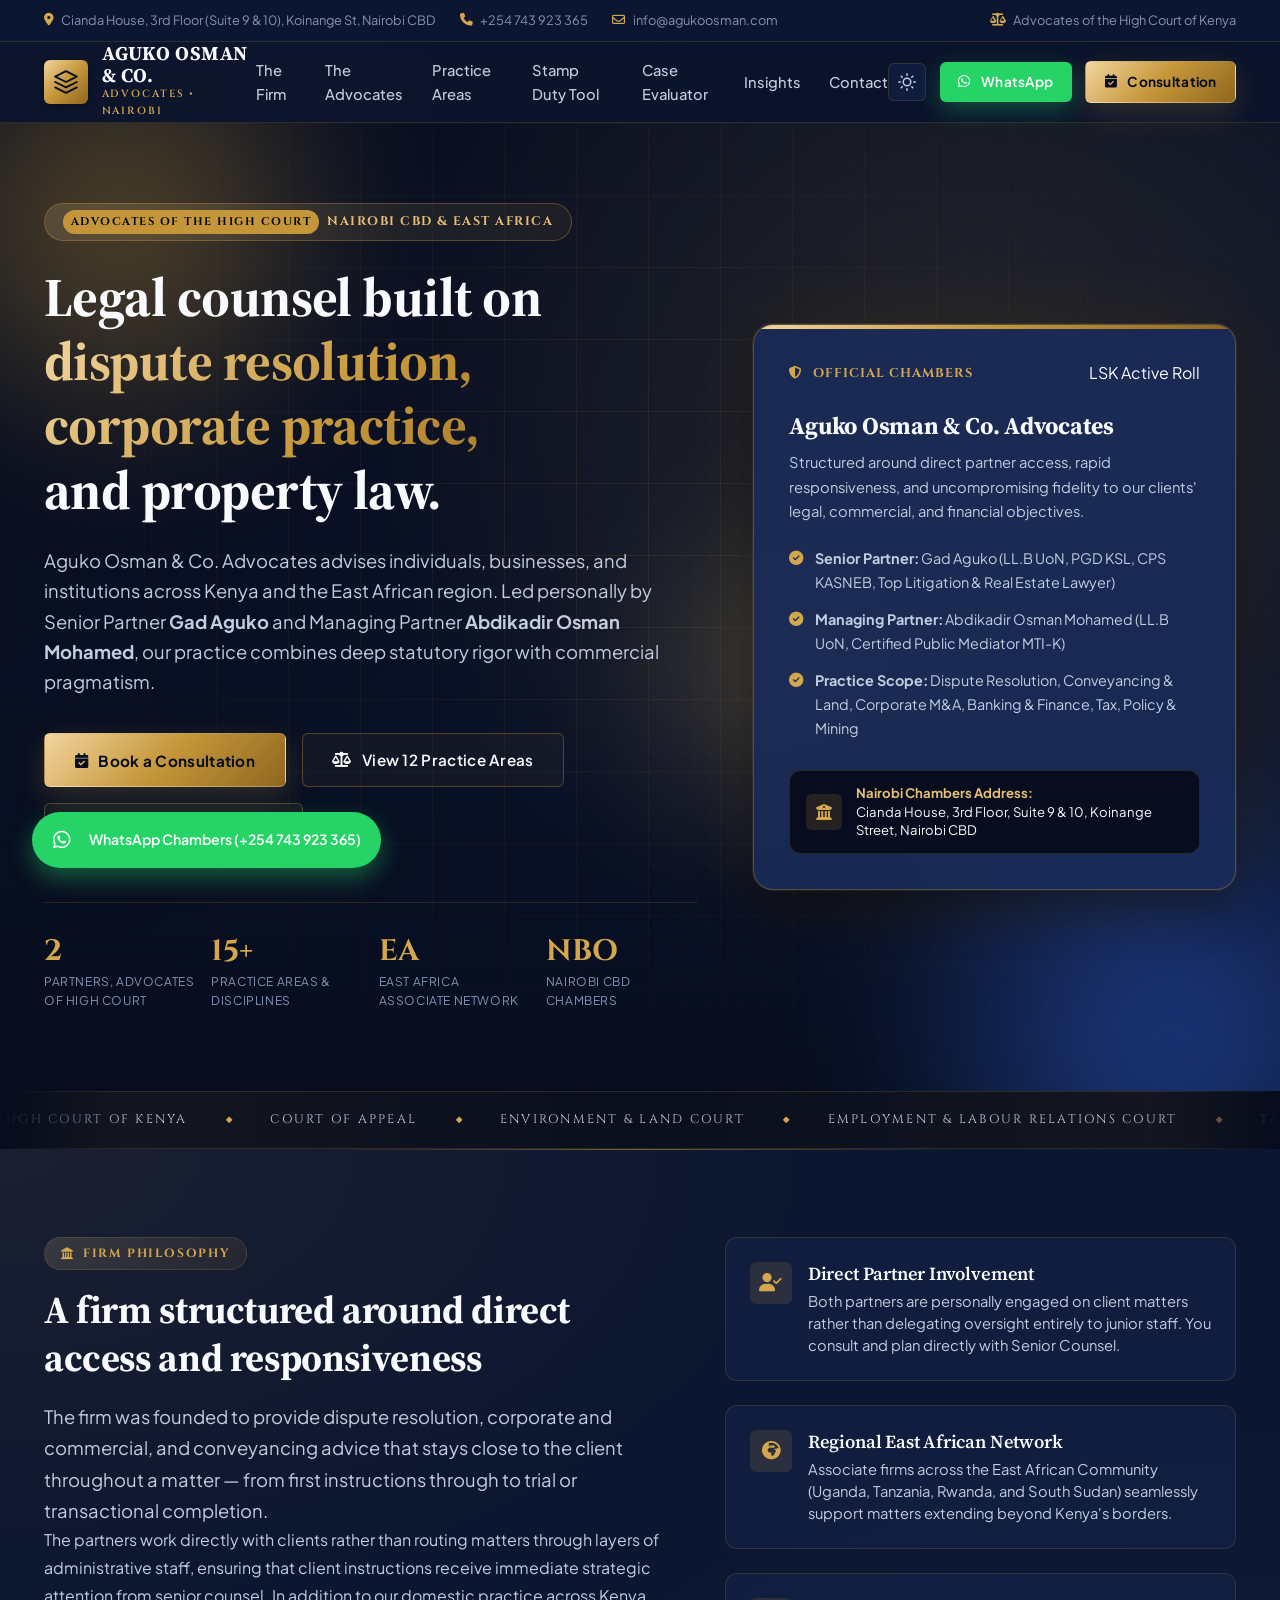
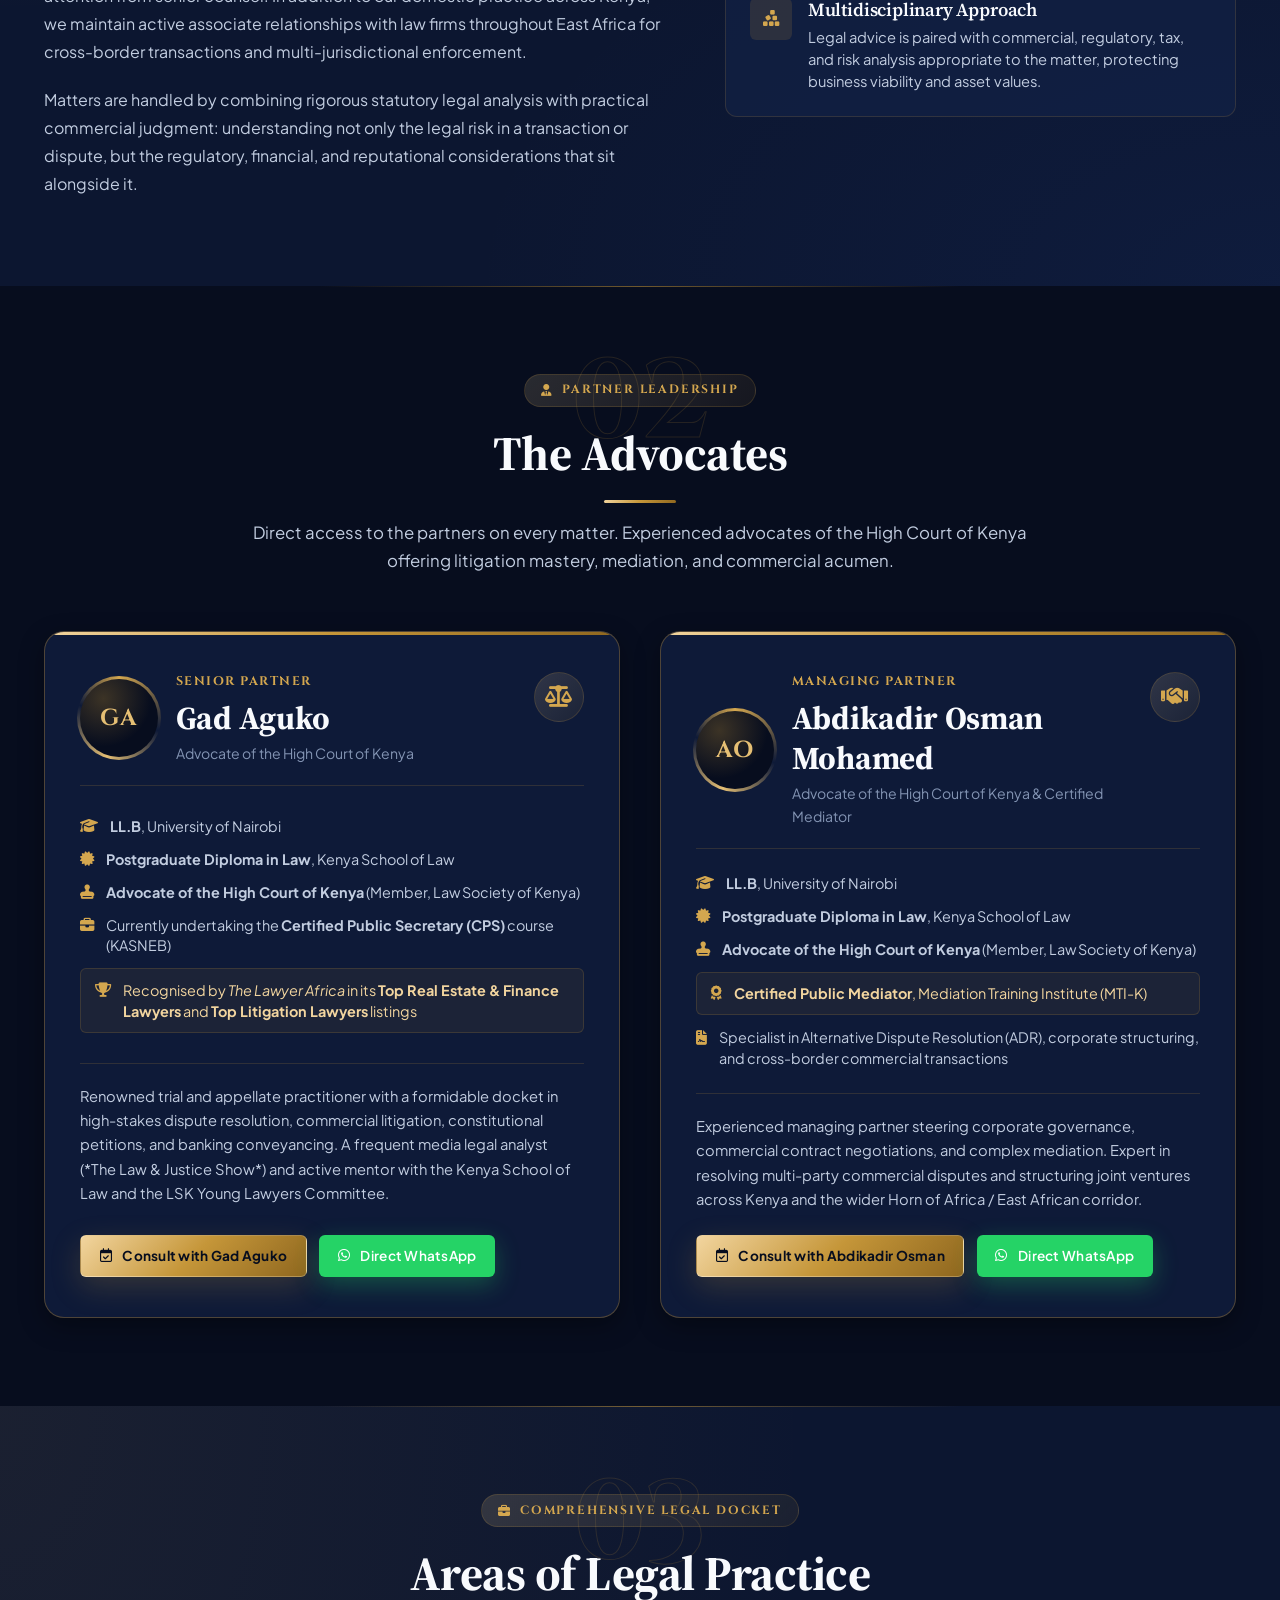
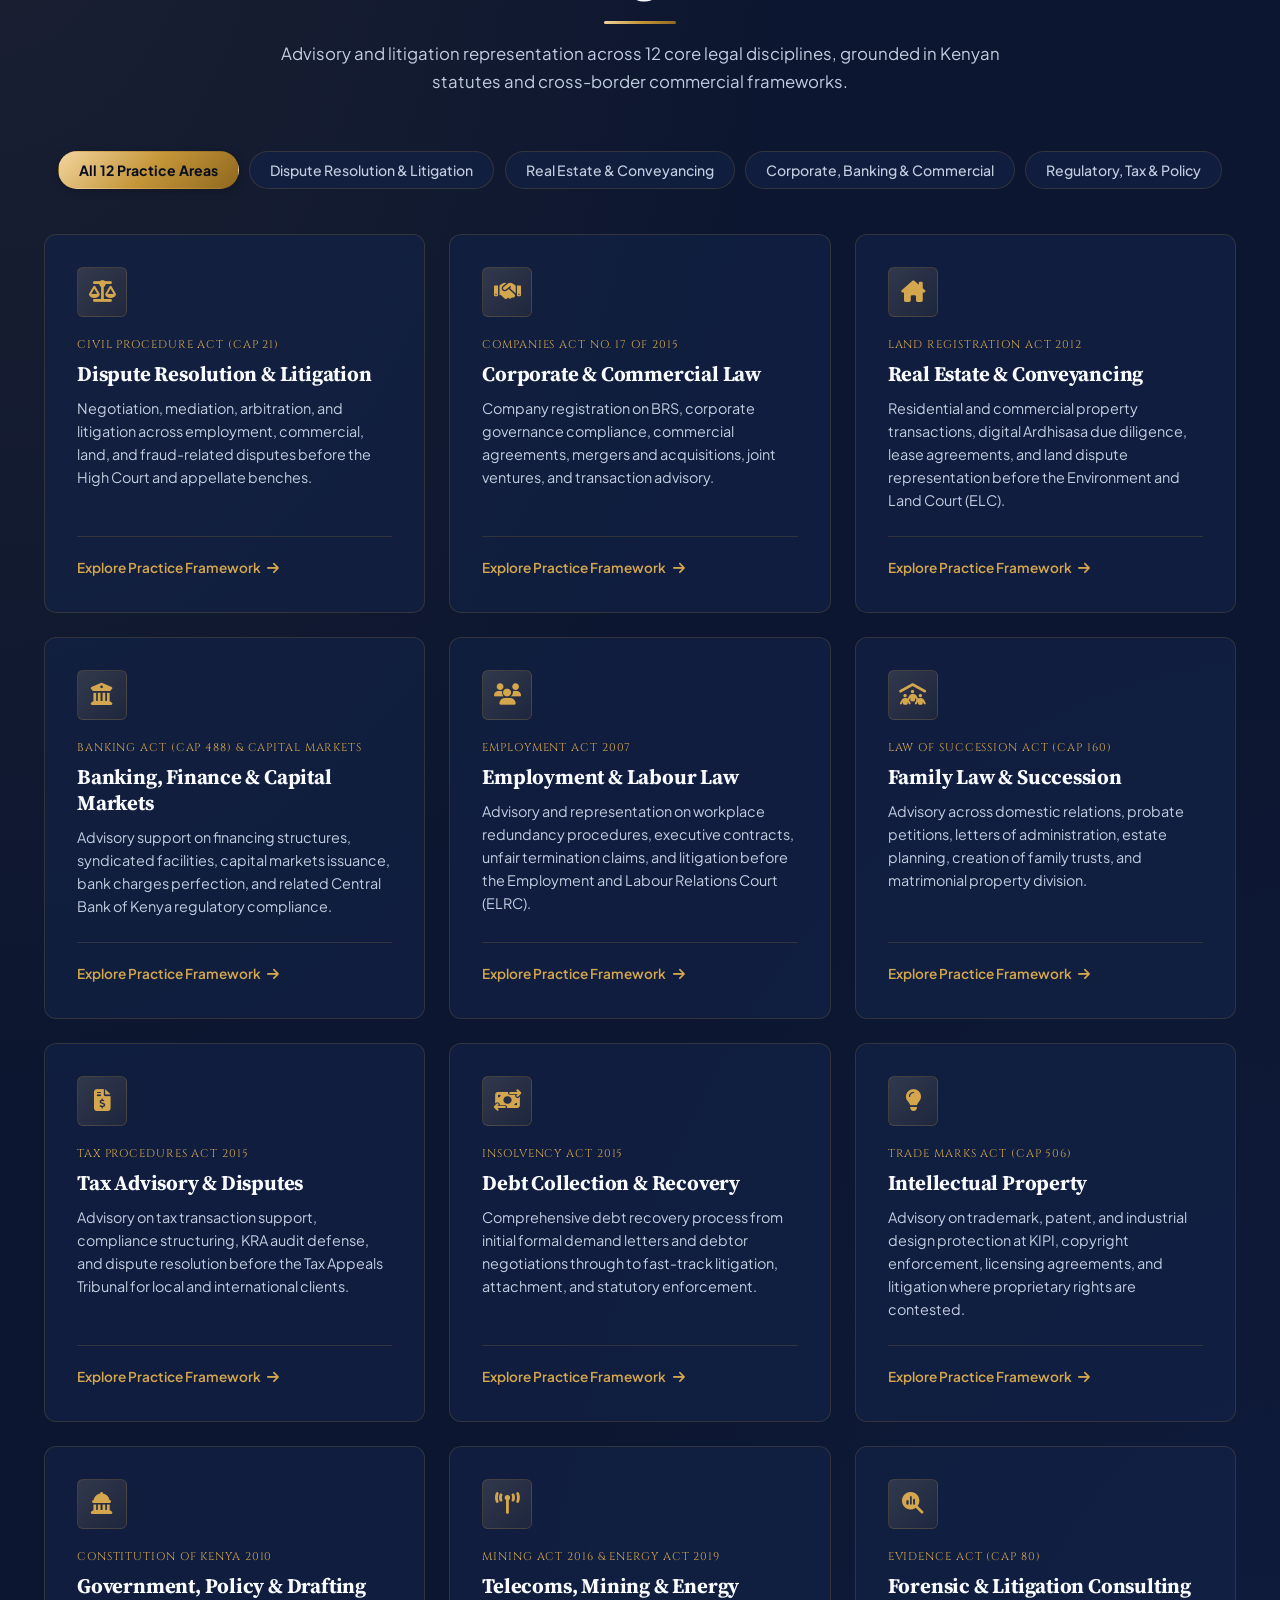
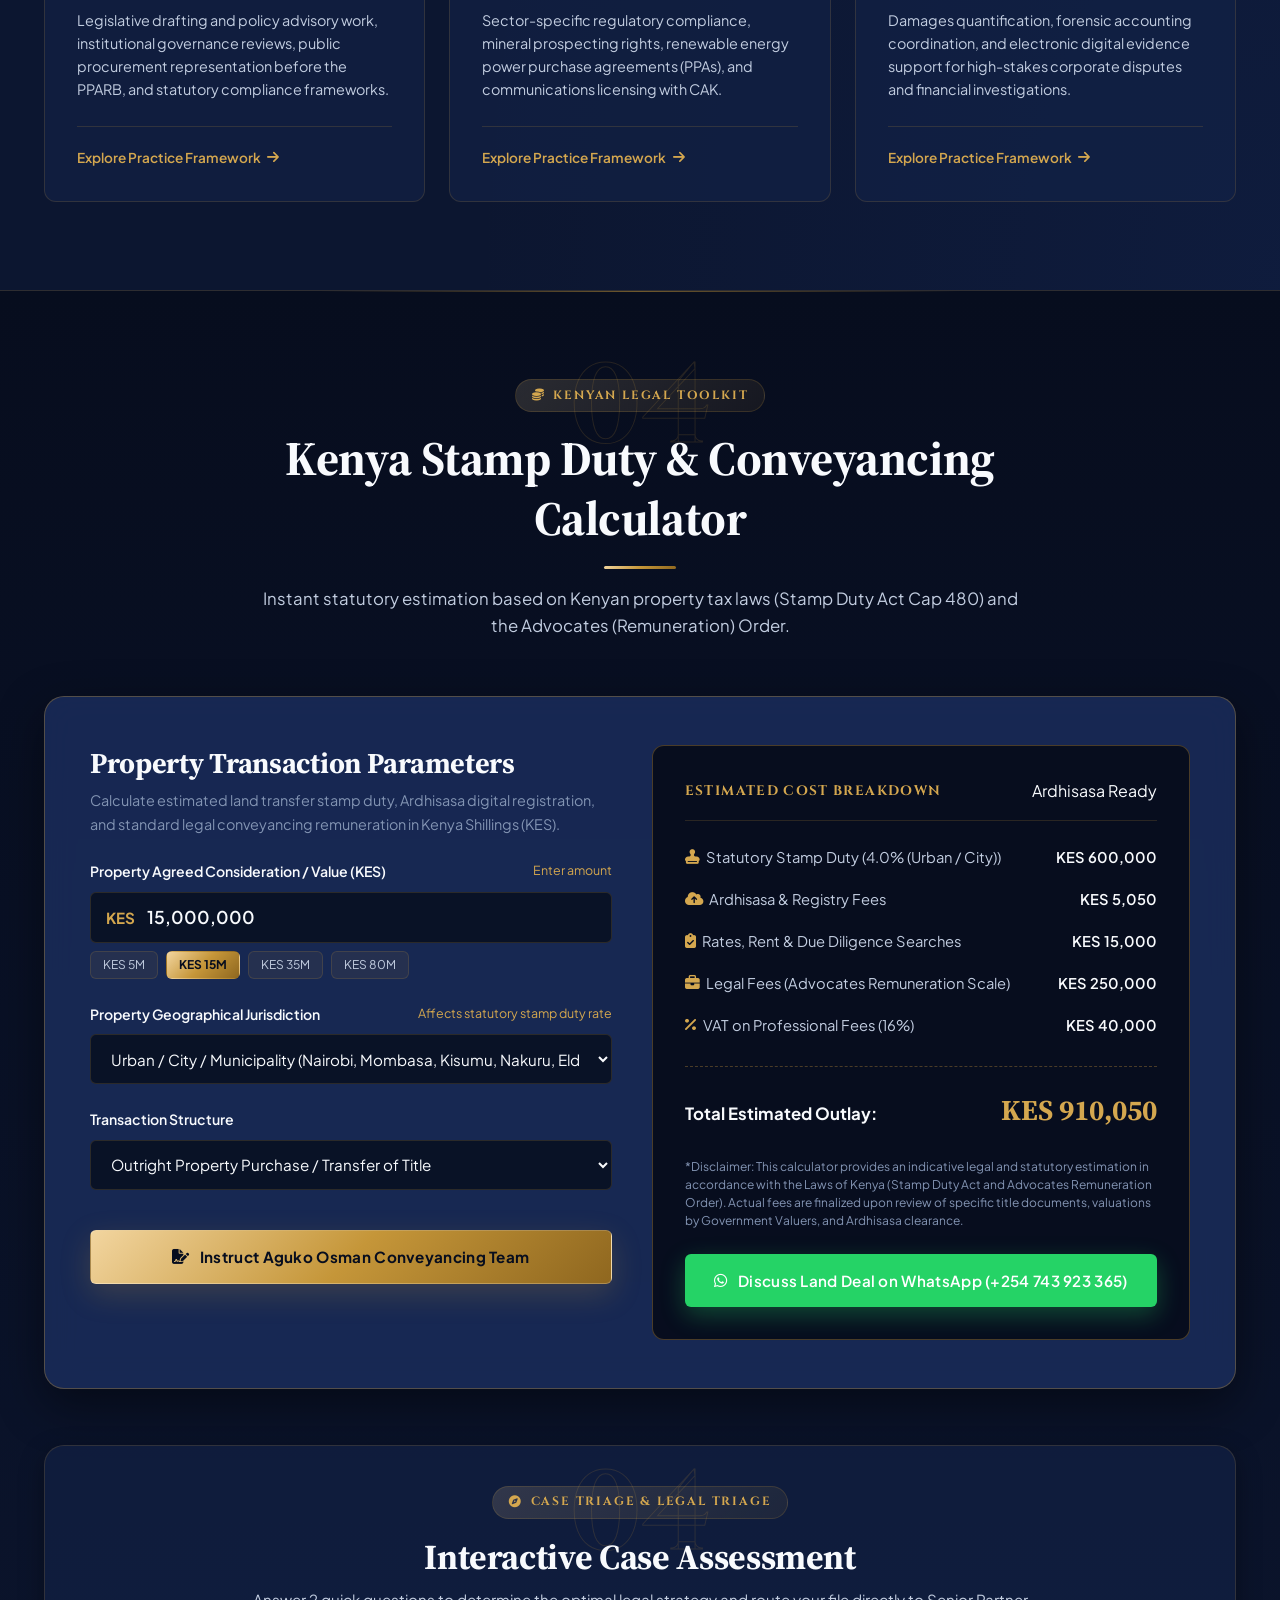
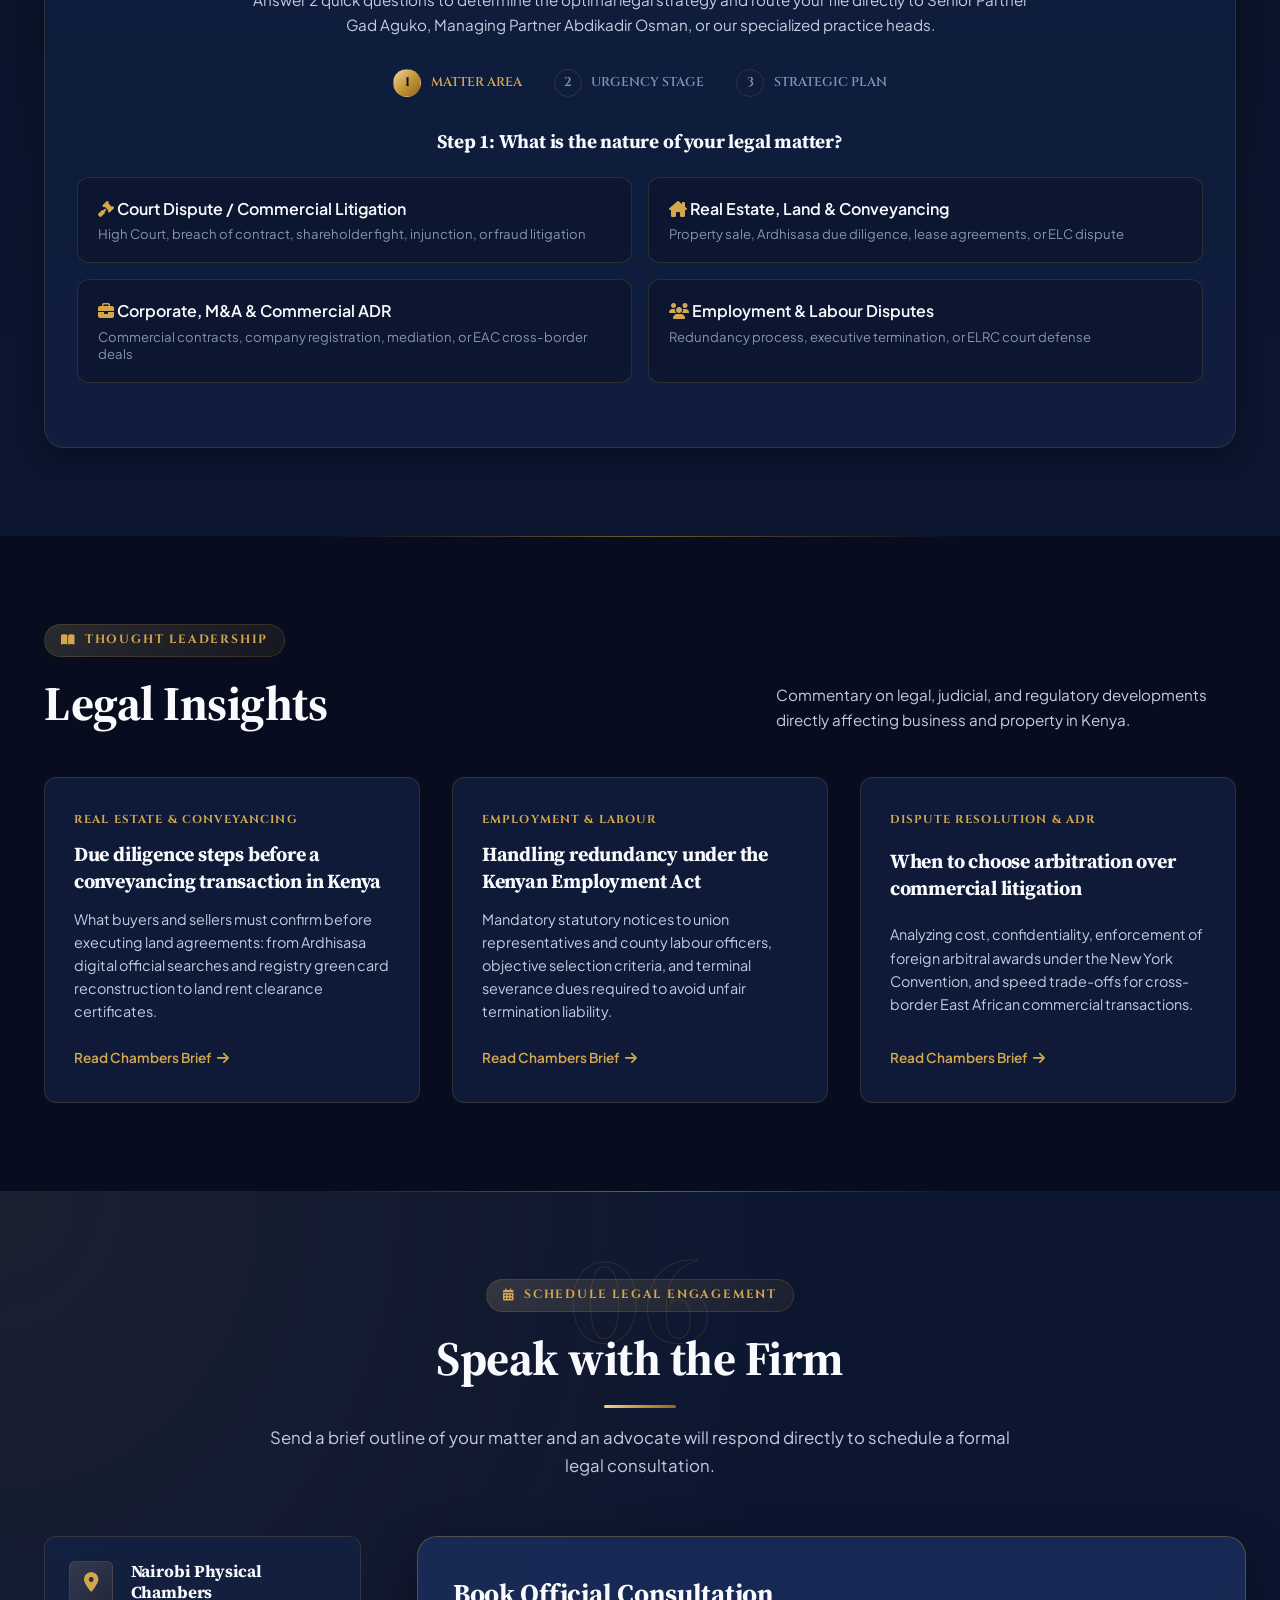
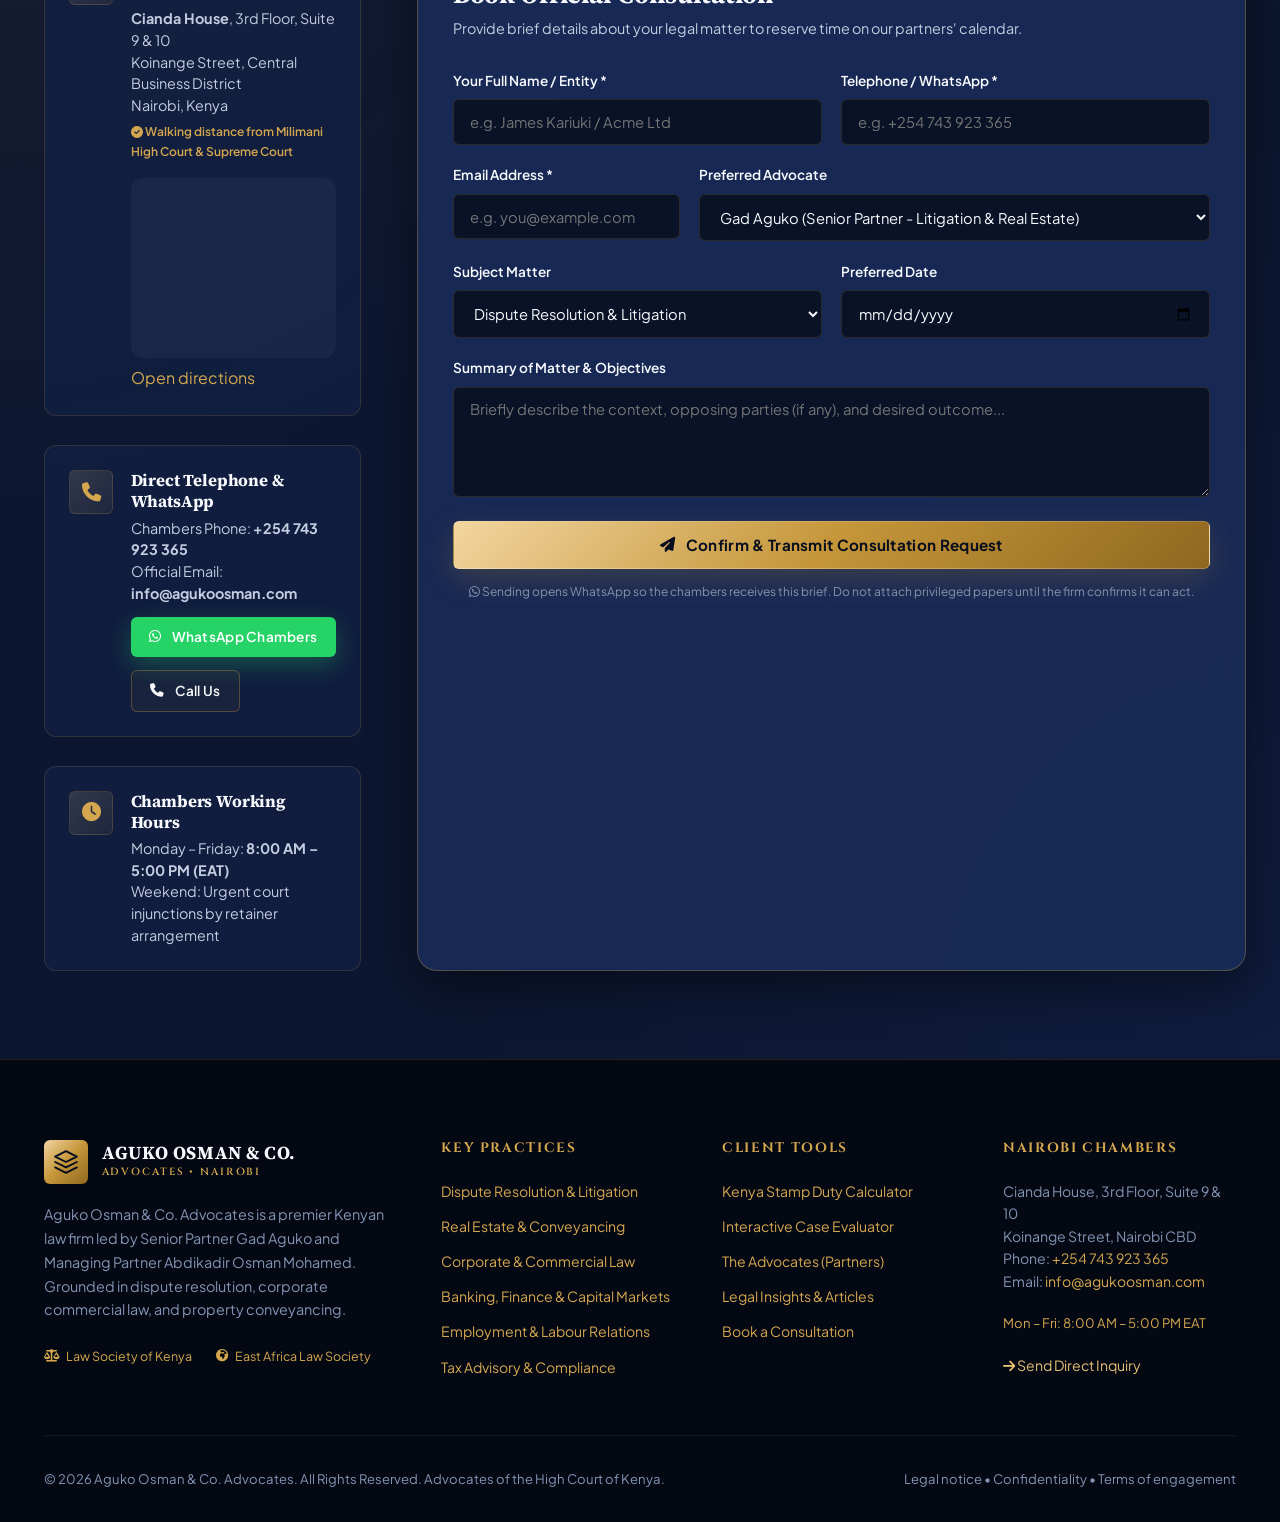
<file: index.html>
<!DOCTYPE html>
<html lang="en" data-theme="dark">
<head>
  <meta charset="UTF-8">
  <meta name="viewport" content="width=device-width, initial-scale=1.0">
  <meta name="description" content="Aguko Osman & Co. Advocates - Premier Nairobi law firm led by Senior Partner Gad Aguko and Managing Partner Abdikadir Osman Mohamed. Specializing in dispute resolution, corporate law, real estate & conveyancing, banking, and public interest litigation across Kenya and East Africa.">
  <meta name="keywords" content="Aguko Osman & Co Advocates, Gad Aguko, Abdikadir Osman Mohamed, Nairobi law firm, Kenyan advocates, High Court of Kenya, real estate conveyancing Kenya, Stamp Duty calculator Kenya, dispute resolution Nairobi, University of Nairobi Law">
  <meta name="author" content="Aguko Osman & Co. Advocates">
  <meta property="og:title" content="Aguko Osman & Co. Advocates | Nairobi">
  <meta property="og:description" content="Nairobi chambers for dispute resolution, corporate work, and conveyancing. Call or WhatsApp +254 743 923 365.">
  <meta property="og:type" content="website">
  <meta property="og:locale" content="en_KE">
  <title>Aguko Osman & Co. Advocates | Nairobi Law Firm & Advocate Gad Aguko</title>
  <link rel="icon" href="data:image/svg+xml,%3Csvg xmlns='http://www.w3.org/2000/svg' viewBox='0 0 64 64'%3E%3Crect width='64' height='64' rx='14' fill='%23140f09'/%3E%3Ctext x='32' y='42' text-anchor='middle' font-family='Georgia' font-size='22' fill='%23e8c56b'%3EAO%3C/text%3E%3C/svg%3E">

  <!-- Google Fonts -->
  <link rel="preconnect" href="https://fonts.googleapis.com">
  <link rel="preconnect" href="https://fonts.gstatic.com" crossorigin>
  <link href="https://fonts.googleapis.com/css2?family=Cinzel:wght@500;600;700;800&family=Playfair+Display:ital,wght@0,500;0,600;0,700;0,800;1,500;1,600&family=Plus+Jakarta+Sans:wght@300;400;500;600;700&family=Source+Serif+4:ital,opsz,wght@0,8..60,400;0,8..60,500;0,8..60,600;1,8..60,400&display=swap" rel="stylesheet">

  <!-- FontAwesome Icons -->
  <link rel="stylesheet" href="https://cdnjs.cloudflare.com/ajax/libs/font-awesome/6.5.1/css/all.min.css" integrity="sha512-DTOQO9RWCH3ppGqcWaEA1BIZOC6xxalwEsw9c2QQeAIftl+Vegovlnee1c9QX4TctnWMn13TZye+giMm8e2LwA==" crossorigin="anonymous" referrerpolicy="no-referrer" />

  <!-- Custom Stylesheet -->
  <link rel="stylesheet" href="styles.css">

  <!-- Structured Data / SEO Schema -->
  <script type="application/ld+json">
  {
    "@context": "https://schema.org",
    "@type": "LegalService",
    "name": "Aguko Osman & Co. Advocates",
    "description": "Leading full-service law firm in Nairobi, Kenya providing dispute resolution, corporate law, conveyancing, and constitutional advocacy. Senior Partner: Advocate Gad Aguko; Managing Partner: Advocate Abdikadir Osman Mohamed.",
    "address": {
      "@type": "PostalAddress",
      "streetAddress": "Cianda House, 3rd Floor, Suite 9 & 10, Koinange Street",
      "addressLocality": "Nairobi",
      "addressRegion": "Nairobi County",
      "addressCountry": "KE"
    },
    "telephone": "+254743923365",
    "email": "info@agukoosman.com",
    "founder": [
      {
        "@type": "Person",
        "name": "Gad Aguko",
        "jobTitle": "Senior Partner & Advocate of the High Court of Kenya"
      },
      {
        "@type": "Person",
        "name": "Abdikadir Osman Mohamed",
        "jobTitle": "Managing Partner & Advocate of the High Court of Kenya"
      }
    ],
    "openingHours": "Mo-Fr 08:00-17:00",
    "priceRange": "$$"
  }
  </script>
</head>
<body>

  <!-- -----------------------------------------------------------------------
       Top Bar: Location, Contact & Working Hours
       ----------------------------------------------------------------------- -->
  <div class="topbar">
    <div class="container topbar-content">
      <div class="topbar-items">
        <div class="topbar-item">
          <i class="fa-solid fa-location-dot"></i>
          <span>Cianda House, 3rd Floor (Suite 9 & 10), Koinange St, Nairobi CBD</span>
        </div>
        <div class="topbar-item">
          <i class="fa-solid fa-phone"></i>
          <a href="tel:+254743923365" style="color: inherit;">+254 743 923 365</a>
        </div>
        <div class="topbar-item topbar-item-wide">
          <i class="fa-regular fa-envelope"></i>
          <a href="mailto:info@agukoosman.com" style="color: inherit;">info@agukoosman.com</a>
        </div>
      </div>
      <div class="topbar-items">
        <div class="topbar-item">
          <i class="fa-solid fa-scale-balanced"></i>
          <span>Advocates of the High Court of Kenya</span>
        </div>
      </div>
    </div>
  </div>

  <!-- -----------------------------------------------------------------------
       Header & Navigation
       ----------------------------------------------------------------------- -->
  <header class="header" id="mainHeader">
    <div class="container navbar">
      <!-- Brand Logo -->
      <a href="#hero" class="logo-link" id="brandLogoLink">
        <div class="logo-crest">
          <svg viewBox="0 0 24 24" fill="none" stroke="currentColor" stroke-width="1.8" stroke-linecap="round" stroke-linejoin="round">
            <path d="M12 2L2 7l10 5 10-5-10-5z"></path>
            <path d="M2 17l10 5 10-5"></path>
            <path d="M2 12l10 5 10-5"></path>
          </svg>
        </div>
        <div class="logo-text">
          <span class="logo-title">AGUKO OSMAN & CO.</span>
          <span class="logo-subtitle">ADVOCATES &bull; NAIROBI</span>
        </div>
      </a>

      <!-- Desktop Navigation -->
      <nav class="nav-links" id="desktopNavLinks">
        <a href="#about" class="nav-link">The Firm</a>
        <a href="#advocates" class="nav-link">The Advocates</a>
        <a href="#practice-areas" class="nav-link">Practice Areas</a>
        <a href="#calculator" class="nav-link">Stamp Duty Tool</a>
        <a href="#assessment" class="nav-link">Case Evaluator</a>
        <a href="#insights" class="nav-link">Insights</a>
        <a href="#contact" class="nav-link">Contact</a>
      </nav>

      <!-- Action Buttons -->
      <div class="nav-actions">
        <!-- Theme Toggle -->
        <button type="button" class="theme-toggle" id="themeToggleBtn" aria-label="Toggle dark/light mode">
          <i class="fa-solid fa-sun"></i>
        </button>

        <!-- WhatsApp Quick Action -->
        <a href="https://wa.me/254743923365?text=Hello%20Aguko%20Osman%20%26%20Co.%20Advocates,%20I%20would%20like%20to%20inquire%20about%20legal%20counsel." target="_blank" rel="noopener noreferrer" class="btn btn-whatsapp btn-sm" id="navWhatsappBtn">
          <i class="fa-brands fa-whatsapp"></i>
          <span>WhatsApp</span>
        </a>

        <!-- Consultation CTA -->
        <a href="#consultation" class="btn btn-gold btn-sm" id="navConsultBtn">
          <i class="fa-solid fa-calendar-check"></i>
          <span>Consultation</span>
        </a>

        <!-- Mobile Menu Hamburger -->
        <button type="button" class="mobile-menu-btn" id="mobileMenuBtn" aria-label="Open mobile navigation menu" aria-expanded="false" aria-controls="mobileNavDrawer">
          <i class="fa-solid fa-bars"></i>
        </button>
      </div>
    </div>
  </header>

  <!-- Mobile Drawer Menu -->
  <div class="mobile-nav-drawer" id="mobileNavDrawer">
    <div class="mobile-nav-header">
      <div class="logo-text">
        <span class="logo-title" style="font-size: 1.1rem;">AGUKO OSMAN & CO.</span>
        <span class="logo-subtitle">ADVOCATES &bull; NAIROBI</span>
      </div>
      <button type="button" class="modal-close-btn" id="closeMobileNav" aria-label="Close navigation">
        <i class="fa-solid fa-xmark"></i>
      </button>
    </div>
    <nav class="mobile-nav-links">
      <a href="#hero" class="mobile-nav-link">Home</a>
      <a href="#about" class="mobile-nav-link">About The Firm</a>
      <a href="#advocates" class="mobile-nav-link">The Advocates (Partners)</a>
      <a href="#practice-areas" class="mobile-nav-link">12 Practice Areas</a>
      <a href="#calculator" class="mobile-nav-link">Kenya Stamp Duty Tool</a>
      <a href="#assessment" class="mobile-nav-link">Interactive Case Assessment</a>
      <a href="#insights" class="mobile-nav-link">Legal Insights</a>
      <a href="#consultation" class="mobile-nav-link">Book Consultation</a>
      <a href="#contact" class="mobile-nav-link">Contact & Location</a>
    </nav>
    <div style="margin-top: auto; display: flex; flex-direction: column; gap: 0.8rem;">
      <a href="https://wa.me/254743923365?text=Hello%20Aguko%20Osman%20%26%20Co.%20Advocates,%20I%20would%20like%20to%20inquire%20about%20legal%20representation." target="_blank" rel="noopener noreferrer" class="btn btn-whatsapp" style="width: 100%;">
        <i class="fa-brands fa-whatsapp"></i>
        <span>Chat on WhatsApp (+254 743 923 365)</span>
      </a>
      <a href="tel:+254743923365" class="btn btn-outline" style="width: 100%;">
        <i class="fa-solid fa-phone"></i>
        <span>Call Chambers Directly</span>
      </a>
    </div>
  </div>
  <div class="drawer-overlay" id="drawerOverlay"></div>

  <!-- -----------------------------------------------------------------------
       Hero Section
       ----------------------------------------------------------------------- -->
  <section class="hero-section" id="hero">
    <div class="hero-bg-overlay"></div>
    <div class="hero-pattern"></div>
    <div class="hero-orb hero-orb-1" aria-hidden="true"></div>
    <div class="hero-orb hero-orb-2" aria-hidden="true"></div>
    <div class="hero-orb hero-orb-3" aria-hidden="true"></div>
    <div class="hero-grid-lines" aria-hidden="true"></div>
    <div class="container hero-grid">
      <!-- Left Hero Column -->
      <div class="hero-content-col">
        <div class="hero-tag">
          <span class="badge-pill">ADVOCATES OF THE HIGH COURT</span>
          <span>Nairobi CBD & East Africa</span>
        </div>
        <h1 class="hero-title">
          Legal counsel built on <br>
          <span class="text-gold-gradient">dispute resolution, corporate practice,</span> and property law.
        </h1>
        <p class="hero-subtitle">
          Aguko Osman & Co. Advocates advises individuals, businesses, and institutions across Kenya and the East African region. Led personally by Senior Partner <strong>Gad Aguko</strong> and Managing Partner <strong>Abdikadir Osman Mohamed</strong>, our practice combines deep statutory rigor with commercial pragmatism.
        </p>

        <div class="hero-cta-group">
          <a href="#consultation" class="btn btn-gold" id="heroConsultCTA">
            <i class="fa-solid fa-calendar-check"></i>
            <span>Book a Consultation</span>
          </a>
          <a href="#practice-areas" class="btn btn-outline" id="heroPracticeCTA">
            <i class="fa-solid fa-scale-balanced"></i>
            <span>View 12 Practice Areas</span>
          </a>
          <a href="#calculator" class="btn btn-outline" id="heroCalcCTA">
            <i class="fa-solid fa-calculator"></i>
            <span>Kenya Stamp Duty Tool</span>
          </a>
        </div>

        <div class="hero-stats">
          <div class="stat-item">
            <span class="stat-number">2</span>
            <span class="stat-label">Partners, Advocates of High Court</span>
          </div>
          <div class="stat-item">
            <span class="stat-number">15+</span>
            <span class="stat-label">Practice Areas & Disciplines</span>
          </div>
          <div class="stat-item">
            <span class="stat-number">EA</span>
            <span class="stat-label">East Africa Associate Network</span>
          </div>
          <div class="stat-item">
            <span class="stat-number">NBO</span>
            <span class="stat-label">Nairobi CBD Chambers</span>
          </div>
        </div>
      </div>

      <!-- Right Hero Column: Chambers Profile Card -->
      <div class="hero-card-col">
        <div class="hero-card">
          <div class="card-header-badge">
            <div class="card-seal">
              <i class="fa-solid fa-shield-halved"></i>
              <span>Official Chambers</span>
            </div>
            <span class="advocate-pill">LSK Active Roll</span>
          </div>

          <h3>Aguko Osman & Co. Advocates</h3>
          <p class="hero-card-desc">
            Structured around direct partner access, rapid responsiveness, and uncompromising fidelity to our clients' legal, commercial, and financial objectives.
          </p>

          <div class="card-features-list">
            <div class="card-feature">
              <i class="fa-solid fa-circle-check"></i>
              <span><strong>Senior Partner:</strong> Gad Aguko (LL.B UoN, PGD KSL, CPS KASNEB, Top Litigation & Real Estate Lawyer)</span>
            </div>
            <div class="card-feature">
              <i class="fa-solid fa-circle-check"></i>
              <span><strong>Managing Partner:</strong> Abdikadir Osman Mohamed (LL.B UoN, Certified Public Mediator MTI-K)</span>
            </div>
            <div class="card-feature">
              <i class="fa-solid fa-circle-check"></i>
              <span><strong>Practice Scope:</strong> Dispute Resolution, Conveyancing & Land, Corporate M&A, Banking & Finance, Tax, Policy & Mining</span>
            </div>
          </div>

          <div class="card-location-badge">
            <div class="card-location-icon">
              <i class="fa-solid fa-building-columns"></i>
            </div>
            <div class="card-location-text">
              <strong>Nairobi Chambers Address:</strong>
              Cianda House, 3rd Floor, Suite 9 & 10, Koinange Street, Nairobi CBD
            </div>
          </div>
        </div>
      </div>
    </div>
  </section>

  <!-- Forums the firm appears before -->
  <div class="forum-marquee" aria-label="Courts and tribunals the firm appears before">
    <div class="forum-track">
      <span>High Court of Kenya</span><i class="fa-solid fa-diamond"></i>
      <span>Court of Appeal</span><i class="fa-solid fa-diamond"></i>
      <span>Environment &amp; Land Court</span><i class="fa-solid fa-diamond"></i>
      <span>Employment &amp; Labour Relations Court</span><i class="fa-solid fa-diamond"></i>
      <span>Tax Appeals Tribunal</span><i class="fa-solid fa-diamond"></i>
      <span>Public Procurement Administrative Review Board</span><i class="fa-solid fa-diamond"></i>
      <span>Nairobi Centre for International Arbitration</span><i class="fa-solid fa-diamond"></i>
      <span>Business Registration Service</span><i class="fa-solid fa-diamond"></i>
      <span>Ardhisasa Land Registry</span><i class="fa-solid fa-diamond"></i>
      <span>Kenya Industrial Property Institute</span><i class="fa-solid fa-diamond"></i>
    </div>
    <div class="forum-track" aria-hidden="true">
      <span>High Court of Kenya</span><i class="fa-solid fa-diamond"></i>
      <span>Court of Appeal</span><i class="fa-solid fa-diamond"></i>
      <span>Environment &amp; Land Court</span><i class="fa-solid fa-diamond"></i>
      <span>Employment &amp; Labour Relations Court</span><i class="fa-solid fa-diamond"></i>
      <span>Tax Appeals Tribunal</span><i class="fa-solid fa-diamond"></i>
      <span>Public Procurement Administrative Review Board</span><i class="fa-solid fa-diamond"></i>
      <span>Nairobi Centre for International Arbitration</span><i class="fa-solid fa-diamond"></i>
      <span>Business Registration Service</span><i class="fa-solid fa-diamond"></i>
      <span>Ardhisasa Land Registry</span><i class="fa-solid fa-diamond"></i>
      <span>Kenya Industrial Property Institute</span><i class="fa-solid fa-diamond"></i>
    </div>
  </div>

  <!-- -----------------------------------------------------------------------
       The Firm: Structured Around Access & Responsiveness
       ----------------------------------------------------------------------- -->
  <section class="section section-darker" id="about">
    <div class="container">
      <div class="about-grid">
        <div class="lead-col">
          <div class="section-tag">
            <i class="fa-solid fa-landmark"></i>
            <span>Firm Philosophy</span>
          </div>
          <h2 style="font-size: 2.4rem; margin-bottom: 1.2rem;">A firm structured around direct access and responsiveness</h2>
          <p class="lead">
            The firm was founded to provide dispute resolution, corporate and commercial, and conveyancing advice that stays close to the client throughout a matter — from first instructions through to trial or transactional completion.
          </p>
          <p style="color: var(--text-secondary); margin-bottom: 1.2rem; line-height: 1.75;">
            The partners work directly with clients rather than routing matters through layers of administrative staff, ensuring that client instructions receive immediate strategic attention from senior counsel. In addition to our domestic practice across Kenya, we maintain active associate relationships with law firms throughout East Africa for cross-border transactions and multi-jurisdictional enforcement.
          </p>
          <p style="color: var(--text-secondary); line-height: 1.75;">
            Matters are handled by combining rigorous statutory legal analysis with practical commercial judgment: understanding not only the legal risk in a transaction or dispute, but the regulatory, financial, and reputational considerations that sit alongside it.
          </p>
        </div>

        <div class="pillars">
          <div class="pillar-card" style="padding: 1.5rem;">
            <div class="pillar-icon">
              <i class="fa-solid fa-user-check"></i>
            </div>
            <div>
              <h3 class="pillar-title" style="font-size: 1.15rem;">Direct Partner Involvement</h3>
              <p class="pillar-desc" style="font-size: 0.92rem;">
                Both partners are personally engaged on client matters rather than delegating oversight entirely to junior staff. You consult and plan directly with Senior Counsel.
              </p>
            </div>
          </div>

          <div class="pillar-card" style="padding: 1.5rem;">
            <div class="pillar-icon">
              <i class="fa-solid fa-earth-africa"></i>
            </div>
            <div>
              <h3 class="pillar-title" style="font-size: 1.15rem;">Regional East African Network</h3>
              <p class="pillar-desc" style="font-size: 0.92rem;">
                Associate firms across the East African Community (Uganda, Tanzania, Rwanda, and South Sudan) seamlessly support matters extending beyond Kenya's borders.
              </p>
            </div>
          </div>

          <div class="pillar-card" style="padding: 1.5rem;">
            <div class="pillar-icon">
              <i class="fa-solid fa-cubes-stacked"></i>
            </div>
            <div>
              <h3 class="pillar-title" style="font-size: 1.15rem;">Multidisciplinary Approach</h3>
              <p class="pillar-desc" style="font-size: 0.92rem;">
                Legal advice is paired with commercial, regulatory, tax, and risk analysis appropriate to the matter, protecting business viability and asset values.
              </p>
            </div>
          </div>
        </div>
      </div>
    </div>
  </section>

  <!-- -----------------------------------------------------------------------
       The Advocates: Gad Aguko & Abdikadir Osman Mohamed
       ----------------------------------------------------------------------- -->
  <section class="section" id="advocates">
    <div class="container">
      <div class="section-header">
        <div class="section-tag">
          <i class="fa-solid fa-user-tie"></i>
          <span>Partner Leadership</span>
        </div>
        <h2 class="section-title">The Advocates</h2>
        <p class="section-desc">
          Direct access to the partners on every matter. Experienced advocates of the High Court of Kenya offering litigation mastery, mediation, and commercial acumen.
        </p>
      </div>

      <div class="advocates-dual-grid">
        <!-- Partner 1: Gad Aguko -->
        <div class="advocate-showcase-card">
          <div class="advocate-header-row">
            <div class="advocate-identity">
              <div class="advocate-monogram" aria-hidden="true"><span>GA</span></div>
              <div>
              <div class="team-role-tag">Senior Partner</div>
              <h3 class="advocate-name">Gad Aguko</h3>
              <div class="advocate-title-sub">Advocate of the High Court of Kenya</div>
              </div>
            </div>
            <div class="advocate-seal-badge">
              <i class="fa-solid fa-scale-balanced"></i>
            </div>
          </div>

          <div class="advocate-credentials-list">
            <div class="credential-item">
              <i class="fa-solid fa-graduation-cap"></i>
              <span><strong>LL.B</strong>, University of Nairobi</span>
            </div>
            <div class="credential-item">
              <i class="fa-solid fa-certificate"></i>
              <span><strong>Postgraduate Diploma in Law</strong>, Kenya School of Law</span>
            </div>
            <div class="credential-item">
              <i class="fa-solid fa-stamp"></i>
              <span><strong>Advocate of the High Court of Kenya</strong> (Member, Law Society of Kenya)</span>
            </div>
            <div class="credential-item">
              <i class="fa-solid fa-briefcase"></i>
              <span>Currently undertaking the <strong>Certified Public Secretary (CPS)</strong> course (KASNEB)</span>
            </div>
            <div class="credential-item highlight-cred">
              <i class="fa-solid fa-trophy"></i>
              <span>Recognised by <em>The Lawyer Africa</em> in its <strong>Top Real Estate & Finance Lawyers</strong> and <strong>Top Litigation Lawyers</strong> listings</span>
            </div>
          </div>

          <p class="advocate-bio-summary">
            Renowned trial and appellate practitioner with a formidable docket in high-stakes dispute resolution, commercial litigation, constitutional petitions, and banking conveyancing. A frequent media legal analyst (*The Law & Justice Show*) and active mentor with the Kenya School of Law and the LSK Young Lawyers Committee.
          </p>

          <div style="margin-top: 1.5rem; display: flex; gap: 0.8rem; flex-wrap: wrap;">
            <a href="#consultation" class="btn btn-gold btn-sm">
              <i class="fa-regular fa-calendar-check"></i>
              <span>Consult with Gad Aguko</span>
            </a>
            <a href="https://wa.me/254743923365?text=Hello%20Advocate%20Gad%20Aguko,%20I%20would%20like%20to%20consult%20on%20a%20legal%20matter." target="_blank" rel="noopener noreferrer" class="btn btn-whatsapp btn-sm">
              <i class="fa-brands fa-whatsapp"></i>
              <span>Direct WhatsApp</span>
            </a>
          </div>
        </div>

        <!-- Partner 2: Abdikadir Osman Mohamed -->
        <div class="advocate-showcase-card">
          <div class="advocate-header-row">
            <div class="advocate-identity">
              <div class="advocate-monogram" aria-hidden="true"><span>AO</span></div>
              <div>
              <div class="team-role-tag">Managing Partner</div>
              <h3 class="advocate-name">Abdikadir Osman Mohamed</h3>
              <div class="advocate-title-sub">Advocate of the High Court of Kenya & Certified Mediator</div>
              </div>
            </div>
            <div class="advocate-seal-badge">
              <i class="fa-solid fa-handshake"></i>
            </div>
          </div>

          <div class="advocate-credentials-list">
            <div class="credential-item">
              <i class="fa-solid fa-graduation-cap"></i>
              <span><strong>LL.B</strong>, University of Nairobi</span>
            </div>
            <div class="credential-item">
              <i class="fa-solid fa-certificate"></i>
              <span><strong>Postgraduate Diploma in Law</strong>, Kenya School of Law</span>
            </div>
            <div class="credential-item">
              <i class="fa-solid fa-stamp"></i>
              <span><strong>Advocate of the High Court of Kenya</strong> (Member, Law Society of Kenya)</span>
            </div>
            <div class="credential-item highlight-cred">
              <i class="fa-solid fa-award"></i>
              <span><strong>Certified Public Mediator</strong>, Mediation Training Institute (MTI-K)</span>
            </div>
            <div class="credential-item">
              <i class="fa-solid fa-file-contract"></i>
              <span>Specialist in Alternative Dispute Resolution (ADR), corporate structuring, and cross-border commercial transactions</span>
            </div>
          </div>

          <p class="advocate-bio-summary">
            Experienced managing partner steering corporate governance, commercial contract negotiations, and complex mediation. Expert in resolving multi-party commercial disputes and structuring joint ventures across Kenya and the wider Horn of Africa / East African corridor.
          </p>

          <div style="margin-top: 1.5rem; display: flex; gap: 0.8rem; flex-wrap: wrap;">
            <a href="#consultation" class="btn btn-gold btn-sm">
              <i class="fa-regular fa-calendar-check"></i>
              <span>Consult with Abdikadir Osman</span>
            </a>
            <a href="https://wa.me/254743923365?text=Hello%20Advocate%20Abdikadir%20Osman,%20I%20would%20like%20to%20consult%20on%20a%20commercial%20matter." target="_blank" rel="noopener noreferrer" class="btn btn-whatsapp btn-sm">
              <i class="fa-brands fa-whatsapp"></i>
              <span>Direct WhatsApp</span>
            </a>
          </div>
        </div>
      </div>
    </div>
  </section>

  <!-- -----------------------------------------------------------------------
       Practice Areas Showcase (12 Core Disciplines)
       ----------------------------------------------------------------------- -->
  <section class="section section-darker" id="practice-areas">
    <div class="container">
      <div class="section-header">
        <div class="section-tag">
          <i class="fa-solid fa-briefcase"></i>
          <span>Comprehensive Legal Docket</span>
        </div>
        <h2 class="section-title">Areas of Legal Practice</h2>
        <p class="section-desc">
          Advisory and litigation representation across 12 core legal disciplines, grounded in Kenyan statutes and cross-border commercial frameworks.
        </p>
      </div>

      <!-- Filter Bar -->
      <div class="practice-filter-bar">
        <button type="button" class="filter-btn active" data-filter="all">All 12 Practice Areas</button>
        <button type="button" class="filter-btn" data-filter="disputes">Dispute Resolution & Litigation</button>
        <button type="button" class="filter-btn" data-filter="property">Real Estate & Conveyancing</button>
        <button type="button" class="filter-btn" data-filter="corporate">Corporate, Banking & Commercial</button>
        <button type="button" class="filter-btn" data-filter="regulatory">Regulatory, Tax & Policy</button>
      </div>

      <!-- Practice Cards Grid: 12 Practice Areas -->
      <div class="practice-grid">
        <!-- 1. Dispute Resolution & Litigation -->
        <div class="practice-card" data-category="disputes">
          <div class="practice-card-top">
            <div class="practice-icon-box"><i class="fa-solid fa-scale-balanced"></i></div>
            <span class="practice-statute-tag">Civil Procedure Act (Cap 21)</span>
            <h3 class="practice-card-title">Dispute Resolution & Litigation</h3>
            <p class="practice-card-desc">
              Negotiation, mediation, arbitration, and litigation across employment, commercial, land, and fraud-related disputes before the High Court and appellate benches.
            </p>
          </div>
          <div class="practice-card-footer">
            <a href="#" class="practice-learn-more open-practice-modal" data-practice-key="litigation">
              <span>Explore Practice Framework</span>
              <i class="fa-solid fa-arrow-right"></i>
            </a>
          </div>
        </div>

        <!-- 2. Corporate & Commercial Law -->
        <div class="practice-card" data-category="corporate">
          <div class="practice-card-top">
            <div class="practice-icon-box"><i class="fa-solid fa-handshake"></i></div>
            <span class="practice-statute-tag">Companies Act No. 17 of 2015</span>
            <h3 class="practice-card-title">Corporate & Commercial Law</h3>
            <p class="practice-card-desc">
              Company registration on BRS, corporate governance compliance, commercial agreements, mergers and acquisitions, joint ventures, and transaction advisory.
            </p>
          </div>
          <div class="practice-card-footer">
            <a href="#" class="practice-learn-more open-practice-modal" data-practice-key="corporate">
              <span>Explore Practice Framework</span>
              <i class="fa-solid fa-arrow-right"></i>
            </a>
          </div>
        </div>

        <!-- 3. Real Estate & Conveyancing -->
        <div class="practice-card" data-category="property">
          <div class="practice-card-top">
            <div class="practice-icon-box"><i class="fa-solid fa-house-chimney"></i></div>
            <span class="practice-statute-tag">Land Registration Act 2012</span>
            <h3 class="practice-card-title">Real Estate & Conveyancing</h3>
            <p class="practice-card-desc">
              Residential and commercial property transactions, digital Ardhisasa due diligence, lease agreements, and land dispute representation before the Environment and Land Court (ELC).
            </p>
          </div>
          <div class="practice-card-footer">
            <a href="#" class="practice-learn-more open-practice-modal" data-practice-key="conveyancing">
              <span>Explore Practice Framework</span>
              <i class="fa-solid fa-arrow-right"></i>
            </a>
          </div>
        </div>

        <!-- 4. Banking, Finance & Capital Markets -->
        <div class="practice-card" data-category="corporate">
          <div class="practice-card-top">
            <div class="practice-icon-box"><i class="fa-solid fa-building-columns"></i></div>
            <span class="practice-statute-tag">Banking Act (Cap 488) & Capital Markets</span>
            <h3 class="practice-card-title">Banking, Finance & Capital Markets</h3>
            <p class="practice-card-desc">
              Advisory support on financing structures, syndicated facilities, capital markets issuance, bank charges perfection, and related Central Bank of Kenya regulatory compliance.
            </p>
          </div>
          <div class="practice-card-footer">
            <a href="#" class="practice-learn-more open-practice-modal" data-practice-key="banking">
              <span>Explore Practice Framework</span>
              <i class="fa-solid fa-arrow-right"></i>
            </a>
          </div>
        </div>

        <!-- 5. Employment & Labour -->
        <div class="practice-card" data-category="disputes">
          <div class="practice-card-top">
            <div class="practice-icon-box"><i class="fa-solid fa-users"></i></div>
            <span class="practice-statute-tag">Employment Act 2007</span>
            <h3 class="practice-card-title">Employment & Labour Law</h3>
            <p class="practice-card-desc">
              Advisory and representation on workplace redundancy procedures, executive contracts, unfair termination claims, and litigation before the Employment and Labour Relations Court (ELRC).
            </p>
          </div>
          <div class="practice-card-footer">
            <a href="#" class="practice-learn-more open-practice-modal" data-practice-key="employment">
              <span>Explore Practice Framework</span>
              <i class="fa-solid fa-arrow-right"></i>
            </a>
          </div>
        </div>

        <!-- 6. Family Law -->
        <div class="practice-card" data-category="regulatory">
          <div class="practice-card-top">
            <div class="practice-icon-box"><i class="fa-solid fa-people-roof"></i></div>
            <span class="practice-statute-tag">Law of Succession Act (Cap 160)</span>
            <h3 class="practice-card-title">Family Law & Succession</h3>
            <p class="practice-card-desc">
              Advisory across domestic relations, probate petitions, letters of administration, estate planning, creation of family trusts, and matrimonial property division.
            </p>
          </div>
          <div class="practice-card-footer">
            <a href="#" class="practice-learn-more open-practice-modal" data-practice-key="family">
              <span>Explore Practice Framework</span>
              <i class="fa-solid fa-arrow-right"></i>
            </a>
          </div>
        </div>

        <!-- 7. Tax Advisory -->
        <div class="practice-card" data-category="regulatory">
          <div class="practice-card-top">
            <div class="practice-icon-box"><i class="fa-solid fa-file-invoice-dollar"></i></div>
            <span class="practice-statute-tag">Tax Procedures Act 2015</span>
            <h3 class="practice-card-title">Tax Advisory & Disputes</h3>
            <p class="practice-card-desc">
              Advisory on tax transaction support, compliance structuring, KRA audit defense, and dispute resolution before the Tax Appeals Tribunal for local and international clients.
            </p>
          </div>
          <div class="practice-card-footer">
            <a href="#" class="practice-learn-more open-practice-modal" data-practice-key="tax">
              <span>Explore Practice Framework</span>
              <i class="fa-solid fa-arrow-right"></i>
            </a>
          </div>
        </div>

        <!-- 8. Debt Collection & Recovery -->
        <div class="practice-card" data-category="disputes">
          <div class="practice-card-top">
            <div class="practice-icon-box"><i class="fa-solid fa-money-bill-transfer"></i></div>
            <span class="practice-statute-tag">Insolvency Act 2015</span>
            <h3 class="practice-card-title">Debt Collection & Recovery</h3>
            <p class="practice-card-desc">
              Comprehensive debt recovery process from initial formal demand letters and debtor negotiations through to fast-track litigation, attachment, and statutory enforcement.
            </p>
          </div>
          <div class="practice-card-footer">
            <a href="#" class="practice-learn-more open-practice-modal" data-practice-key="debt">
              <span>Explore Practice Framework</span>
              <i class="fa-solid fa-arrow-right"></i>
            </a>
          </div>
        </div>

        <!-- 9. Intellectual Property -->
        <div class="practice-card" data-category="corporate">
          <div class="practice-card-top">
            <div class="practice-icon-box"><i class="fa-solid fa-lightbulb"></i></div>
            <span class="practice-statute-tag">Trade Marks Act (Cap 506)</span>
            <h3 class="practice-card-title">Intellectual Property</h3>
            <p class="practice-card-desc">
              Advisory on trademark, patent, and industrial design protection at KIPI, copyright enforcement, licensing agreements, and litigation where proprietary rights are contested.
            </p>
          </div>
          <div class="practice-card-footer">
            <a href="#" class="practice-learn-more open-practice-modal" data-practice-key="ip">
              <span>Explore Practice Framework</span>
              <i class="fa-solid fa-arrow-right"></i>
            </a>
          </div>
        </div>

        <!-- 10. Government, Policy & Legislative Drafting -->
        <div class="practice-card" data-category="regulatory">
          <div class="practice-card-top">
            <div class="practice-icon-box"><i class="fa-solid fa-landmark-dome"></i></div>
            <span class="practice-statute-tag">Constitution of Kenya 2010</span>
            <h3 class="practice-card-title">Government, Policy & Drafting</h3>
            <p class="practice-card-desc">
              Legislative drafting and policy advisory work, institutional governance reviews, public procurement representation before the PPARB, and statutory compliance frameworks.
            </p>
          </div>
          <div class="practice-card-footer">
            <a href="#" class="practice-learn-more open-practice-modal" data-practice-key="policy">
              <span>Explore Practice Framework</span>
              <i class="fa-solid fa-arrow-right"></i>
            </a>
          </div>
        </div>

        <!-- 11. Telecoms, Mining, Energy & Resources -->
        <div class="practice-card" data-category="corporate">
          <div class="practice-card-top">
            <div class="practice-icon-box"><i class="fa-solid fa-tower-broadcast"></i></div>
            <span class="practice-statute-tag">Mining Act 2016 & Energy Act 2019</span>
            <h3 class="practice-card-title">Telecoms, Mining & Energy</h3>
            <p class="practice-card-desc">
              Sector-specific regulatory compliance, mineral prospecting rights, renewable energy power purchase agreements (PPAs), and communications licensing with CAK.
            </p>
          </div>
          <div class="practice-card-footer">
            <a href="#" class="practice-learn-more open-practice-modal" data-practice-key="energy">
              <span>Explore Practice Framework</span>
              <i class="fa-solid fa-arrow-right"></i>
            </a>
          </div>
        </div>

        <!-- 12. Forensic & Litigation Consulting -->
        <div class="practice-card" data-category="disputes">
          <div class="practice-card-top">
            <div class="practice-icon-box"><i class="fa-solid fa-magnifying-glass-chart"></i></div>
            <span class="practice-statute-tag">Evidence Act (Cap 80)</span>
            <h3 class="practice-card-title">Forensic & Litigation Consulting</h3>
            <p class="practice-card-desc">
              Damages quantification, forensic accounting coordination, and electronic digital evidence support for high-stakes corporate disputes and financial investigations.
            </p>
          </div>
          <div class="practice-card-footer">
            <a href="#" class="practice-learn-more open-practice-modal" data-practice-key="forensic">
              <span>Explore Practice Framework</span>
              <i class="fa-solid fa-arrow-right"></i>
            </a>
          </div>
        </div>
      </div>
    </div>
  </section>

  <!-- -----------------------------------------------------------------------
       Kenyan Legal Toolkit: Conveyancing & Stamp Duty Calculator
       ----------------------------------------------------------------------- -->
  <section class="section calculator-section" id="calculator">
    <div class="container">
      <div class="section-header">
        <div class="section-tag">
          <i class="fa-solid fa-coins"></i>
          <span>Kenyan Legal Toolkit</span>
        </div>
        <h2 class="section-title">Kenya Stamp Duty & Conveyancing Calculator</h2>
        <p class="section-desc">
          Instant statutory estimation based on Kenyan property tax laws (Stamp Duty Act Cap 480) and the Advocates (Remuneration) Order.
        </p>
      </div>

      <div class="calc-container-card">
        <!-- Inputs Column -->
        <div class="calc-inputs-col">
          <div class="calc-header-box">
            <h3>Property Transaction Parameters</h3>
            <p class="text-muted" style="font-size: 0.9rem;">
              Calculate estimated land transfer stamp duty, Ardhisasa digital registration, and standard legal conveyancing remuneration in Kenya Shillings (KES).
            </p>
          </div>

          <!-- Property Value Input -->
          <div class="calc-form-group">
            <label class="calc-label" for="calcPropertyVal">
              <span>Property Agreed Consideration / Value (KES)</span>
              <span class="note">Enter amount</span>
            </label>
            <div class="calc-input-wrapper">
              <span class="calc-currency-prefix">KES</span>
              <input type="text" id="calcPropertyVal" class="calc-input" value="15,000,000" placeholder="e.g. 15,000,000">
            </div>
            <!-- Quick Chips -->
            <div class="quick-val-chips">
              <button type="button" class="val-chip" data-value="5000000">KES 5M</button>
              <button type="button" class="val-chip active" data-value="15000000">KES 15M</button>
              <button type="button" class="val-chip" data-value="35000000">KES 35M</button>
              <button type="button" class="val-chip" data-value="80000000">KES 80M</button>
            </div>
          </div>

          <!-- Location Type Select -->
          <div class="calc-form-group">
            <label class="calc-label" for="calcLocationType">
              <span>Property Geographical Jurisdiction</span>
              <span class="note">Affects statutory stamp duty rate</span>
            </label>
            <select id="calcLocationType" class="calc-select">
              <option value="urban" selected>Urban / City / Municipality (Nairobi, Mombasa, Kisumu, Nakuru, Eldoret) - 4.0%</option>
              <option value="rural">Rural / Agricultural Area - 2.0%</option>
            </select>
          </div>

          <!-- Transaction Type Select -->
          <div class="calc-form-group">
            <label class="calc-label" for="calcTransactionType">
              <span>Transaction Structure</span>
            </label>
            <select id="calcTransactionType" class="calc-select">
              <option value="purchase" selected>Outright Property Purchase / Transfer of Title</option>
              <option value="charge">Banking Charge / Mortgage Security Creation (0.1% Stamp Duty)</option>
            </select>
          </div>

          <div style="margin-top: 1rem;">
            <a href="#consultation" class="btn btn-gold" style="width: 100%;">
              <i class="fa-solid fa-file-signature"></i>
              <span>Instruct Aguko Osman Conveyancing Team</span>
            </a>
          </div>
        </div>

        <!-- Breakdown Results Column -->
        <div class="calc-results-col">
          <div>
            <div class="results-header">
              <span class="results-title">Estimated Cost Breakdown</span>
              <span class="advocate-pill">Ardhisasa Ready</span>
            </div>

            <div class="breakdown-list">
              <div class="breakdown-row">
                <span class="breakdown-label">
                  <i class="fa-solid fa-stamp" style="color: var(--gold-400);"></i>
                  <span>Statutory Stamp Duty (<span id="outStampDutyRate">4.0%</span>)</span>
                </span>
                <span class="breakdown-val" id="outStampDutyAmount">KES 600,000</span>
              </div>

              <div class="breakdown-row">
                <span class="breakdown-label">
                  <i class="fa-solid fa-cloud-arrow-up" style="color: var(--gold-400);"></i>
                  <span>Ardhisasa & Registry Fees</span>
                </span>
                <span class="breakdown-val" id="outRegFees">KES 5,050</span>
              </div>

              <div class="breakdown-row">
                <span class="breakdown-label">
                  <i class="fa-solid fa-clipboard-check" style="color: var(--gold-400);"></i>
                  <span>Rates, Rent & Due Diligence Searches</span>
                </span>
                <span class="breakdown-val" id="outDisbursements">KES 15,000</span>
              </div>

              <div class="breakdown-row">
                <span class="breakdown-label">
                  <i class="fa-solid fa-briefcase" style="color: var(--gold-400);"></i>
                  <span>Legal Fees (Advocates Remuneration Scale)</span>
                </span>
                <span class="breakdown-val" id="outLegalFees">KES 250,000</span>
              </div>

              <div class="breakdown-row">
                <span class="breakdown-label">
                  <i class="fa-solid fa-percent" style="color: var(--gold-400);"></i>
                  <span>VAT on Professional Fees (16%)</span>
                </span>
                <span class="breakdown-val" id="outVAT">KES 40,000</span>
              </div>
            </div>

            <div class="breakdown-total">
              <span class="total-label">Total Estimated Outlay:</span>
              <span class="total-val" id="outTotalEstimate">KES 910,050</span>
            </div>

            <p class="calc-disclaimer">
              *Disclaimer: This calculator provides an indicative legal and statutory estimation in accordance with the Laws of Kenya (Stamp Duty Act and Advocates Remuneration Order). Actual fees are finalized upon review of specific title documents, valuations by Government Valuers, and Ardhisasa clearance.
            </p>
          </div>

          <div style="text-align: center;">
            <a href="https://wa.me/254743923365?text=Hello%20Aguko%20Osman%20Advocates,%20I%20have%20a%20property%20conveyancing%20matter%20in%20Kenya%20and%20need%20legal%20representation." target="_blank" rel="noopener noreferrer" class="btn btn-whatsapp" style="width: 100%;">
              <i class="fa-brands fa-whatsapp"></i>
              <span>Discuss Land Deal on WhatsApp (+254 743 923 365)</span>
            </a>
          </div>
        </div>
      </div>

      <!-- -------------------------------------------------------------------
           Interactive Case Assessment Wizard
           ------------------------------------------------------------------- -->
      <div class="assessment-card" id="assessment">
        <div class="section-header" style="margin-bottom: 2rem;">
          <div class="section-tag">
            <i class="fa-solid fa-compass"></i>
            <span>Case Triage & Legal Triage</span>
          </div>
          <h3 style="font-size: 2.2rem; margin-bottom: 0.5rem;">Interactive Case Assessment</h3>
          <p class="section-desc" style="font-size: 0.95rem;">
            Answer 2 quick questions to determine the optimal legal strategy and route your file directly to Senior Partner Gad Aguko, Managing Partner Abdikadir Osman, or our specialized practice heads.
          </p>
        </div>

        <div class="wizard-steps">
          <div class="wizard-step-bullet active" id="stepBullet1">
            <span class="step-num">1</span>
            <span>Matter Area</span>
          </div>
          <div class="wizard-step-bullet" id="stepBullet2">
            <span class="step-num">2</span>
            <span>Urgency Stage</span>
          </div>
          <div class="wizard-step-bullet" id="stepBullet3">
            <span class="step-num">3</span>
            <span>Strategic Plan</span>
          </div>
        </div>

        <div id="legalAssessmentWizard">
          <!-- Step 1: Matter Category -->
          <div class="assessment-step-panel active" id="wizardStep1">
            <h4 style="font-size: 1.2rem; text-align: center; margin-bottom: 1rem;">
              Step 1: What is the nature of your legal matter?
            </h4>
            <div class="assessment-options-grid">
              <button type="button" class="assessment-option-btn assessment-opt-domain" data-val="litigation">
                <span class="assessment-option-title"><i class="fa-solid fa-gavel text-gold"></i> Court Dispute / Commercial Litigation</span>
                <span class="assessment-option-desc">High Court, breach of contract, shareholder fight, injunction, or fraud litigation</span>
              </button>
              <button type="button" class="assessment-option-btn assessment-opt-domain" data-val="property">
                <span class="assessment-option-title"><i class="fa-solid fa-house-chimney text-gold"></i> Real Estate, Land & Conveyancing</span>
                <span class="assessment-option-desc">Property sale, Ardhisasa due diligence, lease agreements, or ELC dispute</span>
              </button>
              <button type="button" class="assessment-option-btn assessment-opt-domain" data-val="corporate">
                <span class="assessment-option-title"><i class="fa-solid fa-briefcase text-gold"></i> Corporate, M&A & Commercial ADR</span>
                <span class="assessment-option-desc">Commercial contracts, company registration, mediation, or EAC cross-border deals</span>
              </button>
              <button type="button" class="assessment-option-btn assessment-opt-domain" data-val="employment">
                <span class="assessment-option-title"><i class="fa-solid fa-users text-gold"></i> Employment & Labour Disputes</span>
                <span class="assessment-option-desc">Redundancy process, executive termination, or ELRC court defense</span>
              </button>
            </div>
          </div>

          <!-- Step 2: Matter Urgency -->
          <div class="assessment-step-panel" id="wizardStep2">
            <h4 style="font-size: 1.2rem; text-align: center; margin-bottom: 1rem;">
              Step 2: What is the current timeline or status?
            </h4>
            <div class="assessment-options-grid">
              <button type="button" class="assessment-option-btn assessment-opt-urgency" data-val="Court Summons Received (<14 days)">
                <span class="assessment-option-title"><i class="fa-solid fa-triangle-exclamation" style="color: var(--accent-crimson);"></i> Urgent: Court Summons / Notice of Motion</span>
                <span class="assessment-option-desc">Active court deadline within 14 days or ex-parte injunction threatened</span>
              </button>
              <button type="button" class="assessment-option-btn assessment-opt-urgency" data-val="Formal Demand Letter / Dispute Brewing">
                <span class="assessment-option-title"><i class="fa-solid fa-envelope-open-text text-gold"></i> Demand Letter Received / Pre-litigation</span>
                <span class="assessment-option-desc">Need a formal advocate demand response or structured mediation session</span>
              </button>
              <button type="button" class="assessment-option-btn assessment-opt-urgency" data-val="Imminent Transaction / Contract Closing">
                <span class="assessment-option-title"><i class="fa-solid fa-file-signature text-gold"></i> Imminent Deal or Contract Execution</span>
                <span class="assessment-option-desc">Ready to sign property sale agreement or commercial transaction</span>
              </button>
              <button type="button" class="assessment-option-btn assessment-opt-urgency" data-val="Strategic General Advisory">
                <span class="assessment-option-title"><i class="fa-solid fa-lightbulb text-gold"></i> Strategic Regulatory Advisory</span>
                <span class="assessment-option-desc">Proactive legal compliance and corporate risk mitigation</span>
              </button>
            </div>
          </div>

          <!-- Step 3: Recommendation -->
          <div class="assessment-step-panel" id="wizardStep3">
            <div style="text-align: center; max-width: 620px; margin: 0 auto;">
              <div style="width: 60px; height: 60px; border-radius: 50%; background: var(--gold-gradient); color: #070d1e; display: flex; align-items: center; justify-content: center; font-size: 1.8rem; margin: 0 auto 1.2rem;">
                <i class="fa-solid fa-check"></i>
              </div>
              <h4 style="font-size: 1.6rem; margin-bottom: 0.8rem;">Recommended Legal Engagement</h4>
              <p id="wizardRecommendationText" style="color: var(--text-secondary); line-height: 1.7; margin-bottom: 1.2rem;">
                <!-- Filled dynamically by JS -->
              </p>
              <div style="background: var(--bg-primary); border: 1px solid var(--border-medium); border-radius: var(--radius-md); padding: 1rem; margin-bottom: 1.8rem;">
                <span style="font-size: 0.8rem; color: var(--text-muted); text-transform: uppercase;">Designated Lead Partner:</span>
                <div id="wizardRecAdvocate" style="font-weight: 700; color: var(--gold-400); font-size: 1.1rem; margin-top: 0.25rem;">
                  Advocate Gad Aguko (Senior Partner)
                </div>
              </div>
              <div style="display: flex; gap: 1rem; justify-content: center; flex-wrap: wrap;">
                <a href="#consultation" class="btn btn-gold">
                  <i class="fa-solid fa-calendar-check"></i>
                  <span>Proceed to Book This Consultation</span>
                </a>
                <button type="button" class="btn btn-outline" id="wizardResetBtn">
                  <i class="fa-solid fa-rotate-left"></i>
                  <span>Restart Assessment</span>
                </button>
              </div>
            </div>
          </div>
        </div>
      </div>
    </div>
  </section>

  <!-- -----------------------------------------------------------------------
       Legal Insights & Commentary
       ----------------------------------------------------------------------- -->
  <section class="section" id="insights">
    <div class="container">
      <div class="section-head" style="display: flex; justify-content: space-between; align-items: flex-end; gap: 24px; margin-bottom: 44px; flex-wrap: wrap;">
        <div>
          <div class="section-tag">
            <i class="fa-solid fa-book-open"></i>
            <span>Thought Leadership</span>
          </div>
          <h2 class="section-title" style="margin-bottom: 0;">Legal Insights</h2>
        </div>
        <p style="max-width: 460px; color: var(--text-secondary); margin: 0; font-size: 0.95rem;">
          Commentary on legal, judicial, and regulatory developments directly affecting business and property in Kenya.
        </p>
      </div>

      <div class="insights-grid">
        <!-- Insight 1 -->
        <article class="insight-card">
          <span class="insight-tag">Real Estate & Conveyancing</span>
          <h3 class="insight-title">Due diligence steps before a conveyancing transaction in Kenya</h3>
          <p class="insight-snippet">
            What buyers and sellers must confirm before executing land agreements: from Ardhisasa digital official searches and registry green card reconstruction to land rent clearance certificates.
          </p>
          <button type="button" class="insight-link" data-brief="conveyancing">
            <span>Read Chambers Brief</span>
            <i class="fa-solid fa-arrow-right"></i>
          </button>
        </article>

        <!-- Insight 2 -->
        <article class="insight-card">
          <span class="insight-tag">Employment & Labour</span>
          <h3 class="insight-title">Handling redundancy under the Kenyan Employment Act</h3>
          <p class="insight-snippet">
            Mandatory statutory notices to union representatives and county labour officers, objective selection criteria, and terminal severance dues required to avoid unfair termination liability.
          </p>
          <button type="button" class="insight-link" data-brief="redundancy">
            <span>Read Chambers Brief</span>
            <i class="fa-solid fa-arrow-right"></i>
          </button>
        </article>

        <!-- Insight 3 -->
        <article class="insight-card">
          <span class="insight-tag">Dispute Resolution & ADR</span>
          <h3 class="insight-title">When to choose arbitration over commercial litigation</h3>
          <p class="insight-snippet">
            Analyzing cost, confidentiality, enforcement of foreign arbitral awards under the New York Convention, and speed trade-offs for cross-border East African commercial transactions.
          </p>
          <button type="button" class="insight-link" data-brief="arbitration">
            <span>Read Chambers Brief</span>
            <i class="fa-solid fa-arrow-right"></i>
          </button>
        </article>
      </div>
    </div>
  </section>

  <!-- -----------------------------------------------------------------------
       Consultation Booking & Contact Hub
       ----------------------------------------------------------------------- -->
  <section class="section section-darker" id="consultation">
    <div class="container">
      <div class="section-header">
        <div class="section-tag">
          <i class="fa-solid fa-calendar-days"></i>
          <span>Schedule Legal Engagement</span>
        </div>
        <h2 class="section-title">Speak with the Firm</h2>
        <p class="section-desc">
          Send a brief outline of your matter and an advocate will respond directly to schedule a formal legal consultation.
        </p>
      </div>

      <div class="contact-hub-grid">
        <!-- Left: Chambers Contact Info -->
        <div class="contact-info-col" id="contact">
          <div class="contact-box">
            <div class="contact-box-icon">
              <i class="fa-solid fa-location-dot"></i>
            </div>
            <div class="contact-box-content">
              <h4>Nairobi Physical Chambers</h4>
              <p>
                <strong>Cianda House</strong>, 3rd Floor, Suite 9 & 10<br>
                Koinange Street, Central Business District<br>
                Nairobi, Kenya
              </p>
              <span class="cianda-badge">
                <i class="fa-solid fa-circle-check"></i> Walking distance from Milimani High Court & Supreme Court
              </span>
              <div class="chambers-map">
                <iframe title="Cianda House, Koinange Street, Nairobi" loading="lazy" referrerpolicy="no-referrer-when-downgrade" src="https://maps.google.com/maps?q=Cianda%20House%20Koinange%20Street%20Nairobi&output=embed"></iframe>
                <a href="https://www.google.com/maps/search/?api=1&query=Cianda+House+Koinange+Street+Nairobi" target="_blank" rel="noopener noreferrer">Open directions</a>
              </div>
            </div>
          </div>

          <div class="contact-box">
            <div class="contact-box-icon">
              <i class="fa-solid fa-phone"></i>
            </div>
            <div class="contact-box-content">
              <h4>Direct Telephone & WhatsApp</h4>
              <p>
                Chambers Phone: <strong>+254 743 923 365</strong><br>
                Official Email: <strong>info@agukoosman.com</strong>
              </p>
              <div style="margin-top: 0.8rem; display: flex; gap: 0.8rem; flex-wrap: wrap;">
                <a href="https://wa.me/254743923365?text=Hello%20Aguko%20Osman%20%26%20Co.%20Advocates,%20I%20would%20like%20to%20schedule%20a%20legal%20consultation." target="_blank" rel="noopener noreferrer" class="btn btn-whatsapp btn-sm">
                  <i class="fa-brands fa-whatsapp"></i>
                  <span>WhatsApp Chambers</span>
                </a>
                <a href="tel:+254743923365" class="btn btn-outline btn-sm">
                  <i class="fa-solid fa-phone"></i>
                  <span>Call Us</span>
                </a>
              </div>
            </div>
          </div>

          <div class="contact-box">
            <div class="contact-box-icon">
              <i class="fa-solid fa-clock"></i>
            </div>
            <div class="contact-box-content">
              <h4>Chambers Working Hours</h4>
              <p>
                Monday – Friday: <strong>8:00 AM – 5:00 PM (EAT)</strong><br>
                Weekend: Urgent court injunctions by retainer arrangement
              </p>
            </div>
          </div>
        </div>

        <!-- Right: Consultation Booking Form Card -->
        <div class="consultation-form-card">
          <h3 style="font-size: 1.7rem; margin-bottom: 0.4rem;">Book Official Consultation</h3>
          <p style="font-size: 0.9rem; color: var(--text-secondary); margin-bottom: 1.8rem;">
            Provide brief details about your legal matter to reserve time on our partners' calendar.
          </p>

          <form id="consultationBookingForm">
            <div class="form-row form-row-2">
              <div class="form-group">
                <label class="form-label" for="consultName">Your Full Name / Entity *</label>
                <input type="text" id="consultName" class="form-input" placeholder="e.g. James Kariuki / Acme Ltd" required>
              </div>
              <div class="form-group">
                <label class="form-label" for="consultPhone">Telephone / WhatsApp *</label>
                <input type="tel" id="consultPhone" class="form-input" placeholder="e.g. +254 743 923 365" required>
              </div>
            </div>

            <div class="form-row form-row-2">
              <div class="form-group">
                <label class="form-label" for="consultEmail">Email Address *</label>
                <input type="email" id="consultEmail" class="form-input" placeholder="e.g. you@example.com" required>
              </div>
              <div class="form-group">
                <label class="form-label" for="consultAdvocate">Preferred Advocate</label>
                <select id="consultAdvocate" class="form-select">
                  <option value="Gad Aguko (Senior Partner)" selected>Gad Aguko (Senior Partner - Litigation & Real Estate)</option>
                  <option value="Abdikadir Osman Mohamed (Managing Partner)">Abdikadir Osman Mohamed (Managing Partner - Corporate & ADR)</option>
                  <option value="Both Partners / Practice Lead">First Available Senior Partner</option>
                </select>
              </div>
            </div>

            <div class="form-row form-row-2">
              <div class="form-group">
                <label class="form-label" for="consultPractice">Subject Matter</label>
                <select id="consultPractice" class="form-select">
                  <option value="litigation">Dispute Resolution & Litigation</option>
                  <option value="conveyancing">Real Estate & Conveyancing (Ardhisasa)</option>
                  <option value="corporate">Corporate & Commercial Law / M&A</option>
                  <option value="banking">Banking, Finance & Capital Markets</option>
                  <option value="employment">Employment & Labour Law</option>
                  <option value="family">Family Law & Succession</option>
                  <option value="tax">Tax Advisory & KRA Dispute</option>
                  <option value="debt">Debt Collection & Recovery</option>
                  <option value="ip">Intellectual Property</option>
                  <option value="policy">Government, Policy & Legislative Drafting</option>
                  <option value="energy">Telecoms, Mining, Energy & Resources</option>
                  <option value="forensic">Forensic & Litigation Consulting</option>
                </select>
              </div>
              <div class="form-group">
                <label class="form-label" for="consultDate">Preferred Date</label>
                <input type="date" id="consultDate" class="form-input">
              </div>
            </div>

            <div class="form-group" style="margin-bottom: 1.5rem;">
              <label class="form-label" for="consultNotes">Summary of Matter & Objectives</label>
              <textarea id="consultNotes" class="form-textarea" placeholder="Briefly describe the context, opposing parties (if any), and desired outcome..."></textarea>
            </div>

            <button type="submit" class="btn btn-gold" style="width: 100%;" id="submitConsultationBtn">
              <i class="fa-solid fa-paper-plane"></i>
              <span>Confirm & Transmit Consultation Request</span>
            </button>
            <p style="font-size: 0.75rem; color: var(--text-muted); text-align: center; margin-top: 0.85rem;">
              <i class="fa-brands fa-whatsapp"></i> Sending opens WhatsApp so the chambers receives this brief. Do not attach privileged papers until the firm confirms it can act.
            </p>
          </form>
        </div>
      </div>
    </div>
  </section>

  <!-- -----------------------------------------------------------------------
       Practice Area Detail Modal Dialog
       ----------------------------------------------------------------------- -->
  <div class="modal-backdrop" id="practiceDetailModal">
    <div class="modal-dialog" role="dialog" aria-modal="true" aria-labelledby="modalPracticeTitle">
      <div class="modal-header">
        <div>
          <span class="practice-statute-tag" id="modalPracticeStatute">Statute Reference</span>
          <h3 id="modalPracticeTitle" style="font-size: 1.5rem;">Practice Area Title</h3>
        </div>
        <button type="button" class="modal-close-btn" id="closePracticeModal" aria-label="Close dialog">
          <i class="fa-solid fa-xmark"></i>
        </button>
      </div>
      <div class="modal-body">
        <div style="margin-bottom: 1.25rem;">
          <strong style="color: var(--gold-400); font-size: 0.85rem; text-transform: uppercase;">Lead Partner:</strong>
          <span id="modalPracticeLead" style="color: var(--text-primary); font-weight: 600; margin-left: 0.4rem;">Advocate Gad Aguko</span>
        </div>

        <p id="modalPracticeOverview" style="font-size: 0.95rem; color: var(--text-secondary); line-height: 1.7; margin-bottom: 1.5rem;">
          <!-- Content populated via JS -->
        </p>

        <h4 style="font-size: 1.1rem; margin-bottom: 0.85rem; color: var(--gold-300);">Scope of Legal Representation:</h4>
        <ul class="card-features-list" id="modalPracticeServicesList" style="margin-bottom: 1.8rem;">
          <!-- List items populated via JS -->
        </ul>

        <div style="background: var(--bg-primary); border-left: 3px solid var(--gold-400); padding: 1rem; border-radius: 0 var(--radius-sm) var(--radius-sm) 0; margin-bottom: 1.8rem;">
          <strong style="display: block; font-size: 0.8rem; color: var(--gold-400); text-transform: uppercase; margin-bottom: 0.25rem;">Chambers Highlight</strong>
          <p id="modalPracticeHighlight" style="font-size: 0.88rem; color: var(--text-secondary); margin: 0; line-height: 1.5;">
            <!-- Content populated via JS -->
          </p>
        </div>

        <div style="display: flex; gap: 1rem; flex-wrap: wrap;">
          <button type="button" class="btn btn-gold" id="modalBookConsultationBtn">
            <i class="fa-solid fa-calendar-check"></i>
            <span>Schedule Consultation on This Area</span>
          </button>
        </div>
      </div>
    </div>
  </div>

  <!-- -----------------------------------------------------------------------
       Floating WhatsApp Quick-Contact
       ----------------------------------------------------------------------- -->
  <a href="https://wa.me/254743923365?text=Hello%20Aguko%20Osman%20%26%20Co.%20Advocates,%20I%20would%20like%20to%20inquire%20about%20legal%20counsel%20at%20your%20Nairobi%20chambers." target="_blank" rel="noopener noreferrer" class="floating-whatsapp" aria-label="Direct WhatsApp message to Aguko Osman Advocates">
    <div class="whatsapp-pulse-ring">
      <i class="fa-brands fa-whatsapp"></i>
    </div>
    <span>WhatsApp Chambers (+254 743 923 365)</span>
  </a>

  <!-- -----------------------------------------------------------------------
       Footer
       ----------------------------------------------------------------------- -->
  <footer class="footer">
    <div class="container">
      <div class="footer-grid">
        <!-- Col 1: About & Crest -->
        <div class="footer-col">
          <div class="logo-link" style="margin-bottom: 1.2rem;">
            <div class="logo-crest">
              <svg viewBox="0 0 24 24" fill="none" stroke="currentColor" stroke-width="1.8" stroke-linecap="round" stroke-linejoin="round">
                <path d="M12 2L2 7l10 5 10-5-10-5z"></path>
                <path d="M2 17l10 5 10-5"></path>
                <path d="M2 12l10 5 10-5"></path>
              </svg>
            </div>
            <div class="logo-text">
              <span class="logo-title" style="font-size: 1.15rem;">AGUKO OSMAN & CO.</span>
              <span class="logo-subtitle">ADVOCATES &bull; NAIROBI</span>
            </div>
          </div>
          <p class="footer-about-text">
            Aguko Osman & Co. Advocates is a premier Kenyan law firm led by Senior Partner Gad Aguko and Managing Partner Abdikadir Osman Mohamed. Grounded in dispute resolution, corporate commercial law, and property conveyancing.
          </p>
          <div class="footer-certifications">
            <span class="cert-badge">
              <i class="fa-solid fa-scale-balanced"></i> Law Society of Kenya
            </span>
            <span class="cert-badge">
              <i class="fa-solid fa-earth-africa"></i> East Africa Law Society
            </span>
          </div>
        </div>

        <!-- Col 2: Key Practice Areas -->
        <div class="footer-col">
          <h4>Key Practices</h4>
          <div class="footer-links">
            <a href="#practice-areas" class="footer-link">Dispute Resolution & Litigation</a>
            <a href="#practice-areas" class="footer-link">Real Estate & Conveyancing</a>
            <a href="#practice-areas" class="footer-link">Corporate & Commercial Law</a>
            <a href="#practice-areas" class="footer-link">Banking, Finance & Capital Markets</a>
            <a href="#practice-areas" class="footer-link">Employment & Labour Relations</a>
            <a href="#practice-areas" class="footer-link">Tax Advisory & Compliance</a>
          </div>
        </div>

        <!-- Col 3: Legal Utilities -->
        <div class="footer-col">
          <h4>Client Tools</h4>
          <div class="footer-links">
            <a href="#calculator" class="footer-link">Kenya Stamp Duty Calculator</a>
            <a href="#assessment" class="footer-link">Interactive Case Evaluator</a>
            <a href="#advocates" class="footer-link">The Advocates (Partners)</a>
            <a href="#insights" class="footer-link">Legal Insights & Articles</a>
            <a href="#consultation" class="footer-link">Book a Consultation</a>
          </div>
        </div>

        <!-- Col 4: Nairobi Chambers -->
        <div class="footer-col">
          <h4>Nairobi Chambers</h4>
          <div class="footer-links">
            <span style="font-size: 0.88rem; color: var(--text-muted); line-height: 1.6;">
              Cianda House, 3rd Floor, Suite 9 &amp; 10<br>
              Koinange Street, Nairobi CBD<br>
              Phone: <a href="tel:+254743923365">+254 743 923 365</a><br>
              Email: <a href="mailto:info@agukoosman.com">info@agukoosman.com</a>
            </span>
            <span style="font-size: 0.82rem; color: var(--gold-400); margin-top: 0.5rem; display: block;">
              Mon – Fri: 8:00 AM – 5:00 PM EAT
            </span>
            <a href="#consultation" class="footer-link" style="color: var(--gold-300); margin-top: 0.5rem;">
              <i class="fa-solid fa-arrow-right"></i> Send Direct Inquiry
            </a>
          </div>
        </div>
      </div>

      <div class="footer-bottom">
        <div>
          &copy; <span id="copyrightYear">2026</span> Aguko Osman &amp; Co. Advocates. All Rights Reserved. Advocates of the High Court of Kenya.
        </div>
        <div>
          <button type="button" class="footer-note" data-notice="open">Legal notice</button>
          &bull;
          <button type="button" class="footer-note" data-notice="open">Confidentiality</button>
          &bull;
          <button type="button" class="footer-note" data-notice="open">Terms of engagement</button>
        </div>
      </div>
    </div>
  </footer>

  <div class="modal-backdrop" id="insightModal">
    <div class="modal-dialog" role="dialog" aria-modal="true" aria-labelledby="insightModalTitle">
      <div class="modal-header">
        <div>
          <span class="practice-statute-tag" id="insightModalTag">Note</span>
          <h3 id="insightModalTitle" style="font-size: 1.45rem;">Chambers brief</h3>
        </div>
        <button type="button" class="modal-close-btn" data-close-modal="insightModal" aria-label="Close brief">
          <i class="fa-solid fa-xmark"></i>
        </button>
      </div>
      <div class="modal-body">
        <div id="insightModalBody"></div>
        <p class="brief-caveat">This is a short general note, not advice on a particular matter. The position depends on the documents and the dates.</p>
        <a href="#consultation" class="btn btn-gold" data-close-modal="insightModal">Discuss this with the chambers</a>
      </div>
    </div>
  </div>

  <div class="modal-backdrop" id="noticeModal">
    <div class="modal-dialog" role="dialog" aria-modal="true" aria-labelledby="noticeModalTitle">
      <div class="modal-header">
        <div>
          <span class="practice-statute-tag">Chambers</span>
          <h3 id="noticeModalTitle" style="font-size: 1.45rem;">Before you instruct us</h3>
        </div>
        <button type="button" class="modal-close-btn" data-close-modal="noticeModal" aria-label="Close notice">
          <i class="fa-solid fa-xmark"></i>
        </button>
      </div>
      <div class="modal-body">
        <h4>Legal notice</h4>
        <p>The pages on this site are general information about the firm and about Kenyan process. They are not legal advice, and reading them does not make you a client.</p>
        <h4>Confidentiality</h4>
        <p>Advocate-client confidentiality begins when the firm agrees to act and there is no conflict. Until then, do not send privileged papers, passwords, or a full file by the website form or by WhatsApp.</p>
        <h4>Terms of engagement</h4>
        <p>Fees, scope, and who will handle the matter are confirmed in writing after the first consultation. The stamp duty tool is an estimate under the figures you enter. It is not a fee note.</p>
      </div>
    </div>
  </div>

  <button type="button" class="to-top" id="toTop" aria-label="Back to top">
    <i class="fa-solid fa-arrow-up"></i>
  </button>

  <!-- Toast Notification Container -->
  <div class="toast-container" id="toastContainer"></div>

  <!-- Custom Script -->
  <script src="script.js?v=6"></script>
</body>
</html>
</file>
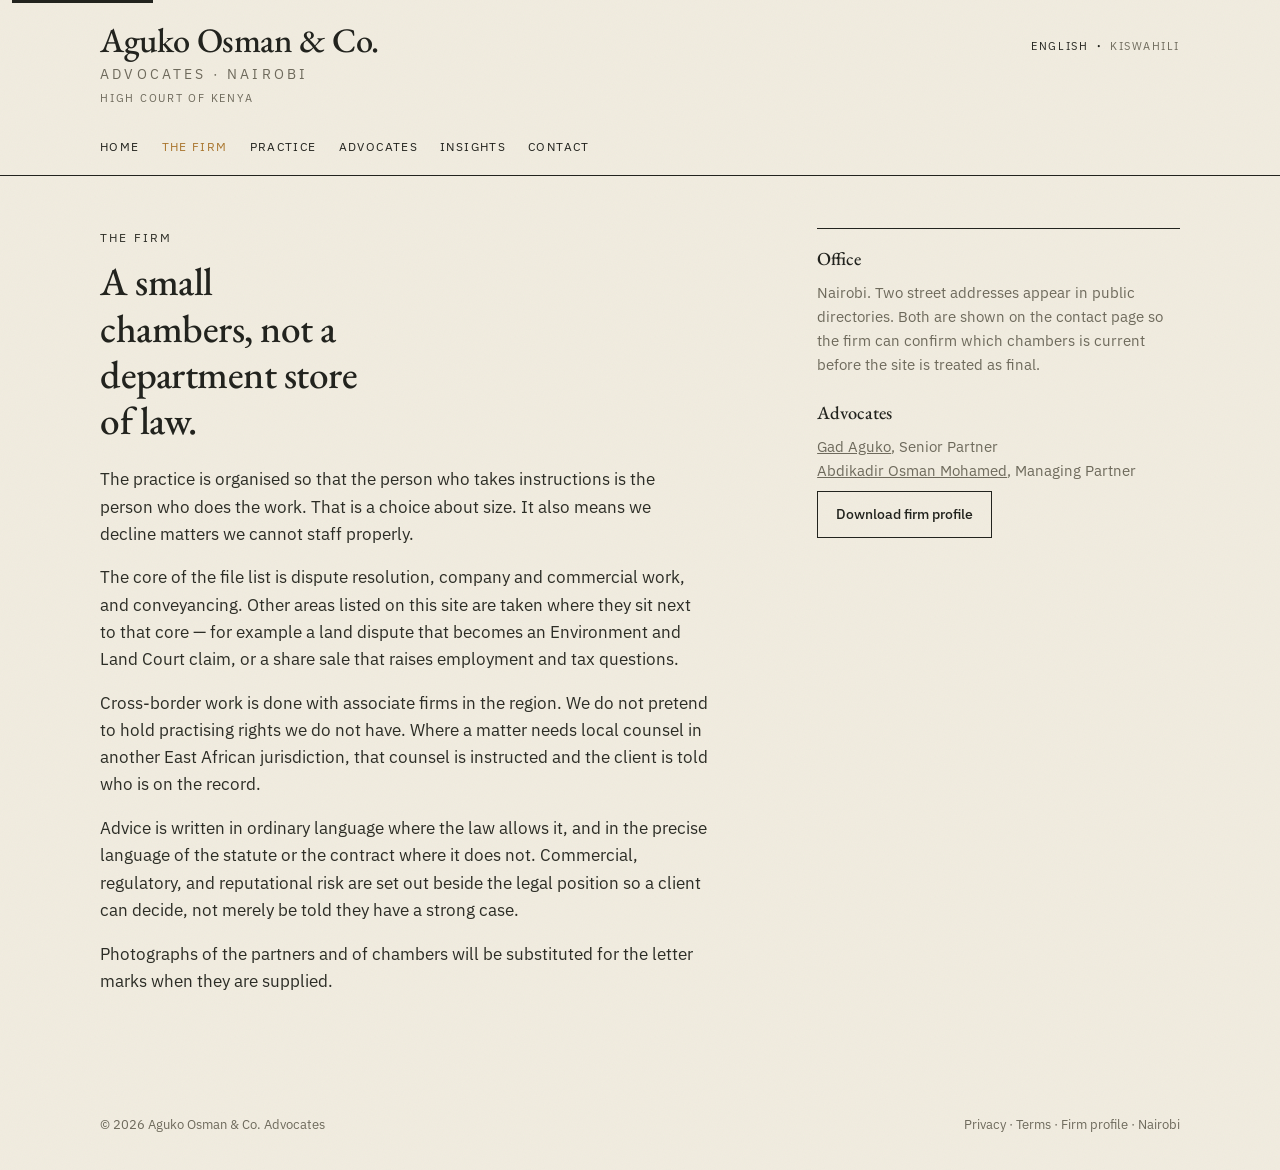
<file: about.html>
<!DOCTYPE html>
<html lang="en">
<head>
  <meta charset="UTF-8">
  <meta name="viewport" content="width=device-width, initial-scale=1">
  <title>The firm — Aguko Osman &amp; Co. Advocates</title>
  <meta name="description" content="About Aguko Osman & Co. Advocates.">
  <link rel="preconnect" href="https://fonts.googleapis.com">
  <link rel="preconnect" href="https://fonts.gstatic.com" crossorigin>
  <link href="https://fonts.googleapis.com/css2?family=EB+Garamond:ital,wght@0,500;0,600;1,500&family=IBM+Plex+Sans:wght@400;500&display=swap" rel="stylesheet">
  <link rel="stylesheet" href="css/site.css">
</head>
<body data-page="about">
  <a class="skip" href="#main">Skip to content</a>
  <div id="site-header"></div>
  <main id="main" class="page">
    <div class="wrap split">
      <article class="prose">
        <p class="page-kicker" data-i18n="about.kicker"></p>
        <h1 class="lede" style="max-width:14ch;" data-i18n="about.lede"></h1>
        <p data-i18n="about.p1"></p>
        <p data-i18n="about.p2"></p>
        <p data-i18n="about.p3"></p>
        <p data-i18n="about.p4"></p>
        <p data-i18n="about.p5"></p>
      </article>
      <aside class="margin-note">
        <strong data-i18n="about.officeTitle"></strong>
        <span data-i18n="about.office"></span>
        <p style="margin:20px 0 0;"><strong data-i18n="about.advocatesTitle"></strong></p>
        <p style="margin:8px 0 0;">
          <a href="advocates.html#aguko">Gad Aguko</a>, <span data-i18n="about.roleSenior"></span><br>
          <a href="advocates.html#osman">Abdikadir Osman Mohamed</a>, <span data-i18n="about.roleManaging"></span>
        </p>
        <div class="actions">
          <a class="btn btn-ghost" href="profile.html" data-i18n="home.profile"></a>
        </div>
      </aside>
    </div>
  </main>
  <div id="site-footer"></div>
  <script src="js/i18n.js"></script>
  <script src="js/site.js"></script>
</body>
</html>
</file>
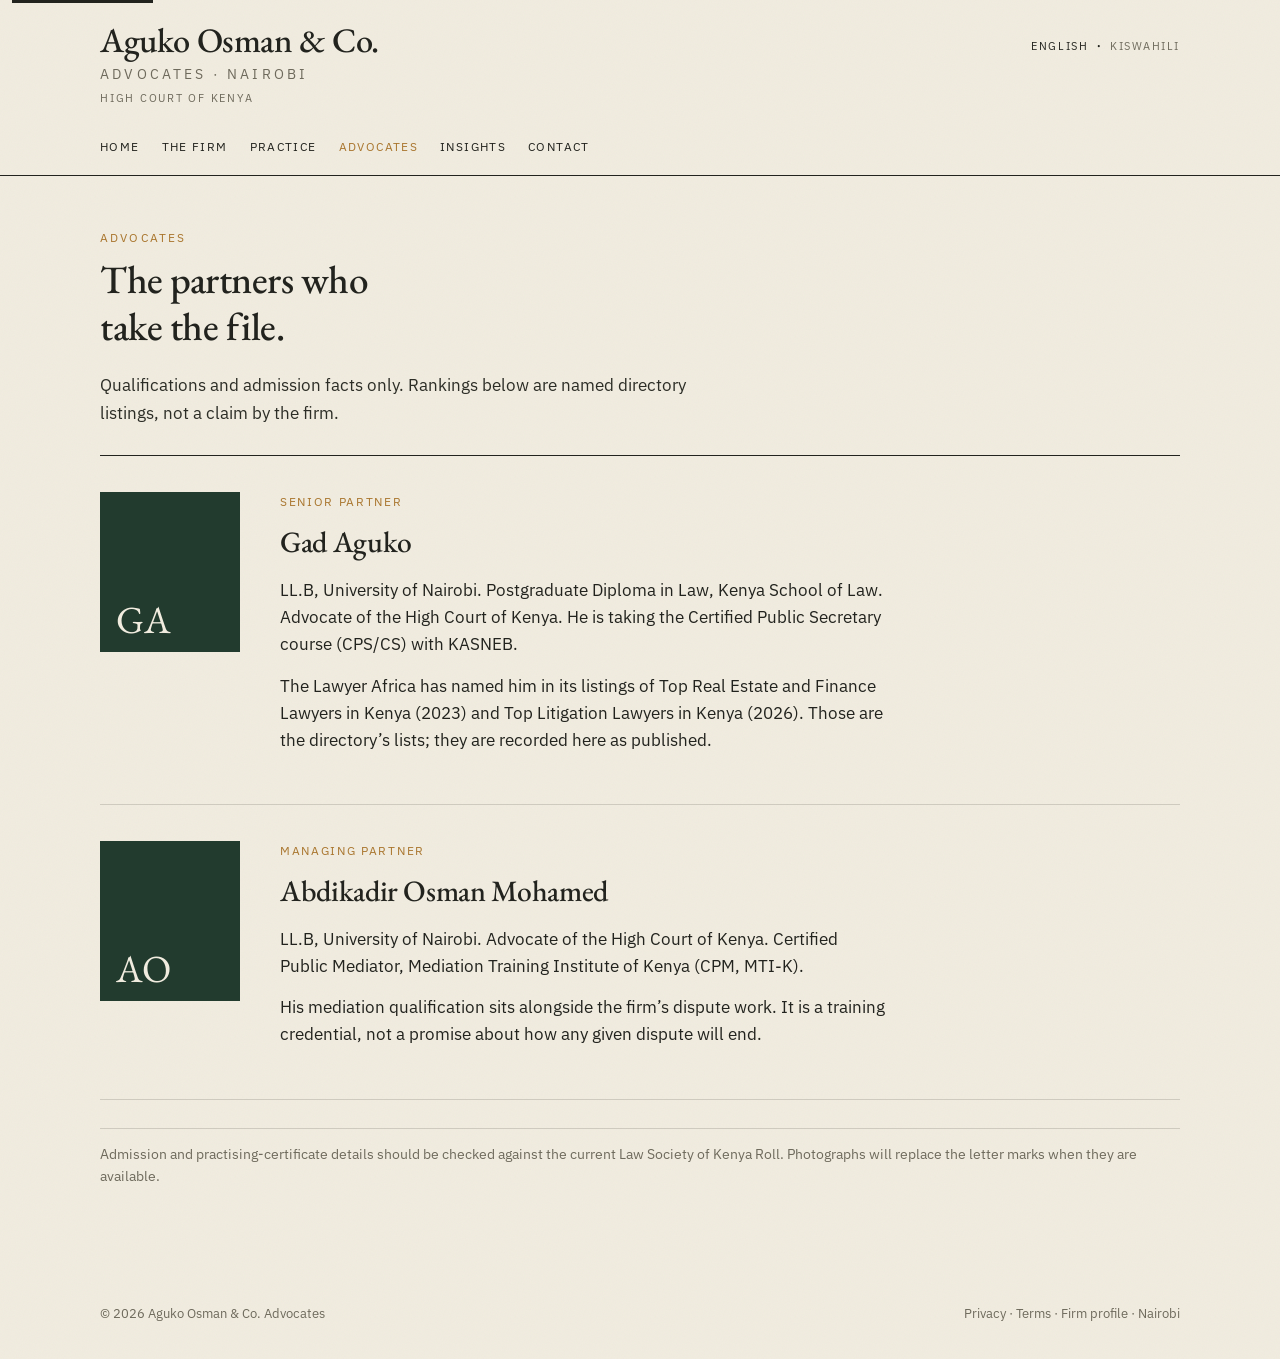
<file: advocates.html>
<!DOCTYPE html>
<html lang="en">
<head>
  <meta charset="UTF-8">
  <meta name="viewport" content="width=device-width, initial-scale=1">
  <title>Advocates — Aguko Osman &amp; Co.</title>
  <meta name="description" content="Partners of Aguko Osman & Co. Advocates.">
  <link rel="preconnect" href="https://fonts.googleapis.com">
  <link rel="preconnect" href="https://fonts.gstatic.com" crossorigin>
  <link href="https://fonts.googleapis.com/css2?family=EB+Garamond:ital,wght@0,500;0,600;1,500&family=IBM+Plex+Sans:wght@400;500&display=swap" rel="stylesheet">
  <link rel="stylesheet" href="css/site.css">
</head>
<body data-page="advocates">
  <a class="skip" href="#main">Skip to content</a>
  <div id="site-header"></div>
  <main id="main" class="page">
    <div class="wrap">
      <p class="page-kicker" data-i18n="advocates.kicker"></p>
      <h1 class="lede" style="max-width:16ch;" data-i18n="advocates.lede"></h1>
      <p class="intro" data-i18n="advocates.intro"></p>
      <article class="bio" id="aguko">
        <div class="mark" aria-hidden="true">GA</div>
        <div>
          <p class="role" data-i18n="about.roleSenior"></p>
          <h2>Gad Aguko</h2>
          <p data-i18n="advocates.ga1"></p>
          <p data-i18n="advocates.ga2"></p>
        </div>
      </article>
      <article class="bio" id="osman">
        <div class="mark" aria-hidden="true">AO</div>
        <div>
          <p class="role" data-i18n="about.roleManaging"></p>
          <h2>Abdikadir Osman Mohamed</h2>
          <p data-i18n="advocates.ao1"></p>
          <p data-i18n="advocates.ao2"></p>
        </div>
      </article>
      <p class="notice" data-i18n="advocates.notice"></p>
    </div>
  </main>
  <div id="site-footer"></div>
  <script src="js/i18n.js"></script>
  <script src="js/site.js"></script>
</body>
</html>
</file>
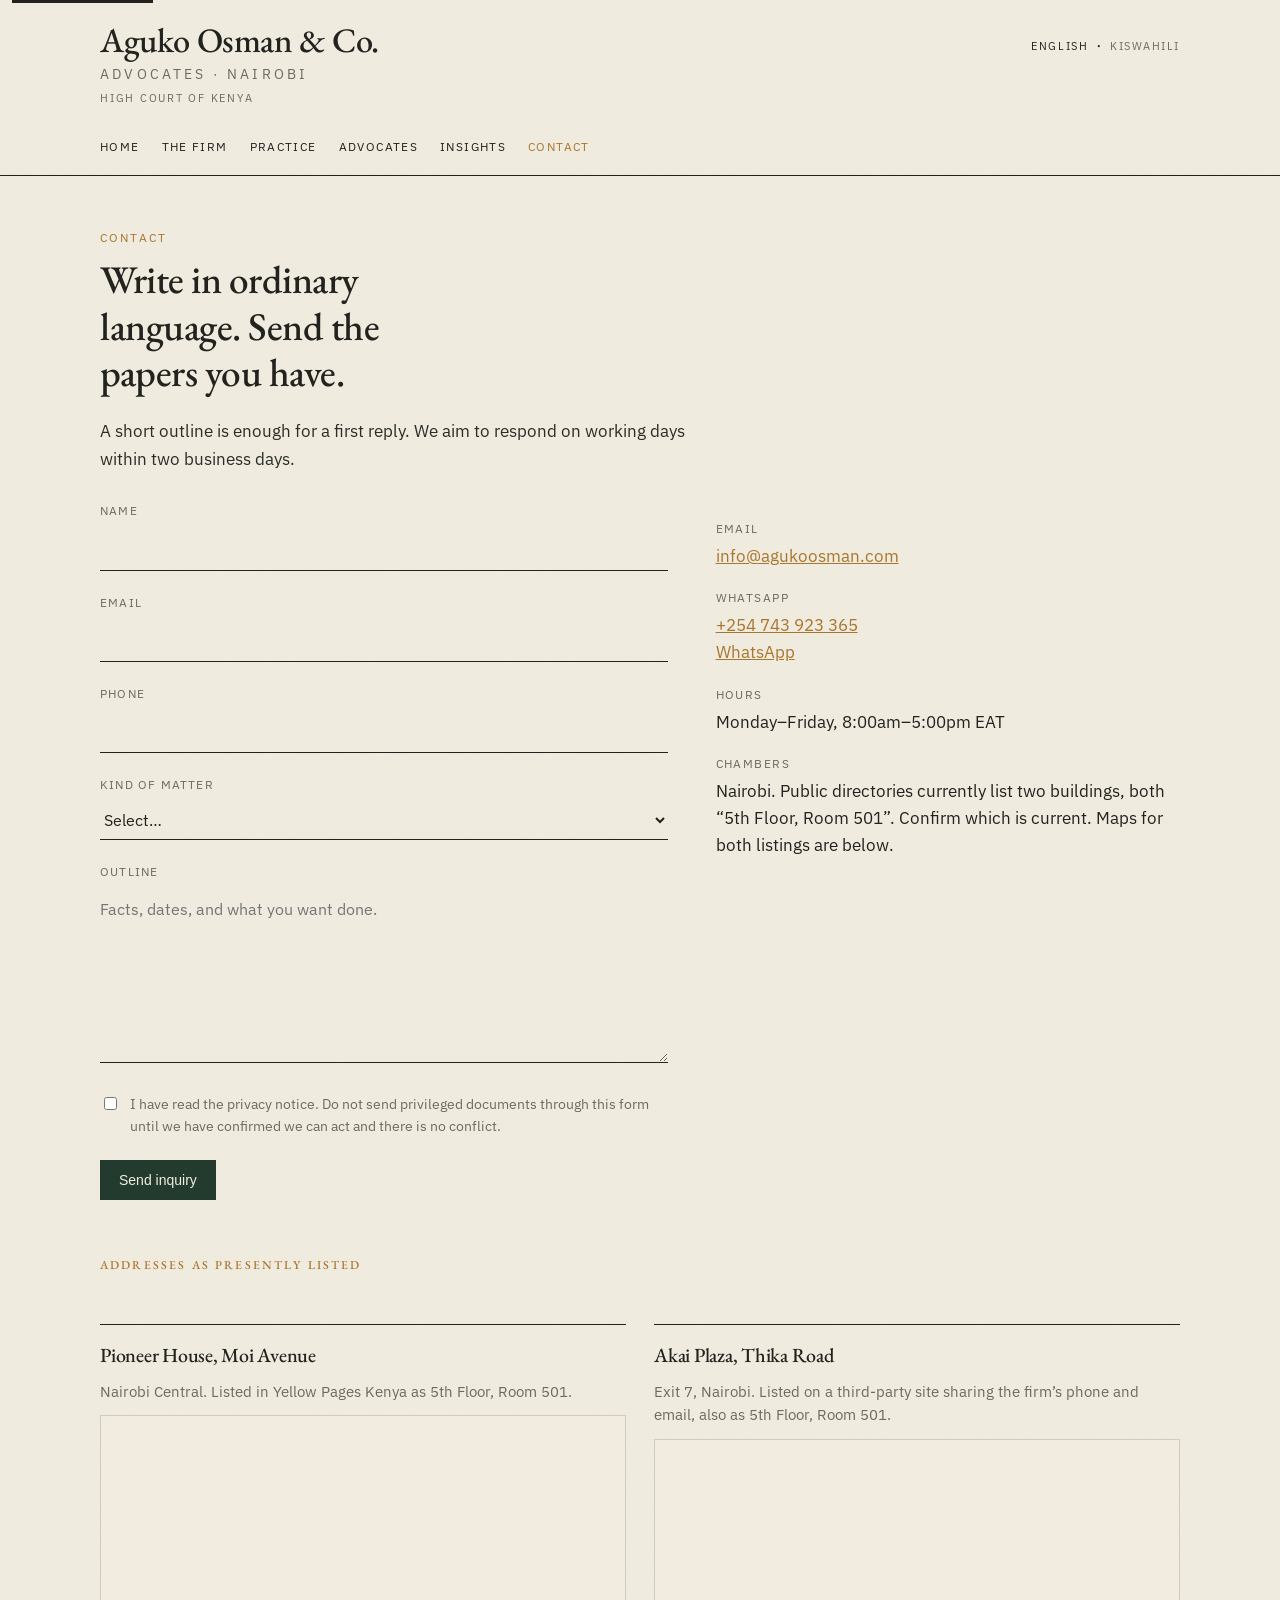
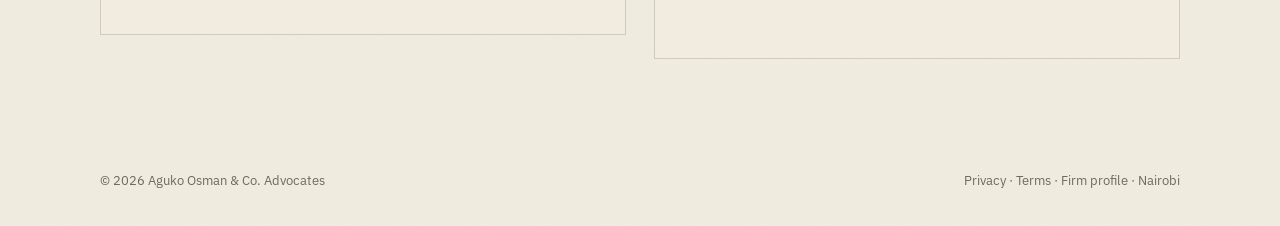
<file: contact.html>
<!DOCTYPE html>
<html lang="en">
<head>
  <meta charset="UTF-8">
  <meta name="viewport" content="width=device-width, initial-scale=1">
  <title>Contact — Aguko Osman &amp; Co. Advocates</title>
  <meta name="description" content="Write to Aguko Osman & Co. Advocates in Nairobi.">
  <link rel="preconnect" href="https://fonts.googleapis.com">
  <link rel="preconnect" href="https://fonts.gstatic.com" crossorigin>
  <link href="https://fonts.googleapis.com/css2?family=EB+Garamond:ital,wght@0,500;0,600;1,500&family=IBM+Plex+Sans:wght@400;500&display=swap" rel="stylesheet">
  <link rel="stylesheet" href="css/site.css">
</head>
<body data-page="contact">
  <a class="skip" href="#main">Skip to content</a>
  <div id="site-header"></div>
  <main id="main" class="page">
    <div class="wrap">
      <p class="page-kicker" data-i18n="contact.kicker"></p>
      <h1 class="lede" style="max-width:16ch;" data-i18n="contact.lede"></h1>
      <p class="intro" data-i18n="contact.intro"></p>
      <div class="contact-grid">
        <form id="inquiry" action="https://formsubmit.co/info@agukoosman.com" method="POST">
          <p id="form-status" class="form-status"></p>
          <input type="hidden" name="_next" value="">
          <input type="hidden" name="_captcha" value="false">
          <div class="honey" aria-hidden="true">
            <label>Website<input type="text" name="_honey" tabindex="-1" autocomplete="off"></label>
          </div>
          <div class="field">
            <label for="name" data-i18n="contact.name"></label>
            <input id="name" name="name" type="text" autocomplete="name" required>
          </div>
          <div class="field">
            <label for="email" data-i18n="contact.email"></label>
            <input id="email" name="email" type="email" autocomplete="email" required>
          </div>
          <div class="field">
            <label for="phone" data-i18n="contact.phone"></label>
            <input id="phone" name="phone" type="tel" autocomplete="tel">
          </div>
          <div class="field">
            <label for="matter" data-i18n="contact.matter"></label>
            <select id="matter" name="matter">
              <option value="" data-i18n="contact.select"></option>
              <option value="Dispute / litigation" data-i18n="contact.optDispute"></option>
              <option value="Corporate / commercial" data-i18n="contact.optCorporate"></option>
              <option value="Conveyancing / land" data-i18n="contact.optLand"></option>
              <option value="Employment" data-i18n="contact.optEmployment"></option>
              <option value="Other" data-i18n="contact.optOther"></option>
            </select>
          </div>
          <div class="field">
            <label for="message" data-i18n="contact.outline"></label>
            <textarea id="message" name="message" rows="6" required data-i18n-placeholder="contact.placeholder"></textarea>
          </div>
          <label class="consent">
            <input type="checkbox" name="privacy" required>
            <span data-i18n="contact.consent"></span>
          </label>
          <button class="btn btn-solid" type="submit" data-i18n="contact.send"></button>
        </form>
        <aside>
          <dl class="details">
            <dt data-i18n="contact.email"></dt>
            <dd><a href="mailto:info@agukoosman.com">info@agukoosman.com</a></dd>
            <dt>WhatsApp</dt>
            <dd><a href="tel:+254743923365">+254 743 923 365</a><br><a href="https://wa.me/254743923365">WhatsApp</a></dd>
            <dt data-i18n="contact.hours"></dt>
            <dd data-i18n="contact.hoursVal"></dd>
            <dt data-i18n="contact.chambers"></dt>
            <dd data-i18n="contact.chambersVal"></dd>
          </dl>
        </aside>
      </div>
      <h2 class="page-kicker" style="margin-top:56px;" data-i18n="contact.mapsTitle"></h2>
      <div class="maps">
        <div class="map-card">
          <h2 data-i18n="contact.pioneerTitle"></h2>
          <p data-i18n="contact.pioneerBody"></p>
          <iframe title="Pioneer House, Moi Avenue, Nairobi" loading="lazy" referrerpolicy="no-referrer-when-downgrade" src="https://maps.google.com/maps?q=Pioneer%20House%20Moi%20Avenue%20Nairobi&output=embed"></iframe>
        </div>
        <div class="map-card">
          <h2 data-i18n="contact.akaiTitle"></h2>
          <p data-i18n="contact.akaiBody"></p>
          <iframe title="Akai Plaza, Thika Road, Nairobi" loading="lazy" referrerpolicy="no-referrer-when-downgrade" src="https://maps.google.com/maps?q=Akai%20Plaza%20Thika%20Road%20Nairobi&output=embed"></iframe>
        </div>
      </div>
    </div>
  </main>
  <div id="site-footer"></div>
  <script src="js/i18n.js"></script>
  <script src="js/site.js"></script>
</body>
</html>
</file>
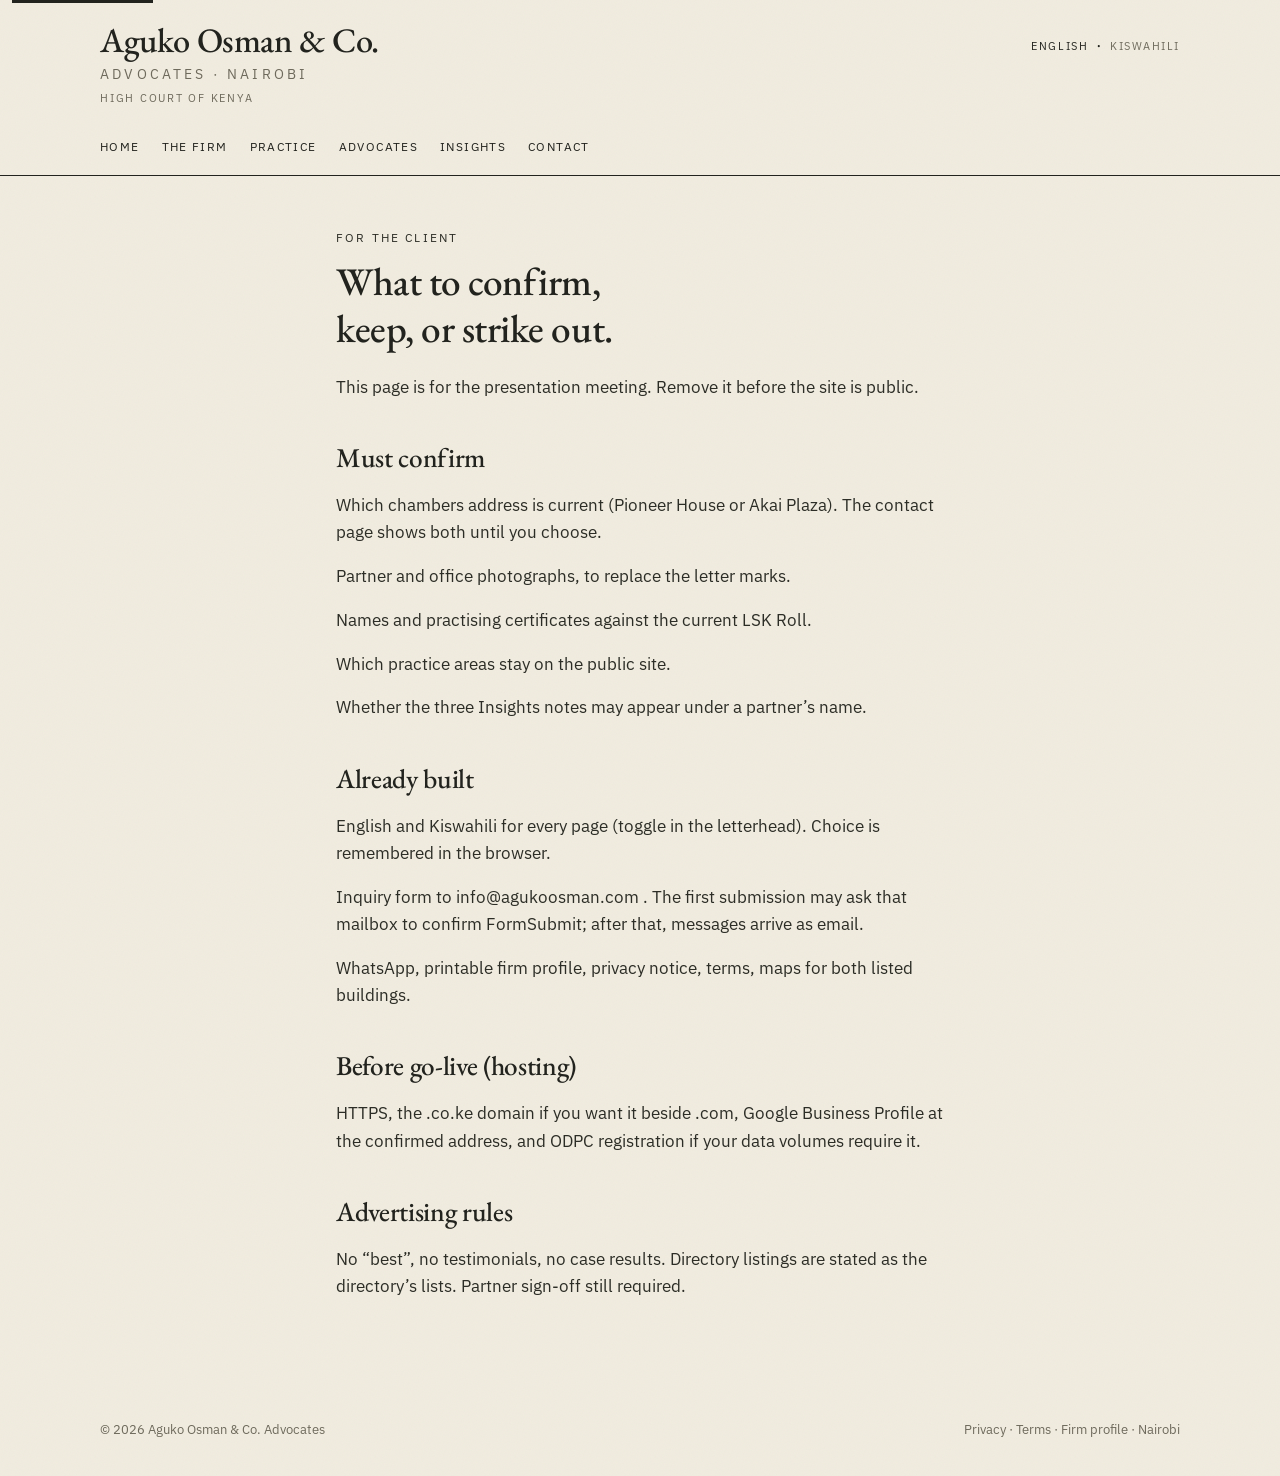
<file: handover.html>
<!DOCTYPE html>
<html lang="en">
<head>
  <meta charset="UTF-8">
  <meta name="viewport" content="width=device-width, initial-scale=1">
  <title>Client review notes — Aguko Osman &amp; Co.</title>
  <meta name="description" content="Internal review notes for the client presentation.">
  <link rel="preconnect" href="https://fonts.googleapis.com">
  <link rel="preconnect" href="https://fonts.gstatic.com" crossorigin>
  <link href="https://fonts.googleapis.com/css2?family=EB+Garamond:ital,wght@0,500;0,600;1,500&family=IBM+Plex+Sans:wght@400;500&display=swap" rel="stylesheet">
  <link rel="stylesheet" href="css/site.css">
</head>
<body data-page="handover">
  <a class="skip" href="#main">Skip to content</a>
  <div id="site-header"></div>
  <main id="main" class="page">
    <article class="wrap prose">
      <p class="page-kicker" data-i18n="handover.kicker"></p>
      <h1 class="lede" style="max-width:16ch;" data-i18n="handover.lede"></h1>
      <p data-i18n="handover.intro"></p>
      <h2 data-i18n="handover.h1"></h2>
      <p data-i18n="handover.l1"></p>
      <p data-i18n="handover.l2"></p>
      <p data-i18n="handover.l3"></p>
      <p data-i18n="handover.l4"></p>
      <p data-i18n="handover.l5"></p>
      <h2 data-i18n="handover.h2"></h2>
      <p data-i18n="handover.b1"></p>
      <p data-i18n="handover.b2"></p>
      <p data-i18n="handover.b3"></p>
      <h2 data-i18n="handover.h3"></h2>
      <p data-i18n="handover.h31"></p>
      <h2 data-i18n="handover.h4"></h2>
      <p data-i18n="handover.h41"></p>
    </article>
  </main>
  <div id="site-footer"></div>
  <script src="js/i18n.js"></script>
  <script src="js/site.js"></script>
</body>
</html>
</file>
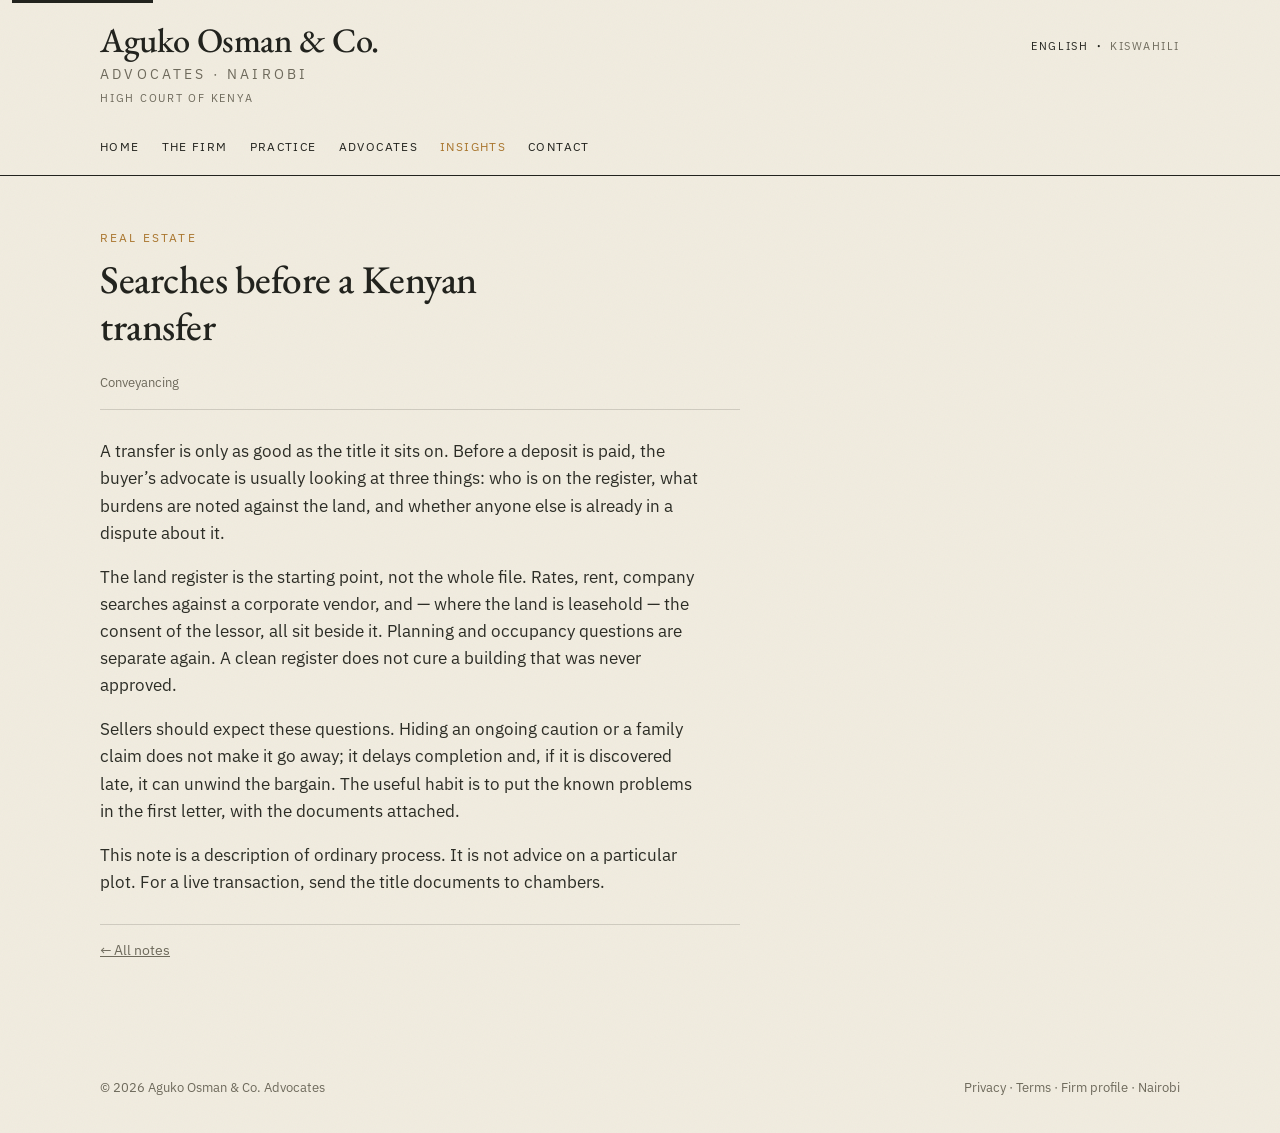
<file: insight.html>
<!DOCTYPE html>
<html lang="en">
<head>
  <meta charset="UTF-8">
  <meta name="viewport" content="width=device-width, initial-scale=1">
  <title>Insights — Aguko Osman &amp; Co.</title>
  <meta name="description" content="A note on Kenyan legal process.">
  <link rel="preconnect" href="https://fonts.googleapis.com">
  <link rel="preconnect" href="https://fonts.gstatic.com" crossorigin>
  <link href="https://fonts.googleapis.com/css2?family=EB+Garamond:ital,wght@0,500;0,600;1,500&family=IBM+Plex+Sans:wght@400;500&display=swap" rel="stylesheet">
  <link rel="stylesheet" href="css/site.css">
</head>
<body data-page="insight">
  <a class="skip" href="#main">Skip to content</a>
  <div id="site-header"></div>
  <main id="main" class="page">
    <div class="wrap" id="insight-mount"></div>
  </main>
  <div id="site-footer"></div>
  <script src="js/i18n.js"></script>
  <script src="js/site.js"></script>
</body>
</html>
</file>
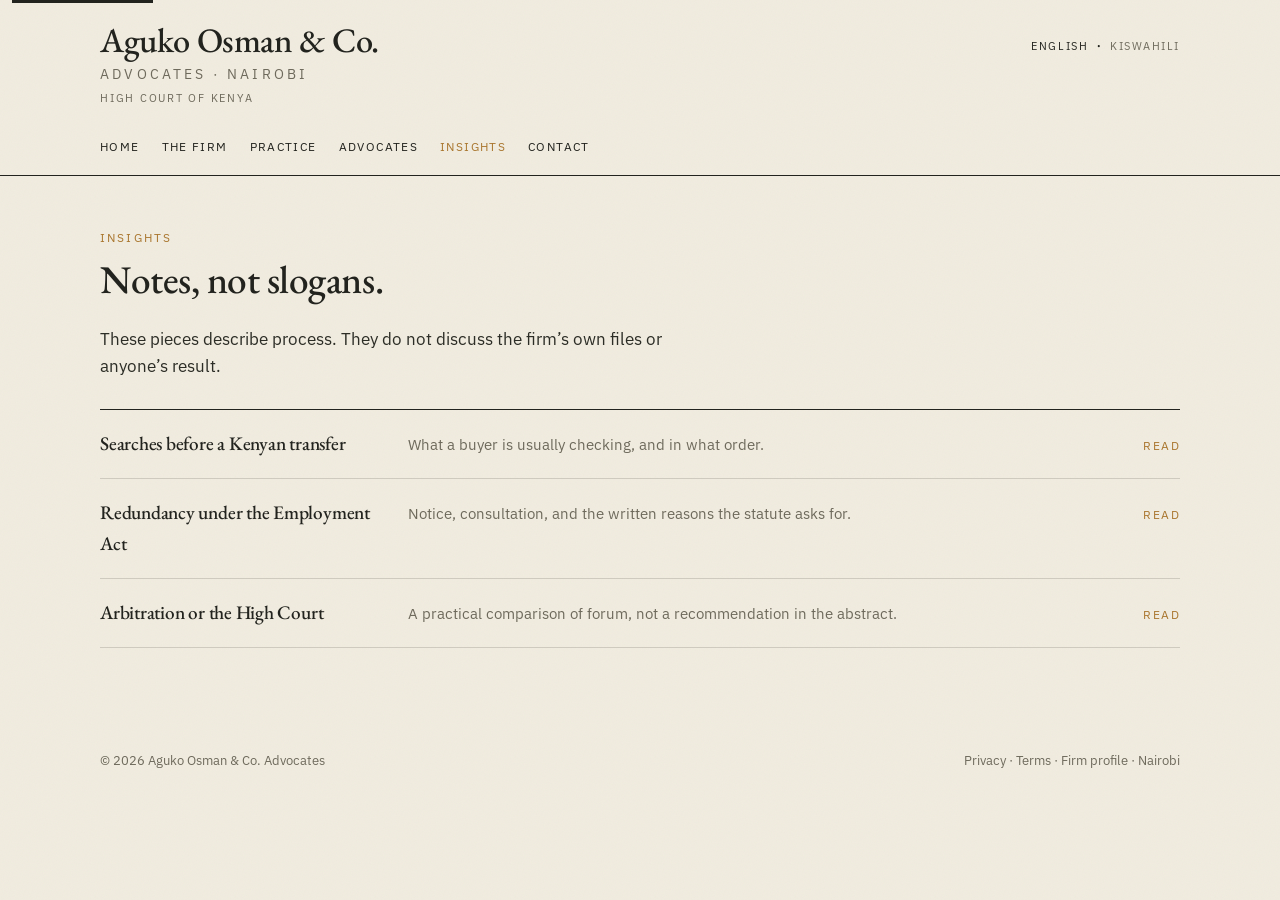
<file: insights.html>
<!DOCTYPE html>
<html lang="en">
<head>
  <meta charset="UTF-8">
  <meta name="viewport" content="width=device-width, initial-scale=1">
  <title>Insights — Aguko Osman &amp; Co. Advocates</title>
  <meta name="description" content="Notes on Kenyan legal process.">
  <link rel="preconnect" href="https://fonts.googleapis.com">
  <link rel="preconnect" href="https://fonts.gstatic.com" crossorigin>
  <link href="https://fonts.googleapis.com/css2?family=EB+Garamond:ital,wght@0,500;0,600;1,500&family=IBM+Plex+Sans:wght@400;500&display=swap" rel="stylesheet">
  <link rel="stylesheet" href="css/site.css">
</head>
<body data-page="insights">
  <a class="skip" href="#main">Skip to content</a>
  <div id="site-header"></div>
  <main id="main" class="page">
    <div class="wrap">
      <p class="page-kicker" data-i18n="insights.kicker"></p>
      <h1 class="lede" style="max-width:16ch;" data-i18n="insights.lede"></h1>
      <p class="intro" data-i18n="insights.intro"></p>
      <div class="index-list" id="insights-index"></div>
    </div>
  </main>
  <div id="site-footer"></div>
  <script src="js/i18n.js"></script>
  <script src="js/site.js"></script>
</body>
</html>
</file>
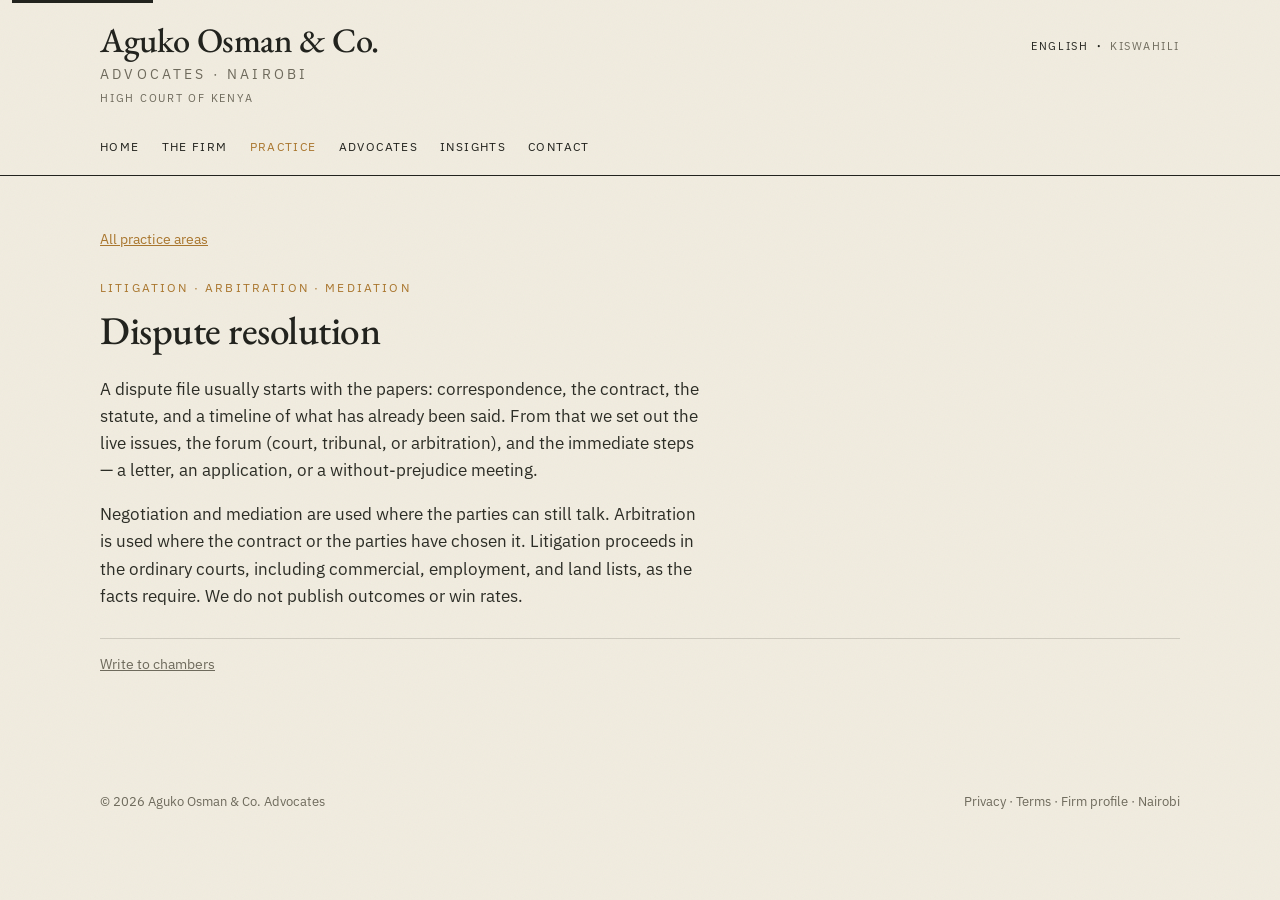
<file: practice-area.html>
<!DOCTYPE html>
<html lang="en">
<head>
  <meta charset="UTF-8">
  <meta name="viewport" content="width=device-width, initial-scale=1">
  <title>Practice — Aguko Osman &amp; Co. Advocates</title>
  <meta name="description" content="Practice area note.">
  <link rel="preconnect" href="https://fonts.googleapis.com">
  <link rel="preconnect" href="https://fonts.gstatic.com" crossorigin>
  <link href="https://fonts.googleapis.com/css2?family=EB+Garamond:ital,wght@0,500;0,600;1,500&family=IBM+Plex+Sans:wght@400;500&display=swap" rel="stylesheet">
  <link rel="stylesheet" href="css/site.css">
</head>
<body data-page="area">
  <a class="skip" href="#main">Skip to content</a>
  <div id="site-header"></div>
  <main id="main" class="page">
    <div class="wrap" id="area-mount"></div>
  </main>
  <div id="site-footer"></div>
  <script src="js/i18n.js"></script>
  <script src="js/site.js"></script>
</body>
</html>
</file>
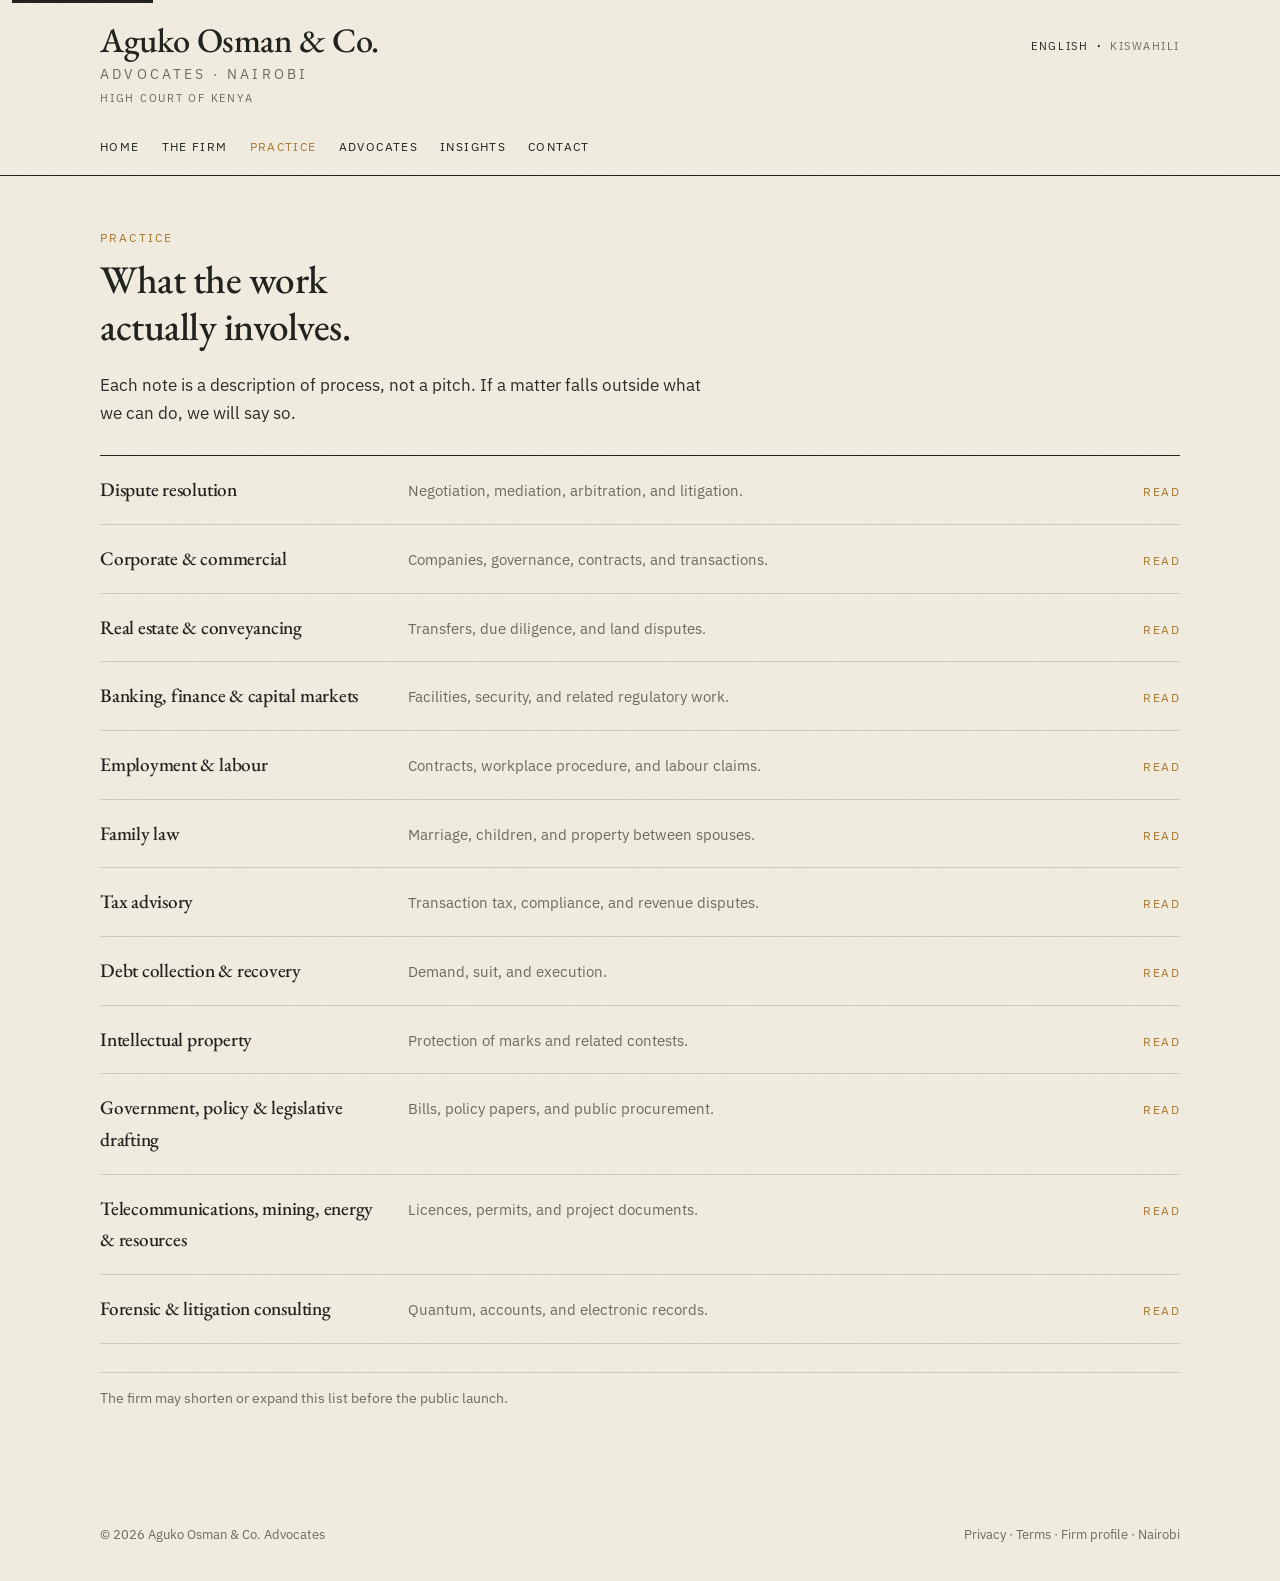
<file: practice.html>
<!DOCTYPE html>
<html lang="en">
<head>
  <meta charset="UTF-8">
  <meta name="viewport" content="width=device-width, initial-scale=1">
  <title>Practice — Aguko Osman &amp; Co. Advocates</title>
  <meta name="description" content="Practice areas of Aguko Osman & Co. Advocates.">
  <link rel="preconnect" href="https://fonts.googleapis.com">
  <link rel="preconnect" href="https://fonts.gstatic.com" crossorigin>
  <link href="https://fonts.googleapis.com/css2?family=EB+Garamond:ital,wght@0,500;0,600;1,500&family=IBM+Plex+Sans:wght@400;500&display=swap" rel="stylesheet">
  <link rel="stylesheet" href="css/site.css">
</head>
<body data-page="practice">
  <a class="skip" href="#main">Skip to content</a>
  <div id="site-header"></div>
  <main id="main" class="page">
    <div class="wrap">
      <p class="page-kicker" data-i18n="practice.kicker"></p>
      <h1 class="lede" style="max-width:18ch;" data-i18n="practice.lede"></h1>
      <p class="intro" data-i18n="practice.intro"></p>
      <div class="index-list" id="practice-index"></div>
      <p class="notice" data-i18n="practice.notice"></p>
    </div>
  </main>
  <div id="site-footer"></div>
  <script src="js/i18n.js"></script>
  <script src="js/site.js"></script>
</body>
</html>
</file>
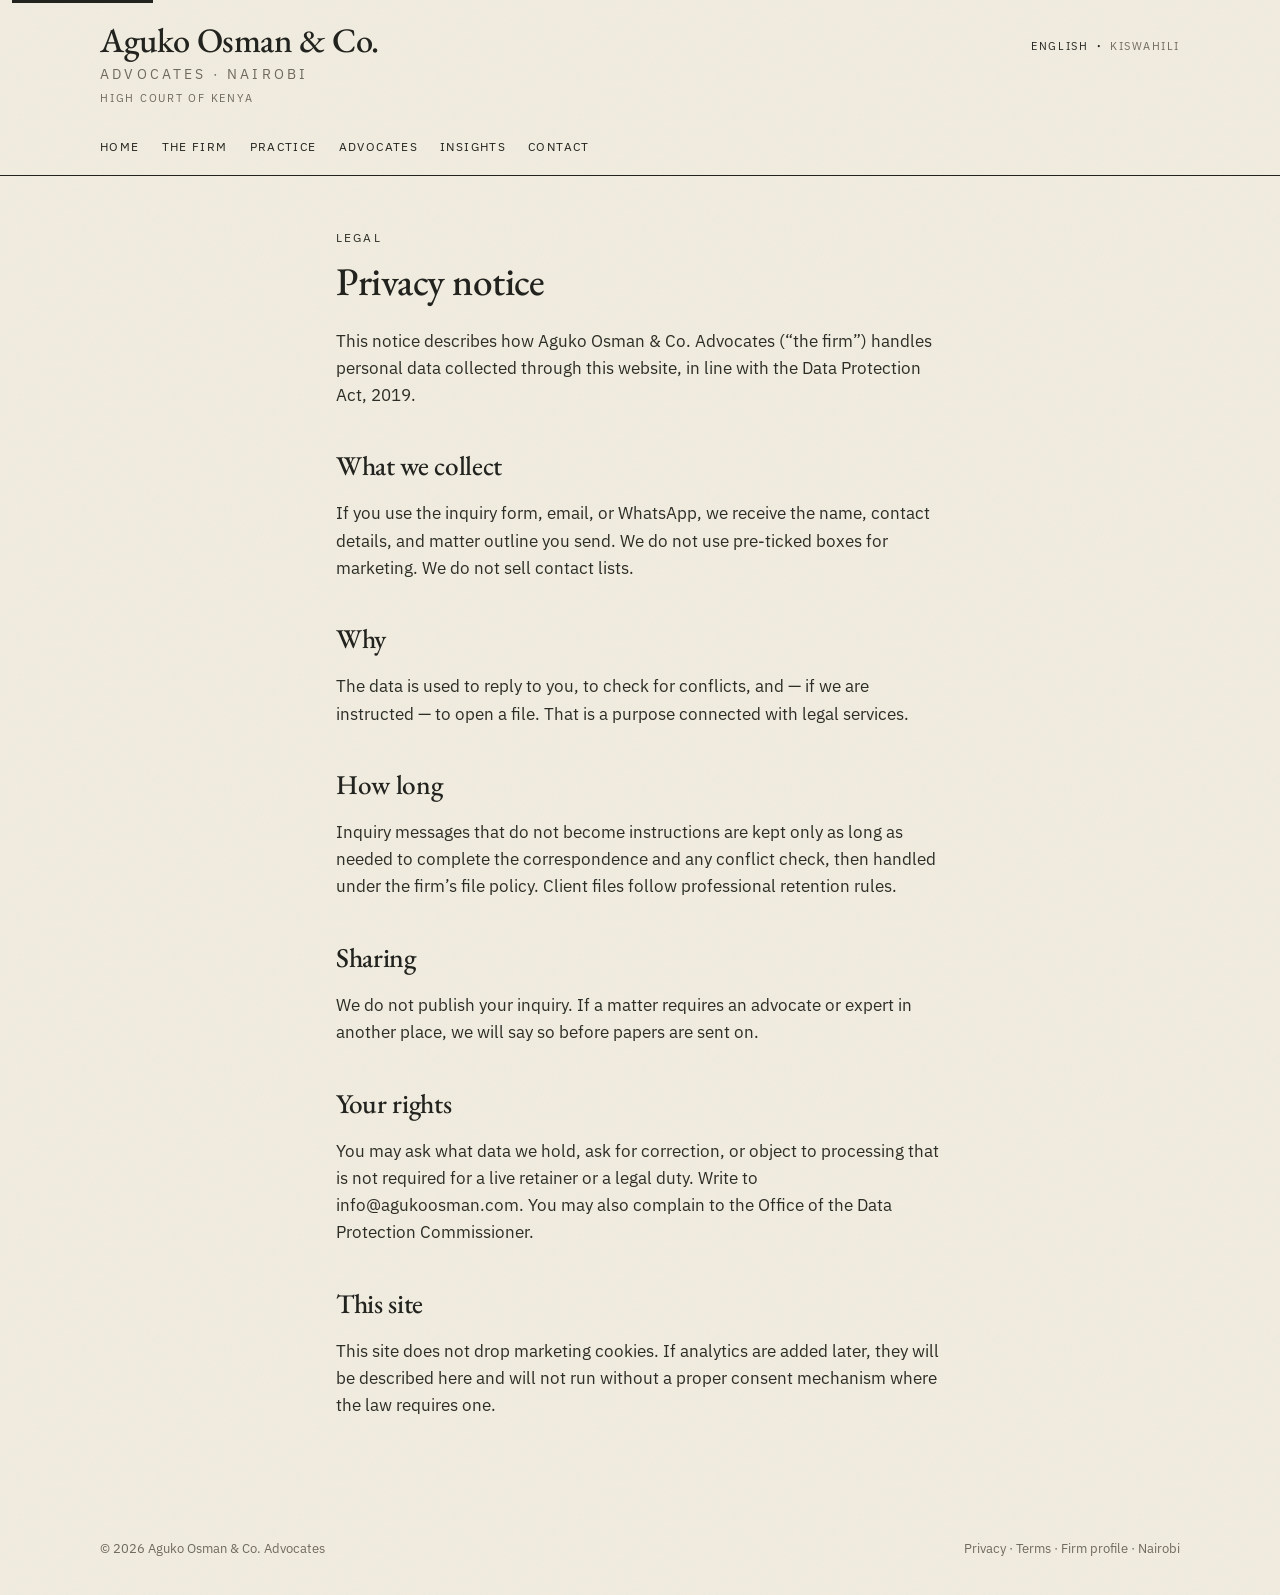
<file: privacy.html>
<!DOCTYPE html>
<html lang="en">
<head>
  <meta charset="UTF-8">
  <meta name="viewport" content="width=device-width, initial-scale=1">
  <title>Privacy — Aguko Osman &amp; Co. Advocates</title>
  <meta name="description" content="Privacy notice for Aguko Osman & Co. Advocates.">
  <link rel="preconnect" href="https://fonts.googleapis.com">
  <link rel="preconnect" href="https://fonts.gstatic.com" crossorigin>
  <link href="https://fonts.googleapis.com/css2?family=EB+Garamond:ital,wght@0,500;0,600;1,500&family=IBM+Plex+Sans:wght@400;500&display=swap" rel="stylesheet">
  <link rel="stylesheet" href="css/site.css">
</head>
<body data-page="privacy">
  <a class="skip" href="#main">Skip to content</a>
  <div id="site-header"></div>
  <main id="main" class="page">
    <article class="wrap prose">
      <p class="page-kicker" data-i18n="privacy.kicker"></p>
      <h1 class="lede" style="max-width:12ch;" data-i18n="privacy.lede"></h1>
      <p data-i18n="privacy.p1"></p>
      <h2 data-i18n="privacy.hWhat"></h2>
      <p data-i18n="privacy.pWhat"></p>
      <h2 data-i18n="privacy.hWhy"></h2>
      <p data-i18n="privacy.pWhy"></p>
      <h2 data-i18n="privacy.hLong"></h2>
      <p data-i18n="privacy.pLong"></p>
      <h2 data-i18n="privacy.hShare"></h2>
      <p data-i18n="privacy.pShare"></p>
      <h2 data-i18n="privacy.hRights"></h2>
      <p data-i18n="privacy.pRights"></p>
      <h2 data-i18n="privacy.hSite"></h2>
      <p data-i18n="privacy.pSite"></p>
    </article>
  </main>
  <div id="site-footer"></div>
  <script src="js/i18n.js"></script>
  <script src="js/site.js"></script>
</body>
</html>
</file>
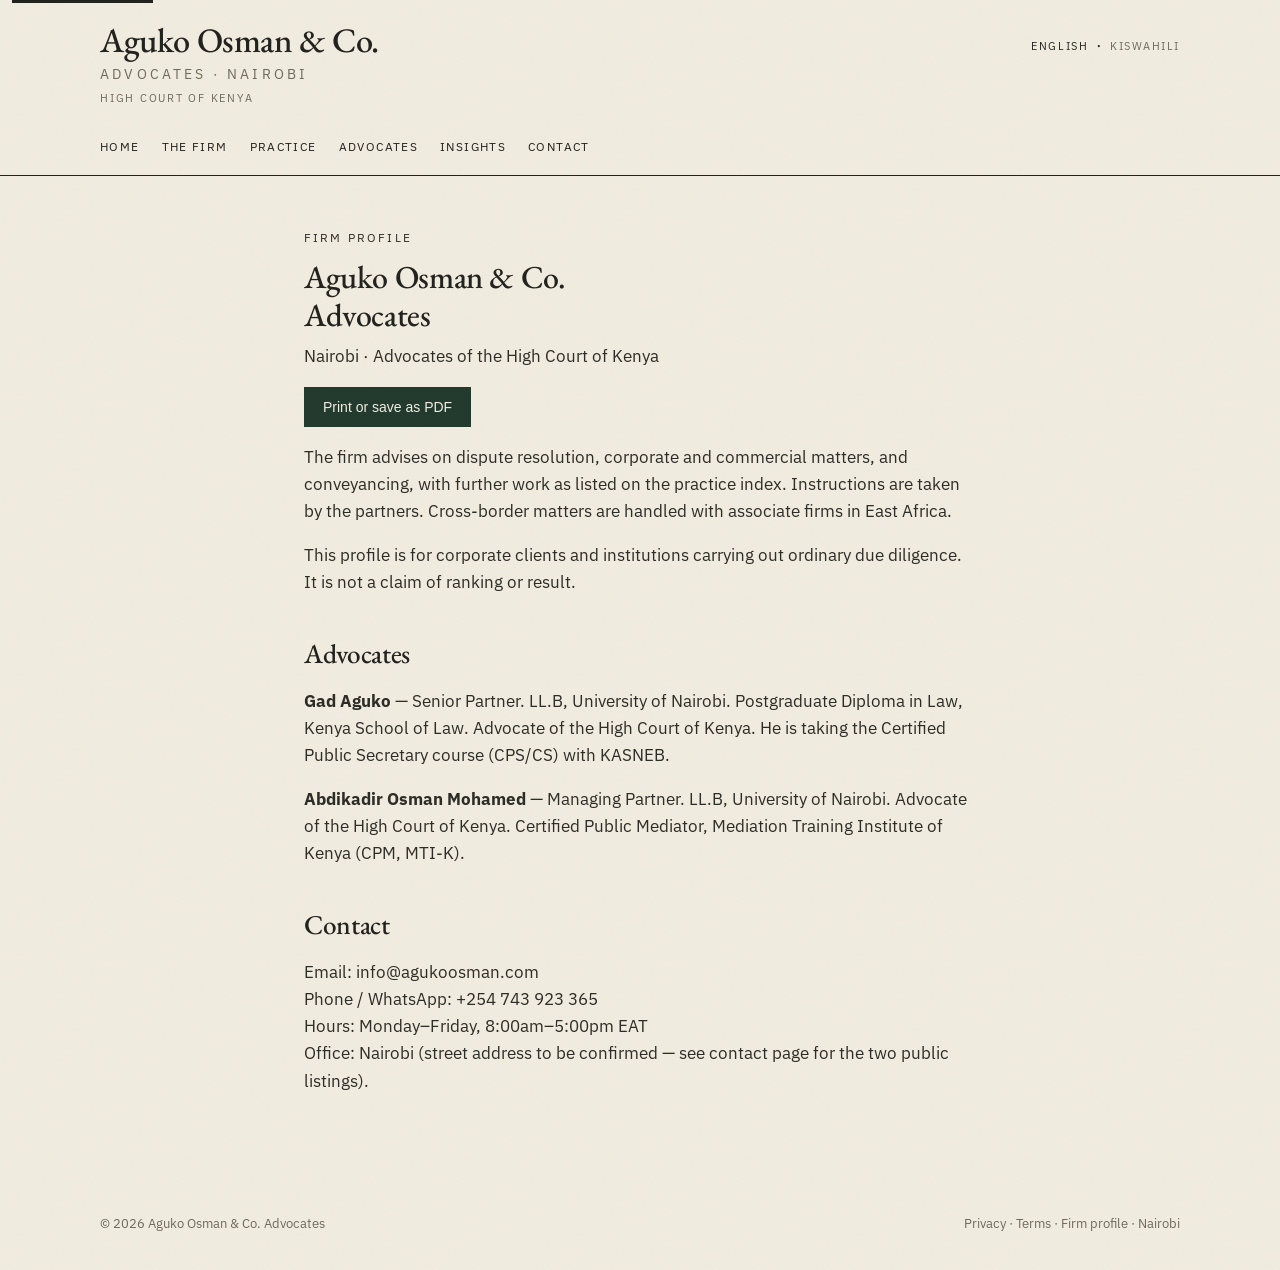
<file: profile.html>
<!DOCTYPE html>
<html lang="en">
<head>
  <meta charset="UTF-8">
  <meta name="viewport" content="width=device-width, initial-scale=1">
  <title>Firm profile — Aguko Osman &amp; Co. Advocates</title>
  <meta name="description" content="Downloadable firm profile.">
  <link rel="preconnect" href="https://fonts.googleapis.com">
  <link rel="preconnect" href="https://fonts.gstatic.com" crossorigin>
  <link href="https://fonts.googleapis.com/css2?family=EB+Garamond:ital,wght@0,500;0,600;1,500&family=IBM+Plex+Sans:wght@400;500&display=swap" rel="stylesheet">
  <link rel="stylesheet" href="css/site.css">
</head>
<body data-page="profile">
  <a class="skip" href="#main">Skip to content</a>
  <div id="site-header"></div>
  <main id="main" class="page">
    <article class="wrap profile-sheet prose">
      <p class="page-kicker" data-i18n="profile.kicker"></p>
      <h1 class="lede" data-i18n="profile.lede"></h1>
      <p class="intro" data-i18n="profile.sub"></p>
      <p class="no-print"><button class="btn btn-solid" type="button" onclick="window.print()" data-i18n="profile.print"></button></p>
      <p data-i18n="profile.p1"></p>
      <p data-i18n="profile.p2"></p>
      <h2 data-i18n="profile.hPeople"></h2>
      <p><strong>Gad Aguko</strong> — <span data-i18n="about.roleSenior"></span>. <span data-i18n="advocates.ga1"></span></p>
      <p><strong>Abdikadir Osman Mohamed</strong> — <span data-i18n="about.roleManaging"></span>. <span data-i18n="advocates.ao1"></span></p>
      <h2 data-i18n="profile.hContact"></h2>
      <p data-i18n-html="profile.contactLines"></p>
    </article>
  </main>
  <div id="site-footer"></div>
  <script src="js/i18n.js"></script>
  <script src="js/site.js"></script>
</body>
</html>
</file>
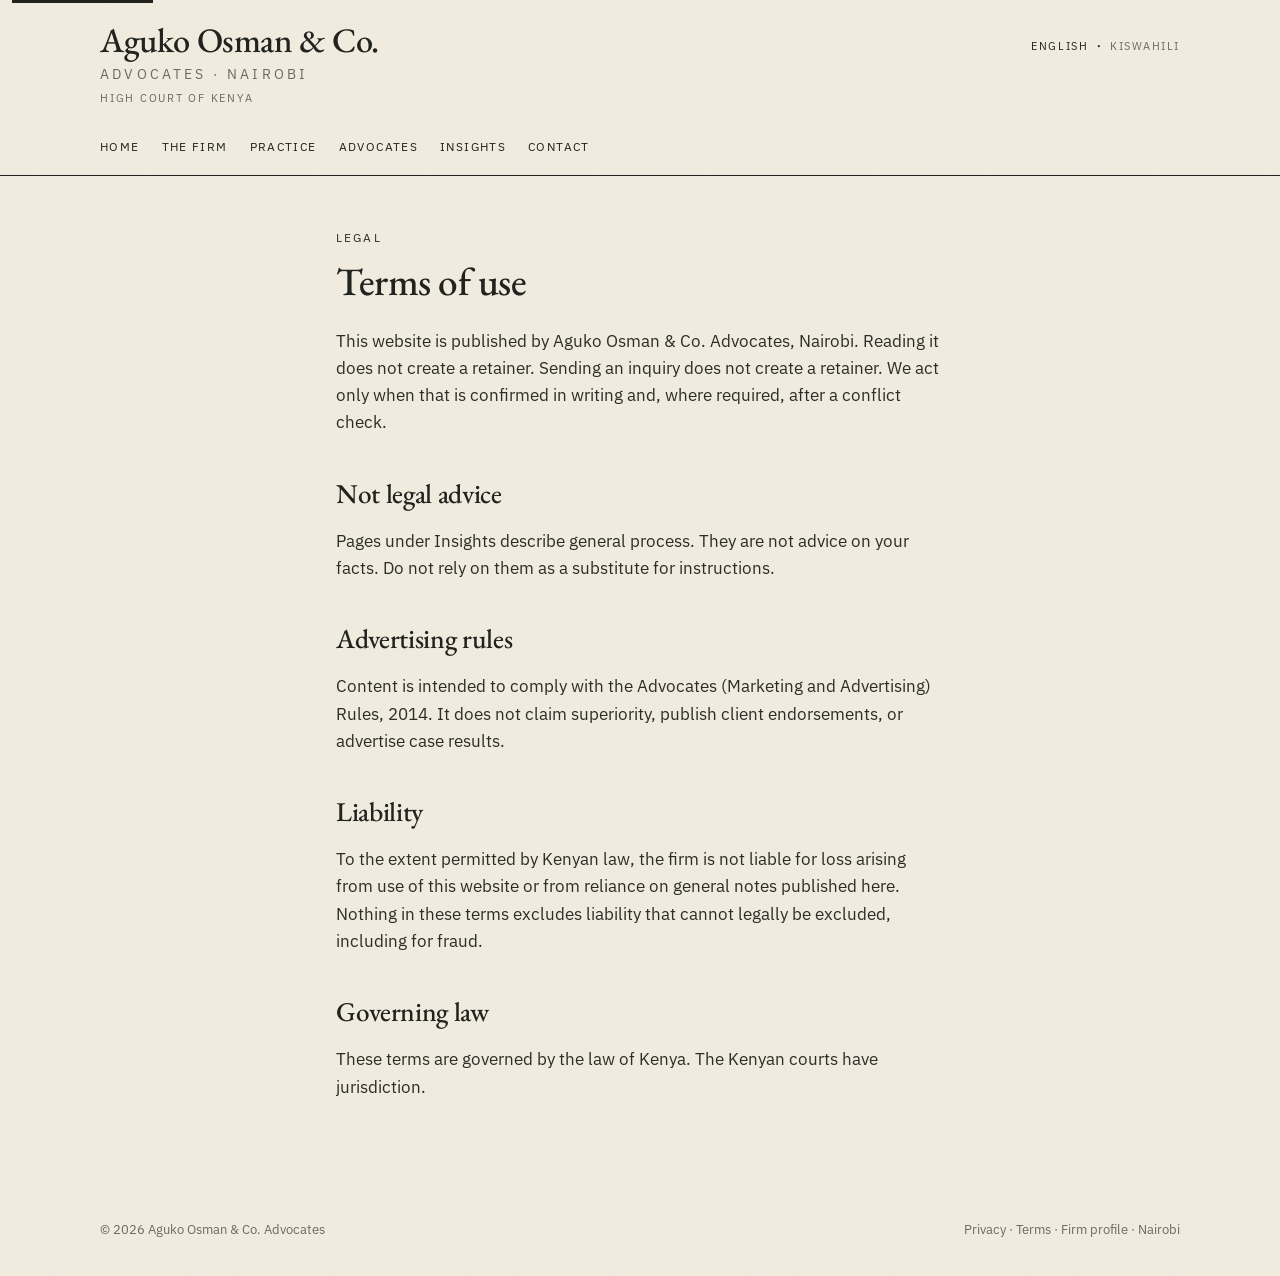
<file: terms.html>
<!DOCTYPE html>
<html lang="en">
<head>
  <meta charset="UTF-8">
  <meta name="viewport" content="width=device-width, initial-scale=1">
  <title>Terms of use — Aguko Osman &amp; Co. Advocates</title>
  <meta name="description" content="Website terms of use.">
  <link rel="preconnect" href="https://fonts.googleapis.com">
  <link rel="preconnect" href="https://fonts.gstatic.com" crossorigin>
  <link href="https://fonts.googleapis.com/css2?family=EB+Garamond:ital,wght@0,500;0,600;1,500&family=IBM+Plex+Sans:wght@400;500&display=swap" rel="stylesheet">
  <link rel="stylesheet" href="css/site.css">
</head>
<body data-page="terms">
  <a class="skip" href="#main">Skip to content</a>
  <div id="site-header"></div>
  <main id="main" class="page">
    <article class="wrap prose">
      <p class="page-kicker" data-i18n="terms.kicker"></p>
      <h1 class="lede" style="max-width:12ch;" data-i18n="terms.lede"></h1>
      <p data-i18n="terms.p1"></p>
      <h2 data-i18n="terms.hAdvice"></h2>
      <p data-i18n="terms.pAdvice"></p>
      <h2 data-i18n="terms.hAds"></h2>
      <p data-i18n="terms.pAds"></p>
      <h2 data-i18n="terms.hLiab"></h2>
      <p data-i18n="terms.pLiab"></p>
      <h2 data-i18n="terms.hLaw"></h2>
      <p data-i18n="terms.pLaw"></p>
    </article>
  </main>
  <div id="site-footer"></div>
  <script src="js/i18n.js"></script>
  <script src="js/site.js"></script>
</body>
</html>
</file>
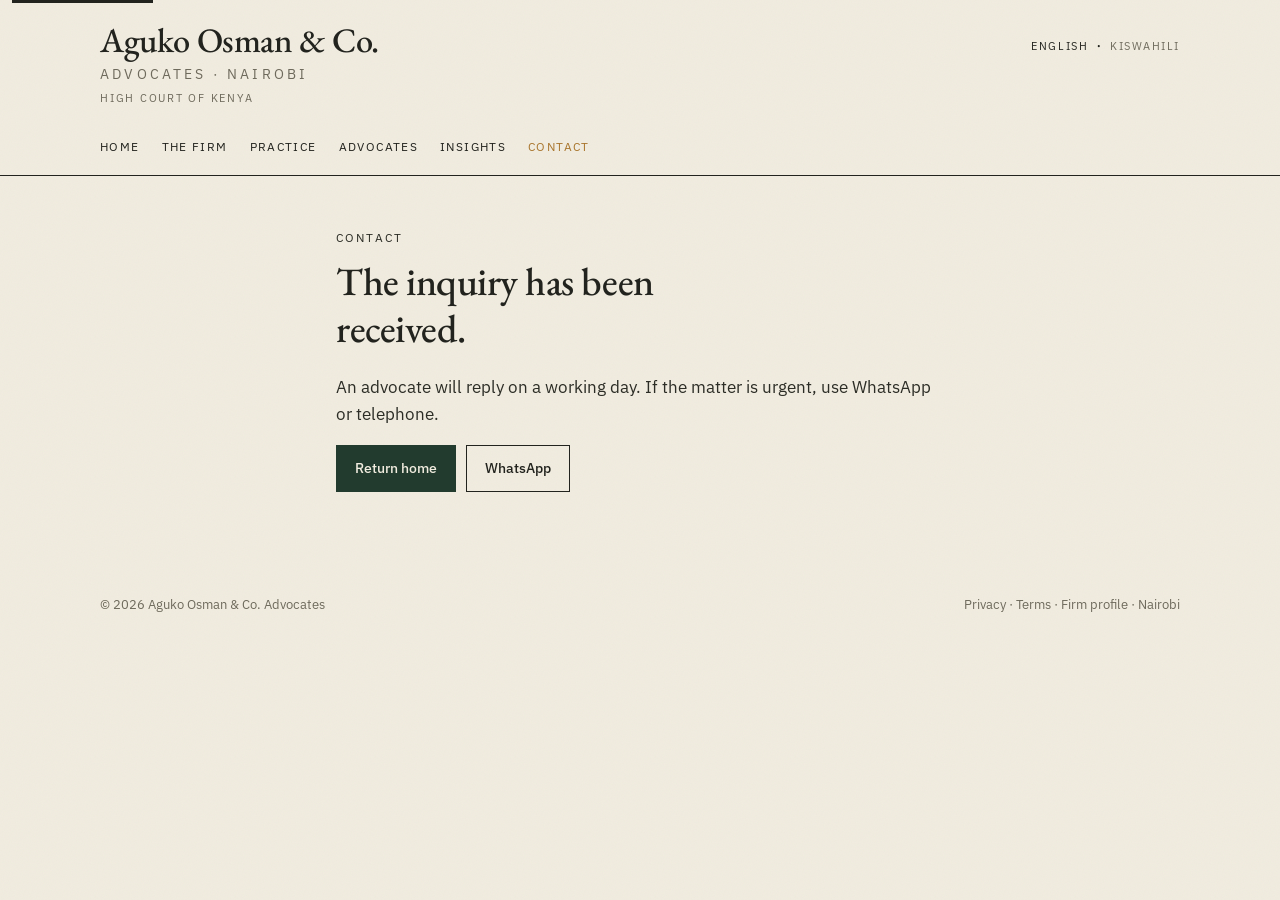
<file: thanks.html>
<!DOCTYPE html>
<html lang="en">
<head>
  <meta charset="UTF-8">
  <meta name="viewport" content="width=device-width, initial-scale=1">
  <title>Message received — Aguko Osman &amp; Co.</title>
  <meta name="description" content="Inquiry received.">
  <link rel="preconnect" href="https://fonts.googleapis.com">
  <link rel="preconnect" href="https://fonts.gstatic.com" crossorigin>
  <link href="https://fonts.googleapis.com/css2?family=EB+Garamond:ital,wght@0,500;0,600;1,500&family=IBM+Plex+Sans:wght@400;500&display=swap" rel="stylesheet">
  <link rel="stylesheet" href="css/site.css">
</head>
<body data-page="thanks">
  <a class="skip" href="#main">Skip to content</a>
  <div id="site-header"></div>
  <main id="main" class="page">
    <div class="wrap prose">
      <p class="page-kicker" data-i18n="thanks.kicker"></p>
      <h1 class="lede" data-i18n="thanks.lede"></h1>
      <p data-i18n="thanks.body"></p>
      <div class="actions">
        <a class="btn btn-solid" href="index.html" data-i18n="thanks.back"></a>
        <a class="btn btn-ghost" href="https://wa.me/254743923365">WhatsApp</a>
      </div>
    </div>
  </main>
  <div id="site-footer"></div>
  <script src="js/i18n.js"></script>
  <script src="js/site.js"></script>
</body>
</html>
</file>
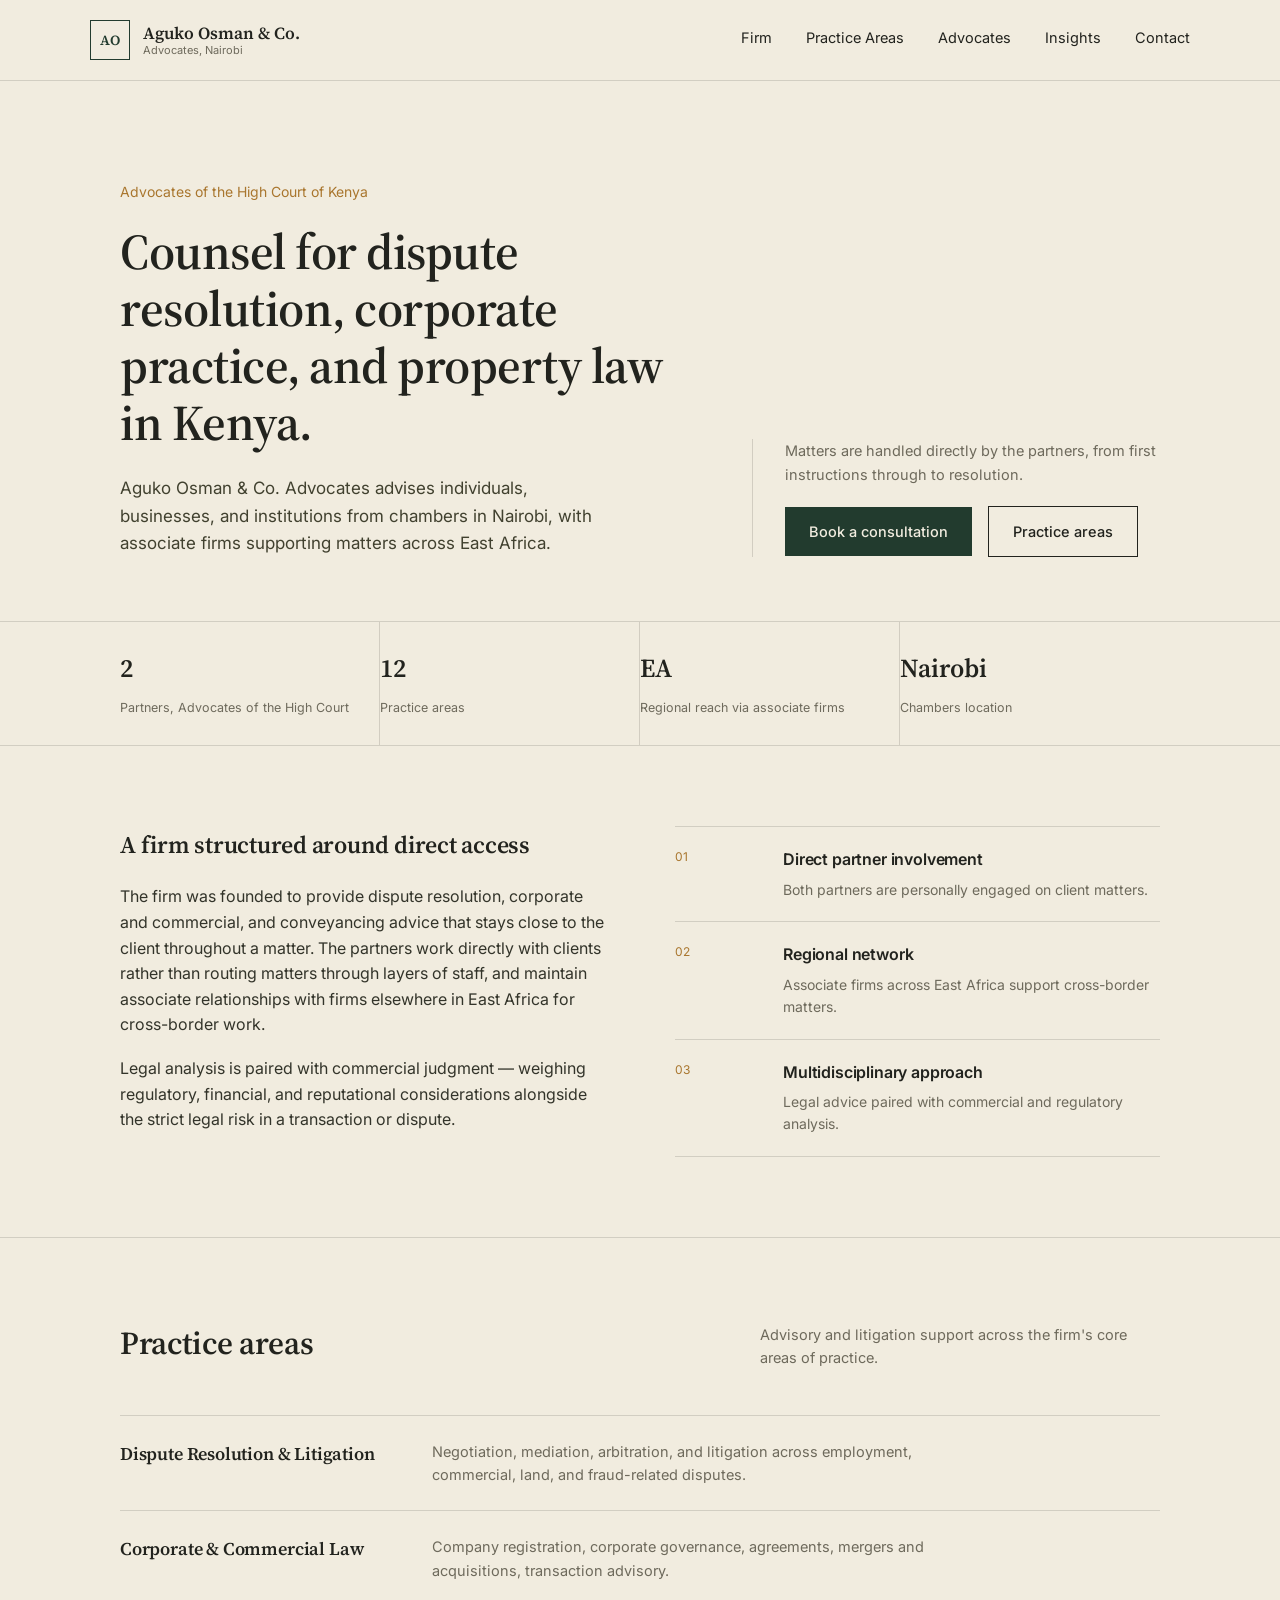
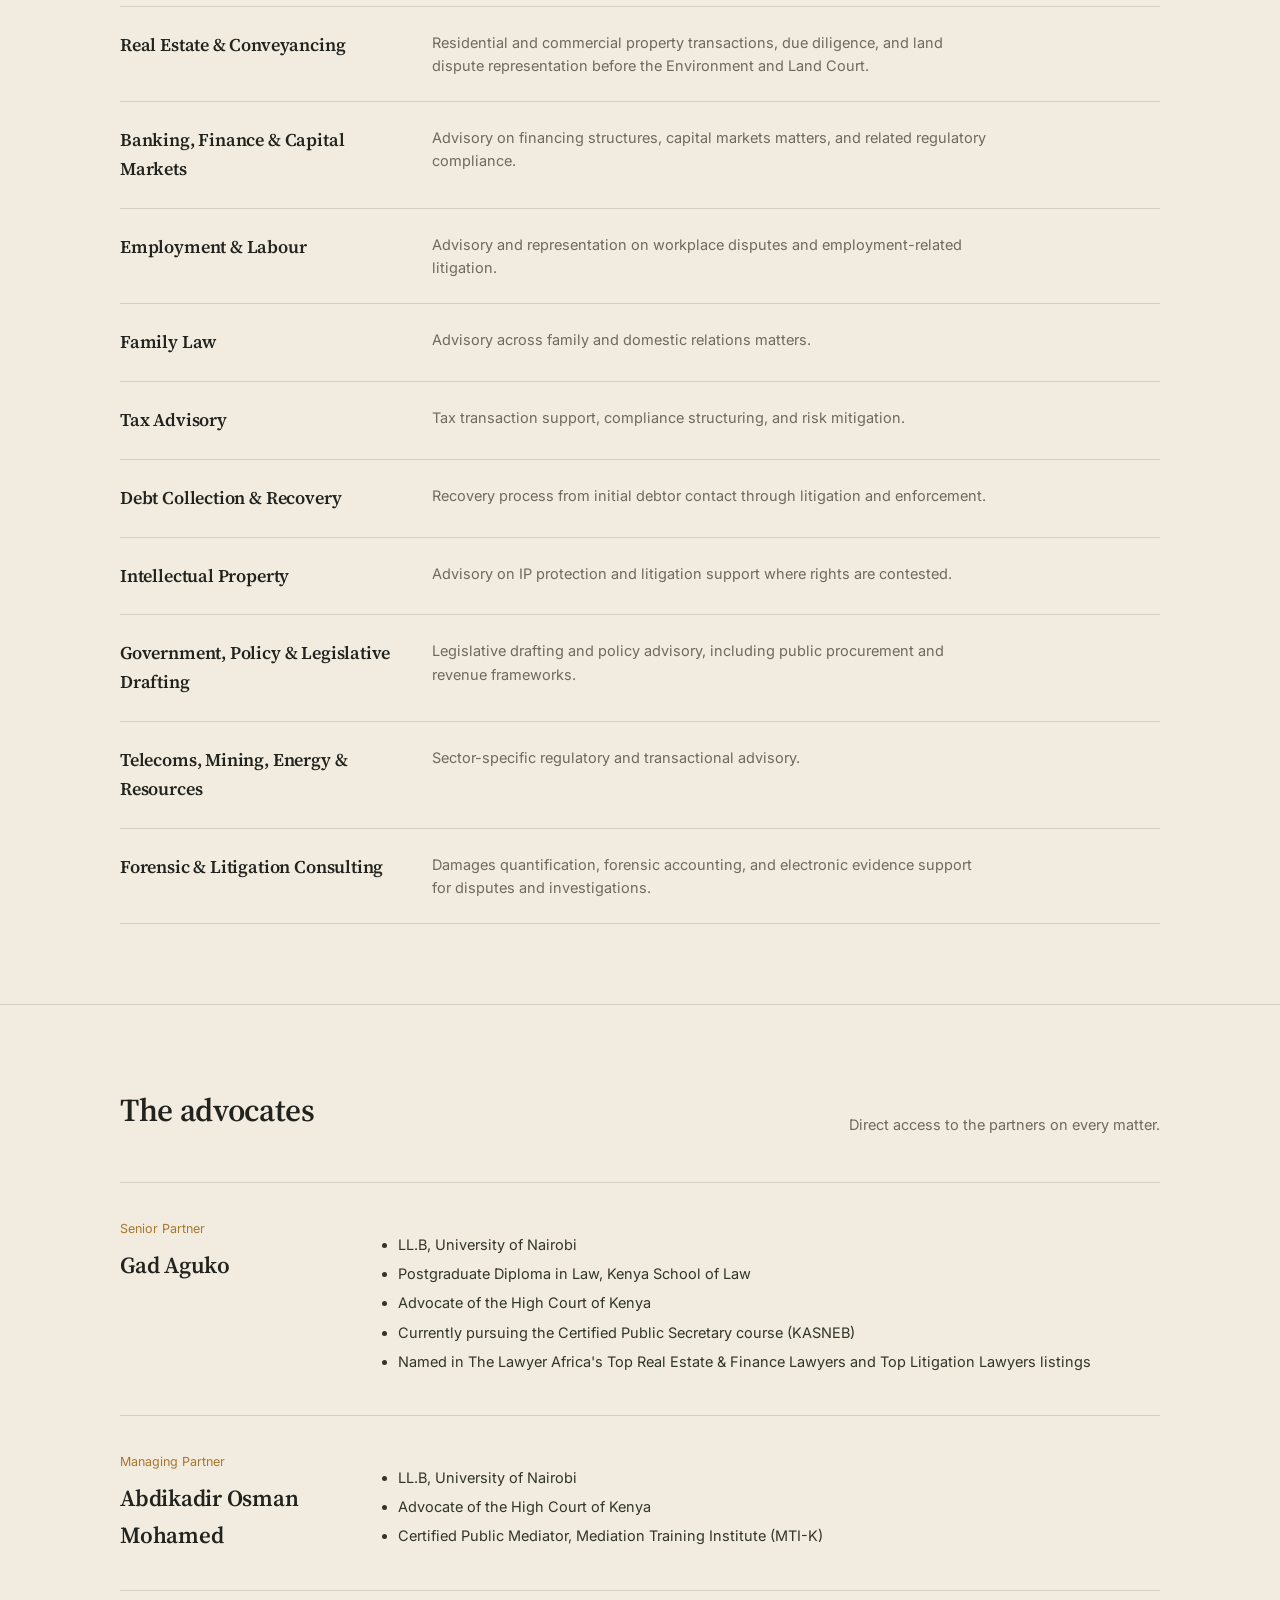
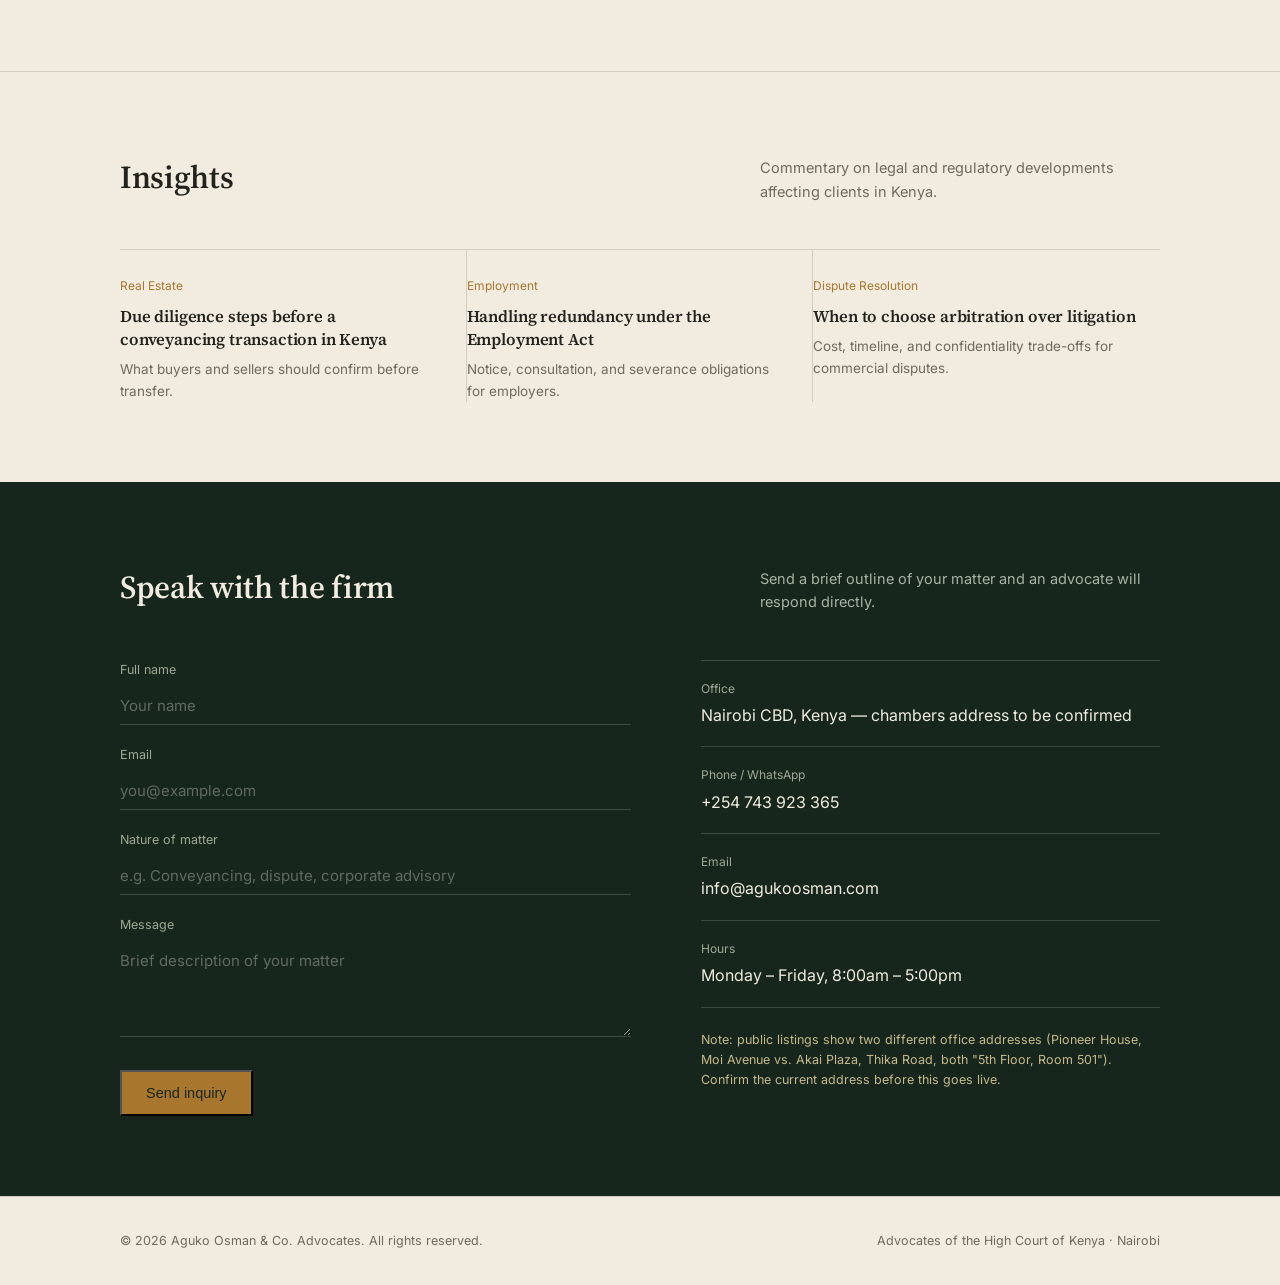
<file: archive/aguko-osman-website-v2.html>
<!DOCTYPE html>
<html lang="en">
<head>
<meta charset="UTF-8">
<meta name="viewport" content="width=device-width, initial-scale=1.0">
<title>Aguko Osman & Co. Advocates</title>
<link rel="preconnect" href="https://fonts.googleapis.com">
<link href="https://fonts.googleapis.com/css2?family=Source+Serif+4:opsz,wght@8..60,400;8..60,500;8..60,600;8..60,700&family=Inter:wght@400;500;600&display=swap" rel="stylesheet">
<style>
  /* ============================================
     PALETTE — flat colours only, no gradients anywhere
     Paper       #F1ECDF
     Ink         #22231E
     Chambers Green (primary) #223B2E
     Ledger Green (deep, for bands) #16261D
     Brass (single accent)     #A9762E
     Stone (muted text/lines)  #6E6A5C
     Hairline                 rgba(34,35,30,0.15)
     ============================================ */
  :root{
    --paper:#F1ECDF;
    --ink:#22231E;
    --green:#223B2E;
    --green-deep:#16261D;
    --brass:#A9762E;
    --stone:#6E6A5C;
    --hairline: rgba(34,35,30,0.15);
    --hairline-on-dark: rgba(241,236,223,0.18);
    --maxw: 1100px;
  }
  *{box-sizing:border-box;}
  html{scroll-behavior:smooth;}
  body{
    margin:0;
    background:var(--paper);
    color:var(--ink);
    font-family:'Inter',sans-serif;
    line-height:1.6;
    -webkit-font-smoothing:antialiased;
  }
  h1,h2,h3,.serif{font-family:'Source Serif 4',serif;font-weight:600;letter-spacing:-0.01em;}
  a{color:inherit;}
  .wrap{max-width:var(--maxw);margin:0 auto;padding:0 30px;}
  .hairline{border-top:1px solid var(--hairline);}

  /* ---------- Header ---------- */
  header{
    background:var(--paper);
    border-bottom:1px solid var(--hairline);
    position:sticky;top:0;z-index:30;
  }
  .nav{display:flex;align-items:center;justify-content:space-between;padding:20px 0;}
  .brand{display:flex;align-items:center;gap:13px;text-decoration:none;color:var(--ink);}
  .seal{
    width:40px;height:40px;border:1.5px solid var(--green);
    display:flex;align-items:center;justify-content:center;
    font-family:'Source Serif 4',serif;font-size:14px;font-weight:600;color:var(--green);
  }
  .brand-text{line-height:1.25;}
  .brand-text .name{font-family:'Source Serif 4',serif;font-weight:600;font-size:17px;}
  .brand-text .sub{font-size:11px;color:var(--stone);}
  .navlinks{display:flex;gap:34px;font-size:14.5px;}
  .navlinks a{text-decoration:none;position:relative;padding-bottom:4px;}
  .navlinks a::after{
    content:"";position:absolute;left:0;right:0;bottom:0;height:1px;
    background:var(--brass);transform:scaleX(0);transform-origin:left;transition:transform .2s ease;
  }
  .navlinks a:hover::after{transform:scaleX(1);}
  .menu-btn{display:none;background:var(--paper);border:1px solid var(--ink);padding:9px 14px;font-size:13.5px;font-family:'Inter',sans-serif;cursor:pointer;}

  /* ---------- Hero ---------- */
  .hero{padding:100px 0 0;}
  .hero-inner{display:grid;grid-template-columns:1.4fr 1fr;gap:60px;align-items:end;padding-bottom:64px;}
  .kicker{font-size:14px;color:var(--brass);margin-bottom:20px;}
  .hero h1{font-size:clamp(32px,4.4vw,50px);line-height:1.14;margin:0 0 24px;max-width:640px;}
  .hero .lede{font-size:17px;color:#41412F;max-width:480px;margin-bottom:0;}
  .hero-side{border-left:1px solid var(--hairline);padding-left:32px;}
  .hero-side p{font-size:14.5px;color:var(--stone);margin:0 0 20px;}
  .btn{display:inline-block;padding:13px 24px;font-size:14.5px;text-decoration:none;font-weight:500;}
  .btn-fill{background:var(--green);color:var(--paper);}
  .btn-fill:hover{background:var(--green-deep);}
  .btn-line{border:1px solid var(--ink);color:var(--ink);margin-left:12px;}
  .btn-line:hover{background:var(--ink);color:var(--paper);}

  .stat-strip{border-top:1px solid var(--hairline);}
  .stat-strip .wrap{display:grid;grid-template-columns:repeat(4,1fr);}
  .stat-strip .cell{padding:26px 0;border-right:1px solid var(--hairline);padding-right:20px;}
  .stat-strip .cell:last-child{border-right:none;}
  .stat-strip .num{font-family:'Source Serif 4',serif;font-size:26px;font-weight:600;display:block;margin-bottom:4px;}
  .stat-strip .lbl{font-size:12.5px;color:var(--stone);}

  section{padding:80px 0;}
  .head-row{display:flex;justify-content:space-between;align-items:flex-end;gap:24px;margin-bottom:46px;flex-wrap:wrap;}
  .head-row h2{font-size:clamp(25px,2.8vw,32px);margin:0;}
  .head-row .desc{max-width:400px;font-size:14.5px;color:var(--stone);margin:0;}

  /* ---------- About ---------- */
  .about-grid{display:grid;grid-template-columns:1fr 1fr;gap:70px;}
  .about-grid p{font-size:16px;margin:0 0 18px;color:#33342A;}
  .pillar-list{display:flex;flex-direction:column;}
  .pillar{padding:20px 0;border-top:1px solid var(--hairline);display:grid;grid-template-columns:90px 1fr;gap:18px;}
  .pillar:last-child{border-bottom:1px solid var(--hairline);}
  .pillar .k{font-size:12px;color:var(--brass);}
  .pillar h3{font-size:16px;margin:0 0 6px;font-family:'Inter',sans-serif;font-weight:600;}
  .pillar p{font-size:14px;color:var(--stone);margin:0;}

  /* ---------- Practice areas ---------- */
  .practice-table{border-top:1px solid var(--hairline);}
  .p-row{display:grid;grid-template-columns:280px 1fr;gap:32px;padding:24px 0;border-bottom:1px solid var(--hairline);}
  .p-row h3{font-size:18px;margin:0;font-weight:600;}
  .p-row p{font-size:14.5px;color:var(--stone);margin:0;max-width:560px;}

  /* ---------- Team ---------- */
  .team-list{border-top:1px solid var(--hairline);}
  .t-row{display:grid;grid-template-columns:220px 1fr;gap:40px;padding:36px 0;border-bottom:1px solid var(--hairline);}
  .t-row .role{font-size:12.5px;color:var(--brass);margin-bottom:8px;}
  .t-row h3{font-size:23px;margin:0;}
  .t-row ul{margin:14px 0 0;padding-left:18px;font-size:14.5px;color:#33342A;}
  .t-row li{margin-bottom:6px;}

  /* ---------- Insights ---------- */
  .insight-row{display:grid;grid-template-columns:repeat(3,1fr);border-top:1px solid var(--hairline);}
  .insight{padding:26px 26px 0 0;border-right:1px solid var(--hairline);}
  .insight:last-child{border-right:none;padding-right:0;}
  .insight .tag{font-size:12px;color:var(--brass);display:block;margin-bottom:10px;}
  .insight h3{font-size:16.5px;font-weight:600;margin:0 0 8px;line-height:1.4;}
  .insight p{font-size:13.5px;color:var(--stone);margin:0;}

  /* ---------- Contact band (flat deep green, no gradient) ---------- */
  .band{background:var(--green-deep);color:var(--paper);}
  .band .head-row .desc{color:#A9B3A3;}
  .contact-grid{display:grid;grid-template-columns:1fr 0.9fr;gap:70px;}
  .field{margin-bottom:20px;}
  .field label{display:block;font-size:12.5px;color:#9FA893;margin-bottom:7px;}
  .field input,.field textarea{
    width:100%;background:transparent;border:none;border-bottom:1px solid var(--hairline-on-dark);
    color:var(--paper);font-family:'Inter',sans-serif;font-size:15px;padding:9px 0;
  }
  .field input::placeholder,.field textarea::placeholder{color:rgba(241,236,223,0.35);}
  .field input:focus,.field textarea:focus{outline:none;border-bottom-color:var(--brass);}
  .band .btn-fill{background:var(--brass);color:var(--green-deep);}
  .band .btn-fill:hover{background:#C08B3A;}
  .contact-info .row{padding:18px 0;border-top:1px solid var(--hairline-on-dark);}
  .contact-info .row:last-of-type{border-bottom:1px solid var(--hairline-on-dark);}
  .contact-info .row span{display:block;font-size:12px;color:#9FA893;margin-bottom:5px;}
  .flag{margin-top:22px;font-size:12.5px;color:#C7B98A;line-height:1.6;}

  footer{padding:34px 0;border-top:1px solid var(--hairline);}
  .foot-row{display:flex;justify-content:space-between;flex-wrap:wrap;gap:10px;font-size:12.5px;color:var(--stone);}

  @media (max-width:840px){
    .navlinks{display:none;}
    .menu-btn{display:inline-block;}
    .hero-inner{grid-template-columns:1fr;gap:30px;}
    .hero-side{border-left:none;border-top:1px solid var(--hairline);padding-left:0;padding-top:24px;}
    .stat-strip .wrap{grid-template-columns:1fr 1fr;}
    .stat-strip .cell:nth-child(2){border-right:none;}
    .about-grid{grid-template-columns:1fr;gap:36px;}
    .p-row,.t-row{grid-template-columns:1fr;gap:10px;}
    .insight-row{grid-template-columns:1fr;}
    .insight{border-right:none;padding-right:0;padding-bottom:26px;border-bottom:1px solid var(--hairline);}
    .contact-grid{grid-template-columns:1fr;gap:40px;}
  }
</style>
</head>
<body>

<header>
  <div class="wrap nav">
    <a class="brand" href="#top">
      <div class="seal">AO</div>
      <div class="brand-text">
        <div class="name">Aguko Osman & Co.</div>
        <div class="sub">Advocates, Nairobi</div>
      </div>
    </a>
    <nav class="navlinks">
      <a href="#about">Firm</a>
      <a href="#practice">Practice Areas</a>
      <a href="#team">Advocates</a>
      <a href="#insights">Insights</a>
      <a href="#contact">Contact</a>
    </nav>
    <button class="menu-btn">Menu</button>
  </div>
</header>

<section class="hero" id="top">
  <div class="wrap hero-inner">
    <div>
      <div class="kicker">Advocates of the High Court of Kenya</div>
      <h1>Counsel for dispute resolution, corporate practice, and property law in Kenya.</h1>
      <p class="lede">Aguko Osman & Co. Advocates advises individuals, businesses, and institutions from chambers in Nairobi, with associate firms supporting matters across East Africa.</p>
    </div>
    <div class="hero-side">
      <p>Matters are handled directly by the partners, from first instructions through to resolution.</p>
      <a class="btn btn-fill" href="#contact">Book a consultation</a>
      <a class="btn btn-line" href="#practice">Practice areas</a>
    </div>
  </div>
  <div class="stat-strip">
    <div class="wrap">
      <div class="cell"><span class="num">2</span><span class="lbl">Partners, Advocates of the High Court</span></div>
      <div class="cell"><span class="num">12</span><span class="lbl">Practice areas</span></div>
      <div class="cell"><span class="num">EA</span><span class="lbl">Regional reach via associate firms</span></div>
      <div class="cell"><span class="num">Nairobi</span><span class="lbl">Chambers location</span></div>
    </div>
  </div>
</section>

<section id="about" class="hairline">
  <div class="wrap about-grid">
    <div>
      <h2 style="margin-top:0;">A firm structured around direct access</h2>
      <p>The firm was founded to provide dispute resolution, corporate and commercial, and conveyancing advice that stays close to the client throughout a matter. The partners work directly with clients rather than routing matters through layers of staff, and maintain associate relationships with firms elsewhere in East Africa for cross-border work.</p>
      <p>Legal analysis is paired with commercial judgment — weighing regulatory, financial, and reputational considerations alongside the strict legal risk in a transaction or dispute.</p>
    </div>
    <div class="pillar-list">
      <div class="pillar"><div class="k">01</div><div><h3>Direct partner involvement</h3><p>Both partners are personally engaged on client matters.</p></div></div>
      <div class="pillar"><div class="k">02</div><div><h3>Regional network</h3><p>Associate firms across East Africa support cross-border matters.</p></div></div>
      <div class="pillar"><div class="k">03</div><div><h3>Multidisciplinary approach</h3><p>Legal advice paired with commercial and regulatory analysis.</p></div></div>
    </div>
  </div>
</section>

<section id="practice" class="hairline">
  <div class="wrap">
    <div class="head-row">
      <h2>Practice areas</h2>
      <p class="desc">Advisory and litigation support across the firm's core areas of practice.</p>
    </div>
    <div class="practice-table">
      <div class="p-row"><h3>Dispute Resolution & Litigation</h3><p>Negotiation, mediation, arbitration, and litigation across employment, commercial, land, and fraud-related disputes.</p></div>
      <div class="p-row"><h3>Corporate & Commercial Law</h3><p>Company registration, corporate governance, agreements, mergers and acquisitions, transaction advisory.</p></div>
      <div class="p-row"><h3>Real Estate & Conveyancing</h3><p>Residential and commercial property transactions, due diligence, and land dispute representation before the Environment and Land Court.</p></div>
      <div class="p-row"><h3>Banking, Finance & Capital Markets</h3><p>Advisory on financing structures, capital markets matters, and related regulatory compliance.</p></div>
      <div class="p-row"><h3>Employment & Labour</h3><p>Advisory and representation on workplace disputes and employment-related litigation.</p></div>
      <div class="p-row"><h3>Family Law</h3><p>Advisory across family and domestic relations matters.</p></div>
      <div class="p-row"><h3>Tax Advisory</h3><p>Tax transaction support, compliance structuring, and risk mitigation.</p></div>
      <div class="p-row"><h3>Debt Collection & Recovery</h3><p>Recovery process from initial debtor contact through litigation and enforcement.</p></div>
      <div class="p-row"><h3>Intellectual Property</h3><p>Advisory on IP protection and litigation support where rights are contested.</p></div>
      <div class="p-row"><h3>Government, Policy & Legislative Drafting</h3><p>Legislative drafting and policy advisory, including public procurement and revenue frameworks.</p></div>
      <div class="p-row"><h3>Telecoms, Mining, Energy & Resources</h3><p>Sector-specific regulatory and transactional advisory.</p></div>
      <div class="p-row"><h3>Forensic & Litigation Consulting</h3><p>Damages quantification, forensic accounting, and electronic evidence support for disputes and investigations.</p></div>
    </div>
  </div>
</section>

<section id="team" class="hairline">
  <div class="wrap">
    <div class="head-row">
      <h2>The advocates</h2>
      <p class="desc">Direct access to the partners on every matter.</p>
    </div>
    <div class="team-list">
      <div class="t-row">
        <div><div class="role">Senior Partner</div><h3>Gad Aguko</h3></div>
        <ul>
          <li>LL.B, University of Nairobi</li>
          <li>Postgraduate Diploma in Law, Kenya School of Law</li>
          <li>Advocate of the High Court of Kenya</li>
          <li>Currently pursuing the Certified Public Secretary course (KASNEB)</li>
          <li>Named in The Lawyer Africa's Top Real Estate & Finance Lawyers and Top Litigation Lawyers listings</li>
        </ul>
      </div>
      <div class="t-row">
        <div><div class="role">Managing Partner</div><h3>Abdikadir Osman Mohamed</h3></div>
        <ul>
          <li>LL.B, University of Nairobi</li>
          <li>Advocate of the High Court of Kenya</li>
          <li>Certified Public Mediator, Mediation Training Institute (MTI-K)</li>
        </ul>
      </div>
    </div>
  </div>
</section>

<section id="insights" class="hairline">
  <div class="wrap">
    <div class="head-row">
      <h2>Insights</h2>
      <p class="desc">Commentary on legal and regulatory developments affecting clients in Kenya.</p>
    </div>
    <div class="insight-row">
      <div class="insight"><span class="tag">Real Estate</span><h3>Due diligence steps before a conveyancing transaction in Kenya</h3><p>What buyers and sellers should confirm before transfer.</p></div>
      <div class="insight"><span class="tag">Employment</span><h3>Handling redundancy under the Employment Act</h3><p>Notice, consultation, and severance obligations for employers.</p></div>
      <div class="insight"><span class="tag">Dispute Resolution</span><h3>When to choose arbitration over litigation</h3><p>Cost, timeline, and confidentiality trade-offs for commercial disputes.</p></div>
    </div>
  </div>
</section>

<section class="band" id="contact">
  <div class="wrap">
    <div class="head-row">
      <h2>Speak with the firm</h2>
      <p class="desc">Send a brief outline of your matter and an advocate will respond directly.</p>
    </div>
    <div class="contact-grid">
      <form onsubmit="event.preventDefault();">
        <div class="field"><label for="name">Full name</label><input id="name" type="text" placeholder="Your name"></div>
        <div class="field"><label for="email">Email</label><input id="email" type="email" placeholder="you@example.com"></div>
        <div class="field"><label for="matter">Nature of matter</label><input id="matter" type="text" placeholder="e.g. Conveyancing, dispute, corporate advisory"></div>
        <div class="field"><label for="message">Message</label><textarea id="message" rows="4" placeholder="Brief description of your matter"></textarea></div>
        <button class="btn btn-fill" type="submit" style="margin-top:6px;">Send inquiry</button>
      </form>
      <div class="contact-info">
        <div class="row"><span>Office</span>Nairobi CBD, Kenya — chambers address to be confirmed</div>
        <div class="row"><span>Phone / WhatsApp</span>+254 743 923 365</div>
        <div class="row"><span>Email</span>info@agukoosman.com</div>
        <div class="row"><span>Hours</span>Monday – Friday, 8:00am – 5:00pm</div>
        <p class="flag">Note: public listings show two different office addresses (Pioneer House, Moi Avenue vs. Akai Plaza, Thika Road, both "5th Floor, Room 501"). Confirm the current address before this goes live.</p>
      </div>
    </div>
  </div>
</section>

<footer>
  <div class="wrap foot-row">
    <div>© <span id="year"></span> Aguko Osman & Co. Advocates. All rights reserved.</div>
    <div>Advocates of the High Court of Kenya · Nairobi</div>
  </div>
</footer>

<script>document.getElementById('year').textContent = new Date().getFullYear();</script>

</body>
</html>
</file>
<file: styles.css>
/* ==========================================================================
   AGUKO OSMAN & CO. ADVOCATES - PRESTIGE DESIGN SYSTEM (CSS)
   Tailored for Senior Partner Gad Aguko & Managing Partner Abdikadir Osman Mohamed
   Nairobi, Kenya
   ========================================================================== */

/* --------------------------------------------------------------------------
   Design Tokens & CSS Variables
   -------------------------------------------------------------------------- */
:root {
  /* Regal Color Palette: Obsidian Midnight, Forest Spruce & Warm Champagne Brass */
  --bg-primary: #070d1e;
  --bg-secondary: #0c1630;
  --bg-tertiary: #132247;
  --bg-surface: rgba(19, 34, 71, 0.65);
  --bg-surface-elevated: rgba(26, 44, 89, 0.88);
  --bg-glass: rgba(12, 22, 48, 0.78);
  --bg-input: #091226;

  --text-primary: #f8fafd;
  --text-secondary: #c2cde0;
  --text-muted: #8394b3;
  --text-inverse: #070d1e;

  --gold-100: #faebd2;
  --gold-200: #f2d59f;
  --gold-300: #e5bf74;
  --gold-400: #d4a74f;
  --gold-500: #c59639; /* Primary accent */
  --gold-600: #a47a28;
  --gold-700: #7b591b;
  --gold-gradient: linear-gradient(135deg, #f2d59f 0%, #c59639 50%, #8f671f 100%);
  --gold-gradient-subtle: linear-gradient(135deg, rgba(242, 213, 159, 0.15) 0%, rgba(197, 150, 57, 0.08) 100%);

  --accent-crimson: #c93b4a;
  --accent-emerald: #2ea466;
  --accent-green: #1f3a2e;

  --border-subtle: rgba(197, 150, 57, 0.18);
  --border-medium: rgba(197, 150, 57, 0.35);
  --border-highlight: rgba(242, 213, 159, 0.65);

  --shadow-sm: 0 2px 8px rgba(0, 0, 0, 0.25);
  --shadow-md: 0 8px 24px rgba(0, 0, 0, 0.35);
  --shadow-lg: 0 16px 48px rgba(0, 0, 0, 0.45);
  --shadow-gold: 0 10px 30px rgba(197, 150, 57, 0.22);

  /* Typography */
  --font-serif: 'Source Serif 4', 'Playfair Display', Georgia, serif;
  --font-display: 'Cinzel', serif;
  --font-sans: 'Plus Jakarta Sans', 'Inter', -apple-system, sans-serif;

  /* Layout & Animation */
  --container-max: 1240px;
  --header-height: 80px;
  --topbar-height: 42px;
  --radius-sm: 6px;
  --radius-md: 12px;
  --radius-lg: 20px;
  --radius-full: 9999px;

  --transition-fast: 0.2s cubic-bezier(0.4, 0, 0.2, 1);
  --transition-normal: 0.35s cubic-bezier(0.4, 0, 0.2, 1);
  --transition-slow: 0.6s cubic-bezier(0.16, 1, 0.3, 1);
}

/* Light Theme Variables: Warm Ivory, Forest Green & Brass */
[data-theme="light"] {
  --bg-primary: #f5f0e6;
  --bg-secondary: #ffffff;
  --bg-tertiary: #eae3d3;
  --bg-surface: rgba(255, 255, 255, 0.92);
  --bg-surface-elevated: #ffffff;
  --bg-glass: rgba(245, 240, 230, 0.94);
  --bg-input: #ede7d8;

  --text-primary: #1f2320;
  --text-secondary: #3b423d;
  --text-muted: #647067;
  --text-inverse: #f8fafd;

  --gold-500: #9e7526;
  --gold-400: #b58933;
  --gold-300: #c99d45;
  --gold-gradient: linear-gradient(135deg, #b58933 0%, #8a631c 100%);
  --gold-gradient-subtle: linear-gradient(135deg, rgba(181, 137, 51, 0.12) 0%, rgba(138, 99, 28, 0.05) 100%);

  --border-subtle: rgba(158, 117, 38, 0.2);
  --border-medium: rgba(158, 117, 38, 0.35);
  --border-highlight: rgba(158, 117, 38, 0.65);

  --shadow-sm: 0 2px 8px rgba(31, 35, 32, 0.06);
  --shadow-md: 0 8px 24px rgba(31, 35, 32, 0.09);
  --shadow-lg: 0 16px 48px rgba(31, 35, 32, 0.12);
  --shadow-gold: 0 10px 30px rgba(158, 117, 38, 0.18);
}

/* --------------------------------------------------------------------------
   Reset & Base Styles
   -------------------------------------------------------------------------- */
*, *::before, *::after {
  box-sizing: border-box;
  margin: 0;
  padding: 0;
}

html {
  scroll-behavior: smooth;
  font-size: 16px;
  -webkit-text-size-adjust: 100%;
}

body {
  font-family: var(--font-sans);
  background-color: var(--bg-primary);
  color: var(--text-primary);
  line-height: 1.65;
  overflow-x: hidden;
  transition: background-color var(--transition-normal), color var(--transition-normal);
  background-image: 
    radial-gradient(circle at 15% 10%, rgba(197, 150, 57, 0.06) 0%, transparent 40%),
    radial-gradient(circle at 85% 60%, rgba(42, 117, 211, 0.04) 0%, transparent 45%);
  background-attachment: fixed;
}

img {
  max-width: 100%;
  height: auto;
  display: block;
}

a {
  color: inherit;
  text-decoration: none;
  transition: color var(--transition-fast);
}

button, input, select, textarea {
  font-family: inherit;
  font-size: inherit;
  color: inherit;
  border: none;
  background: none;
  outline: none;
}

button {
  cursor: pointer;
}

ul, ol {
  list-style: none;
}

/* --------------------------------------------------------------------------
   Typography
   -------------------------------------------------------------------------- */
h1, h2, h3, h4, h5, h6 {
  font-family: var(--font-serif);
  color: var(--text-primary);
  line-height: 1.25;
  letter-spacing: -0.01em;
}

.font-display {
  font-family: var(--font-display);
}

.text-gold {
  color: var(--gold-400);
}

.text-gold-gradient {
  background: var(--gold-gradient);
  -webkit-background-clip: text;
  -webkit-text-fill-color: transparent;
  display: inline-block;
}

.text-muted {
  color: var(--text-muted);
}

.lead {
  font-size: 1.15rem;
  color: var(--text-secondary);
  line-height: 1.7;
}

/* --------------------------------------------------------------------------
   Layout Utilities
   -------------------------------------------------------------------------- */
.container {
  width: 100%;
  max-width: var(--container-max);
  margin-left: auto;
  margin-right: auto;
  padding-left: 1.5rem;
  padding-right: 1.5rem;
}

.section {
  padding: 5.5rem 0;
  position: relative;
}

.section-darker {
  background-color: var(--bg-secondary);
}

.section-header {
  text-align: center;
  max-width: 780px;
  margin: 0 auto 3.5rem;
}

.section-tag {
  display: inline-flex;
  align-items: center;
  gap: 0.5rem;
  padding: 0.35rem 1rem;
  font-family: var(--font-display);
  font-size: 0.75rem;
  font-weight: 700;
  letter-spacing: 0.15em;
  text-transform: uppercase;
  color: var(--gold-400);
  background: var(--gold-gradient-subtle);
  border: 1px solid var(--border-subtle);
  border-radius: var(--radius-full);
  margin-bottom: 1rem;
}

.section-title {
  font-size: 2.4rem;
  margin-bottom: 1rem;
}

@media (min-width: 768px) {
  .section-title {
    font-size: 3rem;
  }
}

.section-desc {
  font-size: 1.05rem;
  color: var(--text-secondary);
}

/* --------------------------------------------------------------------------
   Buttons & Badges
   -------------------------------------------------------------------------- */
.btn {
  display: inline-flex;
  align-items: center;
  justify-content: center;
  gap: 0.65rem;
  padding: 0.85rem 1.85rem;
  font-weight: 600;
  font-size: 0.95rem;
  border-radius: var(--radius-sm);
  transition: all var(--transition-normal);
  white-space: nowrap;
  letter-spacing: 0.02em;
  position: relative;
  overflow: hidden;
}

.btn-gold {
  background: var(--gold-gradient);
  color: #070d1e;
  font-weight: 700;
  box-shadow: var(--shadow-gold);
  border: 1px solid rgba(255, 255, 255, 0.2);
}

.btn-gold:hover {
  transform: translateY(-2px);
  box-shadow: 0 12px 36px rgba(197, 150, 57, 0.35);
}

.btn-outline {
  border: 1px solid var(--border-medium);
  color: var(--text-primary);
  background: rgba(197, 150, 57, 0.05);
}

.btn-outline:hover {
  border-color: var(--gold-400);
  background: rgba(197, 150, 57, 0.15);
  color: var(--gold-300);
  transform: translateY(-2px);
}

.btn-whatsapp {
  background-color: #25d366;
  color: #ffffff;
  font-weight: 600;
  box-shadow: 0 8px 24px rgba(37, 211, 102, 0.3);
}

.btn-whatsapp:hover {
  background-color: #20ba59;
  transform: translateY(-2px);
  box-shadow: 0 12px 28px rgba(37, 211, 102, 0.4);
  color: #ffffff;
}

.btn-sm {
  padding: 0.55rem 1.15rem;
  font-size: 0.85rem;
}

/* --------------------------------------------------------------------------
   Top Bar & Header Navigation
   -------------------------------------------------------------------------- */
.topbar {
  background: var(--bg-secondary);
  border-bottom: 1px solid var(--border-subtle);
  font-size: 0.8rem;
  color: var(--text-muted);
  height: var(--topbar-height);
  display: flex;
  align-items: center;
  position: relative;
  z-index: 60;
}

.topbar-content {
  display: flex;
  align-items: center;
  justify-content: space-between;
  width: 100%;
}

.topbar-items {
  display: flex;
  align-items: center;
  gap: 1.5rem;
}

.topbar-item {
  display: flex;
  align-items: center;
  gap: 0.45rem;
}

.topbar-item i {
  color: var(--gold-400);
}

.topbar-item-wide {
  display: none;
}

@media (min-width: 900px) {
  .topbar-item-wide {
    display: flex;
  }
}

html {
  scroll-padding-top: calc(var(--header-height) + 16px);
}

.header {
  position: sticky;
  top: 0;
  left: 0;
  width: 100%;
  background: var(--bg-glass);
  backdrop-filter: blur(16px);
  -webkit-backdrop-filter: blur(16px);
  border-bottom: 1px solid var(--border-subtle);
  z-index: 50;
  transition: all var(--transition-normal);
}

.header.scrolled {
  box-shadow: var(--shadow-md);
  border-bottom-color: var(--border-medium);
}

.navbar {
  display: flex;
  align-items: center;
  justify-content: space-between;
  height: var(--header-height);
}

.logo-link {
  display: flex;
  align-items: center;
  gap: 0.85rem;
}

.logo-crest {
  width: 44px;
  height: 44px;
  background: var(--gold-gradient);
  border-radius: var(--radius-sm);
  display: flex;
  align-items: center;
  justify-content: center;
  color: #070d1e;
  box-shadow: var(--shadow-sm);
  flex-shrink: 0;
}

.logo-crest svg {
  width: 26px;
  height: 26px;
}

.logo-text {
  display: flex;
  flex-direction: column;
}

.logo-title {
  font-family: var(--font-serif);
  font-size: 1.22rem;
  font-weight: 700;
  letter-spacing: 0.03em;
  color: var(--text-primary);
  line-height: 1.1;
}

.logo-subtitle {
  font-family: var(--font-display);
  font-size: 0.65rem;
  letter-spacing: 0.18em;
  color: var(--gold-400);
  font-weight: 600;
  text-transform: uppercase;
}

.nav-links {
  display: none;
  align-items: center;
  gap: 1.8rem;
}

@media (min-width: 992px) {
  .nav-links {
    display: flex;
  }
}

.nav-link {
  font-size: 0.92rem;
  font-weight: 500;
  color: var(--text-secondary);
  transition: color var(--transition-fast);
  position: relative;
  padding: 0.35rem 0;
}

.nav-link::after {
  content: '';
  position: absolute;
  bottom: 0;
  left: 0;
  width: 0%;
  height: 2px;
  background: var(--gold-gradient);
  transition: width var(--transition-fast);
}

.nav-link:hover {
  color: var(--gold-300);
}

.nav-link:hover::after,
.nav-link.is-active::after {
  width: 100%;
}

.nav-link.is-active {
  color: var(--gold-300);
}

.nav-actions {
  display: flex;
  align-items: center;
  gap: 0.85rem;
}

.theme-toggle {
  width: 38px;
  height: 38px;
  border-radius: var(--radius-sm);
  border: 1px solid var(--border-subtle);
  background: var(--bg-surface);
  color: var(--text-secondary);
  display: flex;
  align-items: center;
  justify-content: center;
  transition: all var(--transition-fast);
}

.theme-toggle:hover {
  border-color: var(--gold-400);
  color: var(--gold-400);
}

.mobile-menu-btn {
  display: flex;
  align-items: center;
  justify-content: center;
  width: 40px;
  height: 40px;
  border-radius: var(--radius-sm);
  border: 1px solid var(--border-subtle);
  background: var(--bg-surface);
  color: var(--text-primary);
}

@media (min-width: 992px) {
  .mobile-menu-btn {
    display: none;
  }
}

/* Mobile Drawer */
.mobile-nav-drawer {
  position: fixed;
  top: 0;
  right: -100%;
  width: 320px;
  height: 100vh;
  background: var(--bg-secondary);
  border-left: 1px solid var(--border-subtle);
  padding: 2rem 1.5rem;
  display: flex;
  flex-direction: column;
  gap: 1.5rem;
  z-index: 100;
  transition: right var(--transition-normal);
  box-shadow: var(--shadow-lg);
}

.mobile-nav-drawer.active {
  right: 0;
}

.mobile-nav-header {
  display: flex;
  align-items: center;
  justify-content: space-between;
  padding-bottom: 1rem;
  border-bottom: 1px solid var(--border-subtle);
}

.mobile-nav-links {
  display: flex;
  flex-direction: column;
  gap: 0.85rem;
}

.mobile-nav-link {
  font-size: 1.05rem;
  font-weight: 500;
  padding: 0.4rem 0;
  border-bottom: 1px solid rgba(255, 255, 255, 0.05);
}

.drawer-overlay {
  position: fixed;
  top: 0;
  left: 0;
  width: 100vw;
  height: 100vh;
  background: rgba(0, 0, 0, 0.6);
  backdrop-filter: blur(4px);
  z-index: 90;
  opacity: 0;
  pointer-events: none;
  transition: opacity var(--transition-normal);
}

.drawer-overlay.active {
  opacity: 1;
  pointer-events: auto;
}

/* --------------------------------------------------------------------------
   Hero Section
   -------------------------------------------------------------------------- */
.hero-section {
  position: relative;
  min-height: calc(90vh - var(--header-height));
  display: flex;
  align-items: center;
  padding: 5rem 0;
  background: linear-gradient(135deg, rgba(7, 13, 30, 0.95) 0%, rgba(12, 22, 48, 0.92) 100%);
  overflow: hidden;
}

.hero-bg-overlay {
  position: absolute;
  top: 0;
  left: 0;
  width: 100%;
  height: 100%;
  background-image: 
    radial-gradient(circle at 75% 30%, rgba(197, 150, 57, 0.15) 0%, transparent 50%),
    linear-gradient(to bottom, transparent 60%, var(--bg-primary) 100%);
  z-index: 1;
  pointer-events: none;
}

.hero-pattern {
  position: absolute;
  top: 0;
  right: 0;
  width: 50%;
  height: 100%;
  background: radial-gradient(rgba(197, 150, 57, 0.12) 1px, transparent 1px);
  background-size: 28px 28px;
  opacity: 0.35;
  z-index: 1;
}

.hero-grid {
  display: grid;
  grid-template-columns: 1fr;
  gap: 3.5rem;
  align-items: center;
  position: relative;
  z-index: 2;
}

@media (min-width: 992px) {
  .hero-grid {
    grid-template-columns: 1.15fr 0.85fr;
  }
}

.hero-tag {
  display: inline-flex;
  align-items: center;
  gap: 0.5rem;
  padding: 0.4rem 1.1rem;
  border-radius: var(--radius-full);
  background: var(--gold-gradient-subtle);
  border: 1px solid var(--border-medium);
  font-family: var(--font-display);
  font-size: 0.78rem;
  font-weight: 700;
  letter-spacing: 0.12em;
  text-transform: uppercase;
  color: var(--gold-300);
  margin-bottom: 1.5rem;
}

.hero-tag span.badge-pill {
  background: var(--gold-500);
  color: #070d1e;
  padding: 0.15rem 0.5rem;
  border-radius: var(--radius-full);
  font-size: 0.7rem;
}

.hero-title {
  font-size: 2.6rem;
  font-weight: 700;
  line-height: 1.18;
  margin-bottom: 1.5rem;
}

@media (min-width: 768px) {
  .hero-title {
    font-size: 3.4rem;
  }
}

.hero-subtitle {
  font-size: 1.15rem;
  color: var(--text-secondary);
  margin-bottom: 2.2rem;
  max-width: 620px;
}

.hero-cta-group {
  display: flex;
  flex-wrap: wrap;
  gap: 1rem;
  margin-bottom: 2.8rem;
}

.hero-stats {
  display: grid;
  grid-template-columns: repeat(4, 1fr);
  gap: 1rem;
  padding-top: 2rem;
  border-top: 1px solid var(--border-subtle);
}

@media (max-width: 640px) {
  .hero-stats {
    grid-template-columns: repeat(2, 1fr);
    gap: 1.5rem;
  }
}

.stat-item {
  display: flex;
  flex-direction: column;
}

.stat-number {
  font-family: var(--font-display);
  font-size: 1.85rem;
  font-weight: 700;
  color: var(--gold-400);
  line-height: 1.1;
}

.stat-label {
  font-size: 0.75rem;
  color: var(--text-muted);
  text-transform: uppercase;
  letter-spacing: 0.05em;
  margin-top: 0.25rem;
}

/* Hero Legal Showcase Card */
.hero-card {
  background: var(--bg-surface-elevated);
  border: 1px solid var(--border-medium);
  border-radius: var(--radius-lg);
  padding: 2.2rem;
  box-shadow: var(--shadow-lg);
  position: relative;
  overflow: hidden;
  backdrop-filter: blur(20px);
}

.hero-card::before {
  content: '';
  position: absolute;
  top: 0;
  left: 0;
  right: 0;
  height: 4px;
  background: var(--gold-gradient);
}

.card-header-badge {
  display: flex;
  align-items: center;
  justify-content: space-between;
  margin-bottom: 1.5rem;
}

.card-seal {
  display: flex;
  align-items: center;
  gap: 0.6rem;
  font-family: var(--font-display);
  font-size: 0.8rem;
  color: var(--gold-400);
  font-weight: 700;
  letter-spacing: 0.08em;
  text-transform: uppercase;
}

.hero-card h3 {
  font-size: 1.5rem;
  margin-bottom: 0.6rem;
}

.hero-card-desc {
  font-size: 0.92rem;
  color: var(--text-secondary);
  margin-bottom: 1.5rem;
}

.card-features-list {
  display: flex;
  flex-direction: column;
  gap: 0.85rem;
  margin-bottom: 1.8rem;
}

.card-feature {
  display: flex;
  align-items: flex-start;
  gap: 0.75rem;
  font-size: 0.9rem;
  color: var(--text-secondary);
}

.card-feature i {
  color: var(--gold-400);
  margin-top: 0.25rem;
  flex-shrink: 0;
}

.card-location-badge {
  background: var(--bg-primary);
  border: 1px solid var(--border-subtle);
  border-radius: var(--radius-md);
  padding: 0.85rem 1rem;
  display: flex;
  align-items: center;
  gap: 0.85rem;
}

.card-location-icon {
  width: 36px;
  height: 36px;
  border-radius: var(--radius-sm);
  background: rgba(197, 150, 57, 0.15);
  color: var(--gold-400);
  display: flex;
  align-items: center;
  justify-content: center;
  flex-shrink: 0;
}

.card-location-text {
  font-size: 0.82rem;
  line-height: 1.4;
}

.card-location-text strong {
  color: var(--gold-300);
  display: block;
}

/* --------------------------------------------------------------------------
   About Section & Pillars Grid
   -------------------------------------------------------------------------- */
.about-grid {
  display: grid;
  grid-template-columns: 1fr;
  gap: 3.5rem;
  align-items: flex-start;
}

@media (min-width: 992px) {
  .about-grid {
    grid-template-columns: 1.1fr 0.9fr;
  }
}

.pillars {
  display: flex;
  flex-direction: column;
  gap: 1.5rem;
}

.pillar-card {
  background: var(--bg-surface);
  border: 1px solid var(--border-subtle);
  border-radius: var(--radius-md);
  padding: 1.25rem 1.4rem;
  display: flex;
  gap: 1rem;
  align-items: flex-start;
  transition: transform var(--transition-fast), border-color var(--transition-fast);
}

.pillar-card:hover {
  transform: translateY(-2px);
  border-color: var(--border-medium);
}

.pillar-icon {
  width: 42px;
  height: 42px;
  border-radius: var(--radius-sm);
  background: rgba(197, 150, 57, 0.15);
  color: var(--gold-400);
  display: flex;
  align-items: center;
  justify-content: center;
  font-size: 1.15rem;
  flex-shrink: 0;
}

.pillar-title {
  font-size: 1.05rem;
  font-weight: 600;
  color: var(--text-primary);
  margin-bottom: 0.3rem;
}

.pillar-desc {
  font-size: 0.88rem;
  color: var(--text-secondary);
  line-height: 1.5;
}

/* --------------------------------------------------------------------------
   The Advocates: Dual Partner Section
   -------------------------------------------------------------------------- */
.advocates-dual-grid {
  display: grid;
  grid-template-columns: 1fr;
  gap: 2.5rem;
}

@media (min-width: 992px) {
  .advocates-dual-grid {
    grid-template-columns: 1fr 1fr;
  }
}

.advocate-showcase-card {
  background: var(--bg-surface);
  border: 1px solid var(--border-medium);
  border-radius: var(--radius-lg);
  padding: 2.5rem 2.2rem;
  box-shadow: var(--shadow-md);
  display: flex;
  flex-direction: column;
  justify-content: space-between;
  position: relative;
  overflow: hidden;
  transition: transform var(--transition-fast), border-color var(--transition-fast);
}

.advocate-showcase-card:hover {
  transform: translateY(-4px);
  border-color: var(--gold-400);
  box-shadow: var(--shadow-lg);
}

.advocate-showcase-card::before {
  content: '';
  position: absolute;
  top: 0;
  left: 0;
  right: 0;
  height: 3px;
  background: var(--gold-gradient);
}

.advocate-header-row {
  display: flex;
  align-items: flex-start;
  justify-content: space-between;
  margin-bottom: 1.5rem;
  padding-bottom: 1.25rem;
  border-bottom: 1px solid var(--border-subtle);
}

.team-role-tag {
  font-family: var(--font-display);
  font-size: 0.78rem;
  letter-spacing: 0.12em;
  color: var(--gold-400);
  text-transform: uppercase;
  font-weight: 700;
  margin-bottom: 0.4rem;
}

.advocate-name {
  font-size: 2rem;
  font-weight: 700;
  margin-bottom: 0.2rem;
}

.advocate-title-sub {
  font-size: 0.88rem;
  color: var(--text-muted);
}

.advocate-seal-badge {
  width: 50px;
  height: 50px;
  border-radius: 50%;
  background: var(--gold-gradient-subtle);
  border: 1px solid var(--border-subtle);
  color: var(--gold-400);
  display: flex;
  align-items: center;
  justify-content: center;
  font-size: 1.35rem;
  flex-shrink: 0;
}

.advocate-credentials-list {
  display: flex;
  flex-direction: column;
  gap: 0.75rem;
  margin-bottom: 1.5rem;
}

.credential-item {
  display: flex;
  align-items: flex-start;
  gap: 0.75rem;
  font-size: 0.9rem;
  color: var(--text-secondary);
  line-height: 1.45;
}

.credential-item i {
  color: var(--gold-400);
  margin-top: 0.2rem;
  flex-shrink: 0;
}

.credential-item.highlight-cred {
  background: rgba(197, 150, 57, 0.08);
  border: 1px solid var(--border-subtle);
  border-radius: var(--radius-sm);
  padding: 0.65rem 0.85rem;
  color: var(--gold-200);
}

.advocate-bio-summary {
  font-size: 0.92rem;
  color: var(--text-secondary);
  line-height: 1.65;
  border-top: 1px solid var(--border-subtle);
  padding-top: 1.25rem;
}

/* --------------------------------------------------------------------------
   Practice Areas Section (12 Areas)
   -------------------------------------------------------------------------- */
.practice-filter-bar {
  display: flex;
  flex-wrap: wrap;
  justify-content: center;
  gap: 0.65rem;
  margin-bottom: 2.8rem;
}

.filter-btn {
  padding: 0.55rem 1.25rem;
  font-size: 0.88rem;
  font-weight: 500;
  border-radius: var(--radius-full);
  background: var(--bg-surface);
  border: 1px solid var(--border-subtle);
  color: var(--text-secondary);
  transition: all var(--transition-fast);
}

.filter-btn:hover {
  border-color: var(--gold-400);
  color: var(--gold-300);
}

.filter-btn.active {
  background: var(--gold-gradient);
  color: #070d1e;
  font-weight: 700;
  border-color: transparent;
  box-shadow: var(--shadow-sm);
}

.practice-grid {
  display: grid;
  grid-template-columns: 1fr;
  gap: 1.5rem;
}

@media (min-width: 768px) {
  .practice-grid {
    grid-template-columns: repeat(2, 1fr);
  }
}

@media (min-width: 1024px) {
  .practice-grid {
    grid-template-columns: repeat(3, 1fr);
  }
}

.practice-card {
  background: var(--bg-surface);
  border: 1px solid var(--border-subtle);
  border-radius: var(--radius-md);
  padding: 2rem;
  display: flex;
  flex-direction: column;
  justify-content: space-between;
  transition: all var(--transition-normal);
  position: relative;
  overflow: hidden;
}

.practice-card::before {
  content: '';
  position: absolute;
  top: 0;
  left: 0;
  width: 100%;
  height: 3px;
  background: var(--gold-gradient);
  opacity: 0;
  transition: opacity var(--transition-fast);
}

.practice-card:hover {
  transform: translateY(-5px);
  border-color: var(--border-highlight);
  box-shadow: var(--shadow-md);
  background: var(--bg-surface-elevated);
}

.practice-card:hover::before {
  opacity: 1;
}

.practice-card-top {
  margin-bottom: 1.5rem;
}

.practice-icon-box {
  width: 50px;
  height: 50px;
  border-radius: var(--radius-sm);
  background: var(--gold-gradient-subtle);
  border: 1px solid var(--border-subtle);
  color: var(--gold-400);
  display: flex;
  align-items: center;
  justify-content: center;
  font-size: 1.35rem;
  margin-bottom: 1.2rem;
}

.practice-statute-tag {
  font-family: var(--font-display);
  font-size: 0.7rem;
  color: var(--gold-400);
  letter-spacing: 0.08em;
  text-transform: uppercase;
  margin-bottom: 0.4rem;
  display: block;
}

.practice-card-title {
  font-size: 1.3rem;
  margin-bottom: 0.65rem;
}

.practice-card-desc {
  font-size: 0.9rem;
  color: var(--text-secondary);
  line-height: 1.6;
}

.practice-card-footer {
  display: flex;
  align-items: center;
  justify-content: space-between;
  padding-top: 1.25rem;
  border-top: 1px solid var(--border-subtle);
}

.practice-learn-more {
  display: flex;
  align-items: center;
  gap: 0.4rem;
  font-size: 0.85rem;
  font-weight: 600;
  color: var(--gold-400);
  transition: gap var(--transition-fast);
}

.practice-card:hover .practice-learn-more {
  gap: 0.75rem;
  color: var(--gold-300);
}

/* --------------------------------------------------------------------------
   Kenyan Legal Toolkit: Stamp Duty & Conveyancing Calculator
   -------------------------------------------------------------------------- */
.calculator-section {
  background: linear-gradient(180deg, var(--bg-primary) 0%, var(--bg-secondary) 100%);
  border-top: 1px solid var(--border-subtle);
}

.calc-container-card {
  background: var(--bg-surface-elevated);
  border: 1px solid var(--border-medium);
  border-radius: var(--radius-lg);
  padding: 2.5rem 2rem;
  box-shadow: var(--shadow-lg);
  display: grid;
  grid-template-columns: 1fr;
  gap: 2.5rem;
  backdrop-filter: blur(16px);
}

@media (min-width: 992px) {
  .calc-container-card {
    grid-template-columns: 1.1fr 0.9fr;
    padding: 3rem 2.8rem;
  }
}

.calc-inputs-col {
  display: flex;
  flex-direction: column;
  gap: 1.5rem;
}

.calc-header-box h3 {
  font-size: 1.8rem;
  margin-bottom: 0.5rem;
}

.calc-form-group {
  display: flex;
  flex-direction: column;
  gap: 0.5rem;
}

.calc-label {
  font-size: 0.88rem;
  font-weight: 600;
  color: var(--text-primary);
  display: flex;
  justify-content: space-between;
}

.calc-label span.note {
  font-size: 0.78rem;
  color: var(--gold-400);
  font-weight: normal;
}

.calc-input-wrapper {
  position: relative;
  display: flex;
  align-items: center;
}

.calc-currency-prefix {
  position: absolute;
  left: 1rem;
  color: var(--gold-400);
  font-weight: 700;
  font-size: 0.95rem;
  pointer-events: none;
}

.calc-input {
  width: 100%;
  background: var(--bg-input);
  border: 1px solid var(--border-subtle);
  border-radius: var(--radius-sm);
  padding: 0.85rem 1rem 0.85rem 3.5rem;
  color: var(--text-primary);
  font-size: 1.1rem;
  font-weight: 600;
  transition: border-color var(--transition-fast);
}

.calc-input:focus {
  border-color: var(--gold-400);
  box-shadow: 0 0 0 2px rgba(197, 150, 57, 0.2);
}

.calc-select {
  width: 100%;
  background: var(--bg-input);
  border: 1px solid var(--border-subtle);
  border-radius: var(--radius-sm);
  padding: 0.85rem 1rem;
  color: var(--text-primary);
  font-size: 0.95rem;
  cursor: pointer;
  transition: border-color var(--transition-fast);
}

.calc-select:focus {
  border-color: var(--gold-400);
}

.calc-select option {
  background: var(--bg-secondary);
  color: var(--text-primary);
}

.quick-val-chips {
  display: flex;
  flex-wrap: wrap;
  gap: 0.5rem;
}

.val-chip {
  font-size: 0.75rem;
  padding: 0.35rem 0.75rem;
  border-radius: var(--radius-sm);
  background: rgba(197, 150, 57, 0.08);
  border: 1px solid var(--border-subtle);
  color: var(--text-secondary);
  transition: all var(--transition-fast);
}

.val-chip:hover {
  background: rgba(197, 150, 57, 0.2);
  color: var(--gold-300);
  border-color: var(--gold-400);
}

.val-chip.active {
  background: var(--gold-gradient);
  color: #070d1e;
  border-color: transparent;
  font-weight: 700;
}

/* Calculator Breakdown Column */
.calc-results-col {
  background: var(--bg-primary);
  border: 1px solid var(--border-medium);
  border-radius: var(--radius-md);
  padding: 2rem;
  display: flex;
  flex-direction: column;
  justify-content: space-between;
}

.results-header {
  display: flex;
  align-items: center;
  justify-content: space-between;
  padding-bottom: 1rem;
  border-bottom: 1px solid var(--border-subtle);
  margin-bottom: 1.5rem;
}

.results-title {
  font-family: var(--font-display);
  font-size: 0.85rem;
  letter-spacing: 0.1em;
  text-transform: uppercase;
  color: var(--gold-400);
  font-weight: 700;
}

.breakdown-list {
  display: flex;
  flex-direction: column;
  gap: 1.1rem;
  margin-bottom: 1.8rem;
}

.breakdown-row {
  display: flex;
  align-items: center;
  justify-content: space-between;
  font-size: 0.92rem;
}

.breakdown-label {
  color: var(--text-secondary);
  display: flex;
  align-items: center;
  gap: 0.4rem;
}

.breakdown-val {
  font-weight: 600;
  color: var(--text-primary);
}

.breakdown-total {
  padding-top: 1.25rem;
  border-top: 1px dashed var(--border-medium);
  display: flex;
  align-items: baseline;
  justify-content: space-between;
  margin-bottom: 1.5rem;
}

.total-label {
  font-size: 1.05rem;
  font-weight: 700;
  color: var(--text-primary);
}

.total-val {
  font-family: var(--font-serif);
  font-size: 1.8rem;
  font-weight: 700;
  color: var(--gold-400);
}

.calc-disclaimer {
  font-size: 0.75rem;
  color: var(--text-muted);
  line-height: 1.5;
  margin-bottom: 1.5rem;
}

/* --------------------------------------------------------------------------
   Interactive Legal Assessment Wizard
   -------------------------------------------------------------------------- */
.assessment-card {
  background: var(--bg-surface);
  border: 1px solid var(--border-subtle);
  border-radius: var(--radius-lg);
  padding: 2.5rem 2rem;
  box-shadow: var(--shadow-md);
  margin-top: 3.5rem;
}

.wizard-steps {
  display: flex;
  align-items: center;
  justify-content: center;
  gap: 2rem;
  margin-bottom: 2rem;
}

.wizard-step-bullet {
  display: flex;
  align-items: center;
  gap: 0.6rem;
  font-family: var(--font-display);
  font-size: 0.8rem;
  color: var(--text-muted);
  font-weight: 600;
  text-transform: uppercase;
}

.step-num {
  width: 28px;
  height: 28px;
  border-radius: 50%;
  border: 1px solid var(--border-subtle);
  display: flex;
  align-items: center;
  justify-content: center;
  font-size: 0.8rem;
}

.wizard-step-bullet.active {
  color: var(--gold-400);
}

.wizard-step-bullet.active .step-num {
  background: var(--gold-gradient);
  color: #070d1e;
  border-color: transparent;
  font-weight: 700;
}

.assessment-step-panel {
  display: none;
}

.assessment-step-panel.active {
  display: block;
}

.assessment-options-grid {
  display: grid;
  grid-template-columns: 1fr;
  gap: 1rem;
  margin: 1.5rem 0;
}

@media (min-width: 640px) {
  .assessment-options-grid {
    grid-template-columns: repeat(2, 1fr);
  }
}

.assessment-option-btn {
  background: var(--bg-secondary);
  border: 1px solid var(--border-subtle);
  border-radius: var(--radius-md);
  padding: 1.25rem;
  text-align: left;
  transition: all var(--transition-fast);
  display: flex;
  flex-direction: column;
  gap: 0.4rem;
}

.assessment-option-btn:hover,
.assessment-option-btn.selected {
  border-color: var(--gold-400);
  background: var(--bg-surface-elevated);
  transform: translateY(-2px);
}

.assessment-option-title {
  font-size: 1rem;
  font-weight: 600;
  color: var(--text-primary);
}

.assessment-option-desc {
  font-size: 0.82rem;
  color: var(--text-muted);
}

/* --------------------------------------------------------------------------
   Legal Insights & Commentary Section
   -------------------------------------------------------------------------- */
.insights-grid {
  display: grid;
  grid-template-columns: 1fr;
  gap: 2rem;
}

@media (min-width: 768px) {
  .insights-grid {
    grid-template-columns: repeat(3, 1fr);
  }
}

.insight-card {
  background: var(--bg-surface);
  border: 1px solid var(--border-subtle);
  border-radius: var(--radius-md);
  padding: 2rem 1.8rem;
  display: flex;
  flex-direction: column;
  justify-content: space-between;
  transition: transform var(--transition-fast), border-color var(--transition-fast);
}

.insight-card:hover {
  transform: translateY(-4px);
  border-color: var(--border-highlight);
  box-shadow: var(--shadow-md);
}

.insight-tag {
  font-family: var(--font-display);
  font-size: 0.72rem;
  letter-spacing: 0.1em;
  color: var(--gold-400);
  text-transform: uppercase;
  font-weight: 700;
  margin-bottom: 0.75rem;
  display: block;
}

.insight-title {
  font-size: 1.25rem;
  margin-bottom: 0.85rem;
  line-height: 1.35;
}

.insight-snippet {
  font-size: 0.9rem;
  color: var(--text-secondary);
  line-height: 1.6;
  margin-bottom: 1.5rem;
}

.insight-link {
  display: inline-flex;
  align-items: center;
  gap: 0.4rem;
  padding: 0;
  border: 0;
  background: none;
  font: inherit;
  font-size: 0.85rem;
  font-weight: 600;
  color: var(--gold-400);
  cursor: pointer;
  transition: gap var(--transition-fast);
}

.insight-card:hover .insight-link {
  gap: 0.75rem;
  color: var(--gold-300);
}

/* --------------------------------------------------------------------------
   Consultation & Contact Hub
   -------------------------------------------------------------------------- */
.contact-hub-grid {
  display: grid;
  grid-template-columns: 1fr;
  gap: 3.5rem;
}

@media (min-width: 992px) {
  .contact-hub-grid {
    grid-template-columns: 1fr 1.2fr;
  }
}

.contact-info-col {
  display: flex;
  flex-direction: column;
  gap: 1.8rem;
}

.contact-box {
  background: var(--bg-surface);
  border: 1px solid var(--border-subtle);
  border-radius: var(--radius-md);
  padding: 1.5rem;
  display: flex;
  gap: 1.1rem;
  align-items: flex-start;
  transition: border-color var(--transition-fast);
}

.contact-box:hover {
  border-color: var(--border-medium);
}

.contact-box-icon {
  width: 44px;
  height: 44px;
  border-radius: var(--radius-sm);
  background: var(--gold-gradient-subtle);
  border: 1px solid var(--border-subtle);
  color: var(--gold-400);
  display: flex;
  align-items: center;
  justify-content: center;
  font-size: 1.2rem;
  flex-shrink: 0;
}

.contact-box-content h4 {
  font-size: 1.05rem;
  margin-bottom: 0.35rem;
}

.contact-box-content p {
  font-size: 0.9rem;
  color: var(--text-secondary);
  line-height: 1.5;
}

.cianda-badge {
  display: inline-block;
  margin-top: 0.35rem;
  font-size: 0.75rem;
  color: var(--gold-400);
  font-weight: 600;
}

/* Consultation Form Card */
.consultation-form-card {
  background: var(--bg-surface-elevated);
  border: 1px solid var(--border-medium);
  border-radius: var(--radius-lg);
  padding: 2.5rem 2.2rem;
  box-shadow: var(--shadow-lg);
  backdrop-filter: blur(20px);
}

.form-row {
  display: grid;
  grid-template-columns: 1fr;
  gap: 1.2rem;
  margin-bottom: 1.2rem;
}

@media (min-width: 600px) {
  .form-row-2 {
    grid-template-columns: 1fr 1fr;
  }
}

.form-group {
  display: flex;
  flex-direction: column;
  gap: 0.45rem;
}

.form-label {
  font-size: 0.85rem;
  font-weight: 600;
  color: var(--text-primary);
}

.form-input, .form-select, .form-textarea {
  background: var(--bg-input);
  border: 1px solid var(--border-subtle);
  border-radius: var(--radius-sm);
  padding: 0.8rem 1rem;
  color: var(--text-primary);
  font-size: 0.92rem;
  transition: border-color var(--transition-fast), box-shadow var(--transition-fast);
}

.form-input:focus, .form-select:focus, .form-textarea:focus {
  border-color: var(--gold-400);
  box-shadow: 0 0 0 2px rgba(197, 150, 57, 0.15);
}

.form-textarea {
  min-height: 110px;
  resize: vertical;
}

/* --------------------------------------------------------------------------
   Modal Dialogs
   -------------------------------------------------------------------------- */
.modal-backdrop {
  position: fixed;
  top: 0;
  left: 0;
  width: 100vw;
  height: 100vh;
  background: rgba(5, 10, 22, 0.85);
  backdrop-filter: blur(8px);
  -webkit-backdrop-filter: blur(8px);
  z-index: 150;
  display: flex;
  align-items: center;
  justify-content: center;
  padding: 1.5rem;
  opacity: 0;
  pointer-events: none;
  transition: opacity var(--transition-normal);
}

.modal-backdrop.active {
  opacity: 1;
  pointer-events: auto;
}

.modal-dialog {
  background: var(--bg-secondary);
  border: 1px solid var(--border-medium);
  border-radius: var(--radius-lg);
  max-width: 680px;
  width: 100%;
  max-height: 90vh;
  overflow-y: auto;
  box-shadow: var(--shadow-lg);
  transform: scale(0.95);
  transition: transform var(--transition-normal);
  position: relative;
}

.modal-backdrop.active .modal-dialog {
  transform: scale(1);
}

.modal-header {
  padding: 1.5rem 2rem;
  border-bottom: 1px solid var(--border-subtle);
  display: flex;
  align-items: center;
  justify-content: space-between;
}

.modal-close-btn {
  width: 36px;
  height: 36px;
  border-radius: 50%;
  border: 1px solid var(--border-subtle);
  display: flex;
  align-items: center;
  justify-content: center;
  color: var(--text-muted);
  transition: all var(--transition-fast);
}

.modal-close-btn:hover {
  border-color: var(--gold-400);
  color: var(--gold-400);
}

.modal-body {
  padding: 2rem;
}

/* --------------------------------------------------------------------------
   Toast Notifications
   -------------------------------------------------------------------------- */
.toast-container {
  position: fixed;
  bottom: 2rem;
  right: 2rem;
  z-index: 200;
  display: flex;
  flex-direction: column;
  gap: 0.85rem;
  pointer-events: none;
}

.toast {
  background: var(--bg-surface-elevated);
  border: 1px solid var(--border-highlight);
  border-radius: var(--radius-md);
  padding: 1rem 1.4rem;
  box-shadow: var(--shadow-lg);
  display: flex;
  align-items: center;
  gap: 0.85rem;
  color: var(--text-primary);
  font-size: 0.9rem;
  pointer-events: auto;
  transform: translateX(120%);
  transition: transform var(--transition-normal);
}

.toast.show {
  transform: translateX(0);
}

.toast-icon-success {
  color: var(--accent-emerald);
  font-size: 1.25rem;
}

/* --------------------------------------------------------------------------
   Floating WhatsApp Button
   -------------------------------------------------------------------------- */
.floating-whatsapp {
  position: fixed;
  bottom: 2rem;
  left: 2rem;
  z-index: 80;
  display: flex;
  align-items: center;
  gap: 0.65rem;
  background: #25d366;
  color: #ffffff;
  padding: 0.75rem 1.25rem 0.75rem 0.9rem;
  border-radius: var(--radius-full);
  box-shadow: 0 10px 25px rgba(37, 211, 102, 0.4);
  font-weight: 600;
  font-size: 0.88rem;
  transition: transform var(--transition-fast), box-shadow var(--transition-fast);
}

.floating-whatsapp:hover {
  transform: translateY(-3px) scale(1.02);
  box-shadow: 0 14px 30px rgba(37, 211, 102, 0.5);
  color: #ffffff;
}

.whatsapp-pulse-ring {
  width: 32px;
  height: 32px;
  border-radius: 50%;
  display: flex;
  align-items: center;
  justify-content: center;
  font-size: 1.25rem;
}

/* --------------------------------------------------------------------------
   Footer
   -------------------------------------------------------------------------- */
.footer {
  background: #040813;
  color: var(--text-secondary);
  border-top: 1px solid var(--border-subtle);
  padding: 5rem 0 2rem;
  position: relative;
}

.footer-grid {
  display: grid;
  grid-template-columns: 1fr;
  gap: 3rem;
  margin-bottom: 3.5rem;
}

@media (min-width: 768px) {
  .footer-grid {
    grid-template-columns: 1.5fr 1fr 1fr 1fr;
  }
}

.footer-col h4 {
  font-family: var(--font-display);
  font-size: 0.85rem;
  letter-spacing: 0.12em;
  text-transform: uppercase;
  color: var(--gold-400);
  margin-bottom: 1.4rem;
}

.footer-about-text {
  font-size: 0.9rem;
  line-height: 1.65;
  color: var(--text-muted);
  margin-bottom: 1.5rem;
  max-width: 340px;
}

.footer-links {
  display: flex;
  flex-direction: column;
  gap: 0.75rem;
}

.footer-link {
  font-size: 0.88rem;
  color: var(--text-muted);
  transition: color var(--transition-fast), transform var(--transition-fast);
  display: inline-block;
}

.footer-link:hover {
  color: var(--gold-300);
  transform: translateX(4px);
}

.footer-bottom {
  padding-top: 2rem;
  border-top: 1px solid rgba(255, 255, 255, 0.06);
  display: flex;
  flex-direction: column;
  gap: 1rem;
  align-items: center;
  justify-content: space-between;
  font-size: 0.82rem;
  color: var(--text-muted);
}

@media (min-width: 768px) {
  .footer-bottom {
    flex-direction: row;
  }
}

.footer-certifications {
  display: flex;
  align-items: center;
  gap: 1.5rem;
  flex-wrap: wrap;
}

.cert-badge {
  display: flex;
  align-items: center;
  gap: 0.4rem;
  color: var(--gold-400);
  font-size: 0.78rem;
}

.mobile-nav-link.is-active {
  color: var(--gold-300);
}

.chambers-map {
  margin-top: 0.9rem;
}

.chambers-map iframe {
  width: 100%;
  height: 180px;
  border: 0;
  border-radius: 12px;
  background: rgba(255, 255, 255, 0.04);
}

.chambers-map a,
.footer-col a {
  color: var(--gold-400);
}

.footer-note {
  padding: 0;
  border: 0;
  background: none;
  color: inherit;
  font: inherit;
  cursor: pointer;
}

.footer-note:hover { color: var(--gold-300); }

#insightModalBody p,
.modal-body h4 + p {
  color: var(--text-secondary);
  line-height: 1.7;
  margin: 0 0 0.9rem;
}

.modal-body h4 {
  margin: 0.4rem 0 0.35rem;
  font-size: 1rem;
}

.brief-caveat {
  font-size: 0.82rem;
  color: var(--text-muted);
  margin: 0.4rem 0 1rem;
}

.to-top {
  position: fixed;
  right: 1.4rem;
  bottom: 2rem;
  z-index: 80;
  width: 46px;
  height: 46px;
  border: 0;
  border-radius: 50%;
  background: var(--gold-400, #e8c56b);
  color: #1a1408;
  cursor: pointer;
  opacity: 0;
  pointer-events: none;
  transform: translateY(10px);
  transition: opacity 0.3s ease, transform 0.3s ease, box-shadow 0.3s ease;
  box-shadow: 0 10px 24px rgba(0, 0, 0, 0.25);
}

.to-top.is-visible {
  opacity: 1;
  pointer-events: auto;
  transform: none;
}

.to-top:hover {
  transform: translateY(-3px);
}

@media (prefers-reduced-motion: reduce) {
  .to-top,
  .to-top:hover { transition: none; }
}

/* Motion */
@keyframes ao-rise {
  from { opacity: 0; translate: 0 36px; }
  to { opacity: 1; translate: 0 0; }
}

@keyframes ao-drift {
  from { background-position: 0 0; }
  to { background-position: 80px 40px; }
}

@keyframes ao-glow {
  0%, 100% { opacity: 0.35; transform: scale(1); }
  50% { opacity: 0.7; transform: scale(1.08); }
}

@keyframes ao-shine {
  from { transform: translateX(-130%) skewX(-18deg); }
  to { transform: translateX(220%) skewX(-18deg); }
}

.hero-bg-overlay {
  animation: ao-glow 9s ease-in-out infinite;
}

.hero-pattern {
  animation: ao-drift 18s linear infinite;
}

.hero-tag,
.hero-title,
.hero-subtitle,
.hero-cta-group,
.hero-stats,
.hero-card {
  animation: ao-rise 0.95s cubic-bezier(0.16, 1, 0.3, 1) both;
}

.hero-title { animation-delay: 0.12s; }
.hero-subtitle { animation-delay: 0.24s; }
.hero-cta-group { animation-delay: 0.36s; }
.hero-stats { animation-delay: 0.48s; }
.hero-card { animation-delay: 0.28s; }

.btn-gold::after {
  content: "";
  position: absolute;
  inset: 0;
  background: linear-gradient(90deg, transparent, rgba(255, 255, 255, 0.45), transparent);
  transform: translateX(-130%) skewX(-18deg);
  pointer-events: none;
}

.btn-gold:hover::after {
  animation: ao-shine 0.7s ease;
}

.ao-reveal {
  opacity: 0;
  translate: 0 48px;
  scale: 0.96;
  filter: blur(6px);
  transition:
    opacity 0.9s cubic-bezier(0.16, 1, 0.3, 1),
    translate 0.9s cubic-bezier(0.16, 1, 0.3, 1),
    scale 0.9s cubic-bezier(0.16, 1, 0.3, 1),
    filter 0.9s ease;
}

.ao-reveal.ao-in {
  opacity: 1;
  translate: 0 0;
  scale: 1;
  filter: none;
}

.practice-card,
.insight-card,
.advocate-showcase-card,
.contact-box,
.consultation-form-card,
.pillar-card,
.hero-card,
.stat-item {
  transition: transform 0.4s cubic-bezier(0.16, 1, 0.3, 1), box-shadow 0.4s ease, border-color 0.4s ease;
}

.practice-card:hover,
.insight-card:hover,
.advocate-showcase-card:hover,
.contact-box:hover,
.pillar-card:hover,
.stat-item:hover {
  transform: translateY(-10px);
}

.hero-card:hover {
  transform: translateY(-8px) rotate(-0.4deg);
}

/* ---------- Atmosphere: hero orbs and grid ---------- */
.hero-orb {
  position: absolute;
  border-radius: 50%;
  filter: blur(70px);
  opacity: 0.85;
  z-index: 1;
  pointer-events: none;
  animation: ao-orb 16s ease-in-out infinite alternate;
}

.hero-orb-1 {
  width: 520px;
  height: 520px;
  top: -160px;
  left: -140px;
  background: radial-gradient(circle, rgba(197, 150, 57, 0.55) 0%, rgba(197, 150, 57, 0) 70%);
}

.hero-orb-2 {
  width: 620px;
  height: 620px;
  right: -200px;
  bottom: -260px;
  background: radial-gradient(circle, rgba(46, 96, 214, 0.7) 0%, rgba(46, 96, 214, 0) 70%);
  animation-delay: -6s;
  animation-duration: 20s;
}

.hero-orb-3 {
  width: 320px;
  height: 320px;
  top: 40%;
  left: 48%;
  background: radial-gradient(circle, rgba(232, 197, 109, 0.35) 0%, rgba(232, 197, 109, 0) 70%);
  animation-delay: -11s;
  animation-duration: 13s;
}

@keyframes ao-orb {
  from { translate: 0 0; scale: 1; }
  to { translate: 60px 40px; scale: 1.18; }
}

.hero-grid-lines {
  position: absolute;
  inset: 0;
  z-index: 1;
  pointer-events: none;
  background-image:
    linear-gradient(rgba(197, 150, 57, 0.13) 1px, transparent 1px),
    linear-gradient(90deg, rgba(197, 150, 57, 0.13) 1px, transparent 1px);
  background-size: 72px 72px;
  mask-image: radial-gradient(ellipse at 50% 40%, rgba(0, 0, 0, 0.9), transparent 75%);
  -webkit-mask-image: radial-gradient(ellipse at 50% 40%, rgba(0, 0, 0, 0.9), transparent 75%);
}

.hero-card {
  box-shadow: var(--shadow-lg), 0 0 0 1px rgba(197, 150, 57, 0.15), 0 0 80px rgba(197, 150, 57, 0.12);
}

/* ---------- Forum marquee ---------- */
.forum-marquee {
  position: relative;
  display: flex;
  overflow: hidden;
  border-top: 1px solid var(--border-subtle);
  border-bottom: 1px solid var(--border-subtle);
  background: linear-gradient(90deg, rgba(197, 150, 57, 0.08), rgba(197, 150, 57, 0.02) 50%, rgba(197, 150, 57, 0.08));
  padding: 1.1rem 0;
  mask-image: linear-gradient(90deg, transparent, #000 10%, #000 90%, transparent);
  -webkit-mask-image: linear-gradient(90deg, transparent, #000 10%, #000 90%, transparent);
}

.forum-track {
  display: flex;
  align-items: center;
  gap: 2.4rem;
  flex-shrink: 0;
  padding-right: 2.4rem;
  animation: ao-marquee 48s linear infinite;
  white-space: nowrap;
}

.forum-track span {
  font-family: var(--font-display);
  font-size: 0.78rem;
  letter-spacing: 0.18em;
  text-transform: uppercase;
  color: var(--text-secondary);
}

.forum-track i {
  font-size: 0.4rem;
  color: var(--gold-400);
}

.forum-marquee:hover .forum-track {
  animation-play-state: paused;
}

@keyframes ao-marquee {
  from { translate: 0 0; }
  to { translate: -100% 0; }
}

/* ---------- Section rhythm ---------- */
body {
  counter-reset: ao-section;
}

.section {
  counter-increment: ao-section;
}

.section-header {
  position: relative;
}

.section-header::before {
  content: counter(ao-section, decimal-leading-zero);
  position: absolute;
  top: -1.6rem;
  left: 50%;
  translate: -50% 0;
  font-family: var(--font-display);
  font-size: 7rem;
  line-height: 1;
  font-weight: 700;
  color: transparent;
  -webkit-text-stroke: 1px rgba(197, 150, 57, 0.16);
  pointer-events: none;
  z-index: -1;
}

.section-header .section-title::after {
  content: '';
  display: block;
  width: 72px;
  height: 3px;
  margin: 1.1rem auto 0;
  border-radius: 2px;
  background: var(--gold-gradient);
}

.section-darker {
  background-image:
    radial-gradient(ellipse at 0% 0%, rgba(197, 150, 57, 0.08), transparent 45%),
    radial-gradient(ellipse at 100% 100%, rgba(46, 96, 214, 0.08), transparent 45%);
}

.section + .section::before,
.forum-marquee + .section::before {
  content: '';
  position: absolute;
  top: 0;
  left: 50%;
  translate: -50% 0;
  width: min(60%, 640px);
  height: 1px;
  background: linear-gradient(90deg, transparent, rgba(197, 150, 57, 0.55), transparent);
}

/* ---------- Monogram portraits ---------- */
.advocate-identity {
  display: flex;
  align-items: center;
  gap: 1.1rem;
}

.advocate-monogram {
  position: relative;
  flex-shrink: 0;
  width: 78px;
  height: 78px;
  border-radius: 50%;
  display: grid;
  place-items: center;
  background: var(--bg-primary);
  font-family: var(--font-display);
  font-size: 1.45rem;
  font-weight: 700;
  letter-spacing: 0.05em;
  color: var(--gold-300);
}

.advocate-monogram::before {
  content: '';
  position: absolute;
  inset: -3px;
  border-radius: 50%;
  background: conic-gradient(from 0deg, var(--gold-400), transparent 30%, var(--gold-300) 55%, transparent 80%, var(--gold-400));
  z-index: -1;
  animation: ao-spin 6s linear infinite;
}

.advocate-monogram::after {
  content: '';
  position: absolute;
  inset: 0;
  border-radius: 50%;
  background: radial-gradient(circle at 30% 25%, rgba(197, 150, 57, 0.28), transparent 60%);
  pointer-events: none;
}

.advocate-monogram span {
  position: relative;
  z-index: 1;
}

@keyframes ao-spin {
  to { rotate: 360deg; }
}

/* ---------- Pointer spotlight on cards ---------- */
.ao-spot {
  position: relative;
  overflow: hidden;
}

.ao-spot::after {
  content: '';
  position: absolute;
  inset: 0;
  border-radius: inherit;
  background: radial-gradient(260px circle at var(--mx, 50%) var(--my, 50%), rgba(197, 150, 57, 0.18), transparent 60%);
  opacity: 0;
  transition: opacity 0.35s ease;
  pointer-events: none;
  z-index: 0;
}

.ao-spot:hover::after {
  opacity: 1;
}

.ao-spot > * {
  position: relative;
  z-index: 1;
}

@media (max-width: 640px) {
  .section-header::before {
    font-size: 4.5rem;
  }

  .advocate-monogram {
    width: 60px;
    height: 60px;
    font-size: 1.1rem;
  }
}

@media (prefers-reduced-motion: reduce) {
  .hero-bg-overlay,
  .hero-pattern,
  .hero-tag,
  .hero-title,
  .hero-subtitle,
  .hero-cta-group,
  .hero-stats,
  .hero-card,
  .hero-orb,
  .forum-track,
  .advocate-monogram::before,
  .btn-gold::after {
    animation: none;
  }

  .ao-reveal {
    opacity: 1;
    translate: none;
    scale: none;
    filter: none;
    transition: none;
  }
}
</file>
<file: css/site.css>
:root {
  --paper: #F1ECDF;
  --ink: #22231E;
  --green: #223B2E;
  --green-deep: #16261D;
  --brass: #A9762E;
  --stone: #6E6A5C;
  --hairline: rgba(34, 35, 30, 0.16);
  --hairline-dark: rgba(241, 236, 223, 0.2);
  --measure: 38rem;
}

* { box-sizing: border-box; }

html { scroll-behavior: smooth; }

body {
  margin: 0;
  color: var(--ink);
  background-color: var(--paper);
  background-image: url("data:image/svg+xml,%3Csvg xmlns='http://www.w3.org/2000/svg' width='140' height='140'%3E%3Cfilter id='n'%3E%3CfeTurbulence type='fractalNoise' baseFrequency='.85' numOctaves='2' stitchTiles='stitch'/%3E%3C/filter%3E%3Crect width='100%25' height='100%25' filter='url(%23n)' opacity='.045'/%3E%3C/svg%3E");
  font-family: "IBM Plex Sans", sans-serif;
  font-size: 16.5px;
  line-height: 1.65;
  -webkit-font-smoothing: antialiased;
}

img { max-width: 100%; display: block; }

a { color: inherit; }

h1, h2, h3, .masthead-name, .drop {
  font-family: "EB Garamond", "Iowan Old Style", Georgia, serif;
  font-weight: 500;
  letter-spacing: -0.012em;
}

.wrap {
  width: min(1080px, calc(100% - 40px));
  margin-inline: auto;
}

.skip {
  position: absolute;
  left: 12px;
  top: -40px;
  background: var(--ink);
  color: var(--paper);
  padding: 8px 12px;
  z-index: 60;
}
.skip:focus { top: 12px; }

/* Masthead — letterhead, not a product navbar */
.masthead {
  padding: 22px 0 0;
  border-bottom: 1px solid var(--ink);
}

.masthead-top {
  display: block;
  padding-bottom: 16px;
}

.masthead-meta {
  font-size: 11px;
  letter-spacing: 0.16em;
  text-transform: uppercase;
  color: var(--stone);
  margin-top: 8px;
}

.masthead-name {
  font-size: clamp(1.55rem, 3.2vw, 2.15rem);
  line-height: 1.05;
  margin: 0;
  text-decoration: none;
  color: var(--ink);
}

.masthead-name span {
  display: block;
  font-size: 0.42em;
  letter-spacing: 0.22em;
  text-transform: uppercase;
  font-family: "IBM Plex Sans", sans-serif;
  font-weight: 400;
  margin-top: 6px;
  color: var(--stone);
}

.nav-bar {
  display: flex;
  align-items: center;
  justify-content: space-between;
  gap: 16px;
  padding: 14px 0 18px;
}

.nav-links {
  display: flex;
  flex-wrap: wrap;
  gap: 12px 22px;
  font-size: 11.5px;
  letter-spacing: 0.12em;
  text-transform: uppercase;
}

.nav-links a {
  text-decoration: none;
  color: var(--ink);
}

.nav-links a[aria-current="page"] {
  color: var(--brass);
}

.nav-links a:hover { color: var(--brass); }

.menu-btn {
  display: none;
  background: transparent;
  border: 1px solid var(--ink);
  color: var(--ink);
  font: inherit;
  font-size: 12px;
  letter-spacing: 0.12em;
  text-transform: uppercase;
  min-height: 44px;
  min-width: 44px;
  padding: 10px 16px;
  cursor: pointer;
}

.front { padding-top: 36px; }

.front-title {
  font-size: clamp(2.1rem, 4.6vw, 3.4rem);
  max-width: 14ch;
}

.front-grid {
  display: grid;
  grid-template-columns: minmax(0, 1.15fr) minmax(280px, 0.85fr);
  gap: 48px 56px;
  align-items: start;
}

.front-facts {
  display: flex;
  flex-wrap: wrap;
  gap: 8px 18px;
  margin: 22px 0 0;
  font-size: 14px;
}

.front-facts a { color: var(--brass); }

.doors {
  border-top: 1px solid var(--ink);
}

.doors a {
  display: grid;
  grid-template-columns: 36px 1fr;
  grid-template-rows: auto auto;
  column-gap: 12px;
  padding: 14px 12px;
  border-bottom: 1px solid var(--hairline);
  text-decoration: none;
  min-height: 72px;
  align-content: center;
}

.doors a span {
  grid-row: 1 / span 2;
  align-self: center;
  font-size: 12px;
  letter-spacing: 0.08em;
  color: var(--brass);
}

.doors a strong {
  font-family: "EB Garamond", Georgia, serif;
  font-weight: 500;
  font-size: 1.35rem;
}

.doors a em {
  font-style: normal;
  font-size: 13.5px;
  color: var(--stone);
}

.doors a:hover,
.doors a:focus-visible {
  background: var(--green);
  color: var(--paper);
}

.doors a:hover em,
.doors a:focus-visible em,
.doors a:hover span,
.doors a:focus-visible span {
  color: #d7c7a2;
}

.ticker {
  margin: 36px 0 8px;
  border-top: 1px solid var(--ink);
  border-bottom: 1px solid var(--ink);
  overflow: hidden;
  background: var(--green-deep);
  color: var(--paper);
}

.ticker-label {
  display: none;
}

.ticker-track {
  display: flex;
  gap: 0;
  width: max-content;
  animation: ticker 48s linear infinite;
  padding: 12px 0;
}

.ticker-track span {
  padding: 0 22px;
  font-size: 12px;
  letter-spacing: 0.16em;
  text-transform: uppercase;
  white-space: nowrap;
}

.ticker-track span::before {
  content: "·";
  margin-right: 22px;
  color: var(--brass);
}

@keyframes ticker {
  from { transform: translateX(0); }
  to { transform: translateX(-50%); }
}

@media (prefers-reduced-motion: reduce) {
  .ticker-track { animation: none; }
}

.dock {
  display: none;
}

.page {
  padding: 52px 0 80px;
}

.page-kicker {
  font-size: 12px;
  letter-spacing: 0.18em;
  text-transform: uppercase;
  color: var(--brass);
  margin: 0 0 10px;
}

.lede {
  font-family: "EB Garamond", Georgia, serif;
  font-size: clamp(1.7rem, 3.4vw, 2.45rem);
  line-height: 1.18;
  font-weight: 500;
  margin: 0 0 22px;
  max-width: 18ch;
}

.intro {
  font-size: 1.05rem;
  max-width: var(--measure);
  color: #2c2d26;
  margin: 0 0 28px;
}

.prose {
  max-width: var(--measure);
}

.prose p { margin: 0 0 1em; color: #2c2d26; }

.prose h2 {
  font-size: 1.7rem;
  margin: 2.2rem 0 0.7rem;
}

.prose h3 {
  font-size: 1.25rem;
  margin: 1.6rem 0 0.45rem;
}

.split {
  display: grid;
  grid-template-columns: minmax(0, 1.35fr) minmax(220px, 0.75fr);
  gap: 48px 64px;
  align-items: start;
}

.margin-note {
  border-top: 1px solid var(--ink);
  padding-top: 14px;
  font-size: 14.5px;
  color: var(--stone);
}

.margin-note strong {
  display: block;
  color: var(--ink);
  font-weight: 500;
  font-family: "EB Garamond", Georgia, serif;
  font-size: 1.15rem;
  margin-bottom: 8px;
}

.actions {
  display: flex;
  flex-wrap: wrap;
  gap: 10px;
  margin-top: 8px;
}

.btn {
  display: inline-block;
  text-decoration: none;
  padding: 11px 18px;
  font-size: 14px;
  font-weight: 500;
  border: 1px solid var(--ink);
}

.btn-solid {
  background: var(--green);
  color: var(--paper);
  border-color: var(--green);
}

.btn-solid:hover { background: var(--green-deep); border-color: var(--green-deep); }

.btn-ghost {
  background: transparent;
  color: var(--ink);
}

.btn-ghost:hover {
  background: var(--ink);
  color: var(--paper);
}

.btn-brass {
  background: var(--brass);
  color: var(--green-deep);
  border-color: var(--brass);
}

.rule {
  border: 0;
  border-top: 1px solid var(--hairline);
  margin: 48px 0;
}

.rule-ink {
  border-top-color: var(--ink);
  margin: 28px 0 36px;
}

.index-list {
  border-top: 1px solid var(--ink);
}

.index-row {
  display: grid;
  grid-template-columns: minmax(200px, 280px) 1fr auto;
  gap: 16px 28px;
  align-items: baseline;
  padding: 18px 0;
  border-bottom: 1px solid var(--hairline);
  text-decoration: none;
  color: inherit;
}

.index-row h2,
.index-row h3 {
  margin: 0;
  font-size: 1.2rem;
  font-weight: 500;
}

.index-row p {
  margin: 0;
  font-size: 14.5px;
  color: var(--stone);
}

.index-row .go {
  font-size: 12px;
  letter-spacing: 0.12em;
  text-transform: uppercase;
  color: var(--brass);
  white-space: nowrap;
}

.index-row:hover h2,
.index-row:hover h3 { color: var(--green); }

.bio {
  display: grid;
  grid-template-columns: 140px 1fr;
  gap: 28px 40px;
  padding: 36px 0;
  border-bottom: 1px solid var(--hairline);
}

.bio:first-of-type { border-top: 1px solid var(--ink); }

.mark {
  width: 140px;
  height: 160px;
  background: var(--green);
  color: var(--paper);
  display: flex;
  align-items: flex-end;
  padding: 14px 16px;
  font-family: "EB Garamond", Georgia, serif;
  font-size: 2.4rem;
  line-height: 1;
}

.bio .role {
  font-size: 12px;
  letter-spacing: 0.14em;
  text-transform: uppercase;
  color: var(--brass);
  margin: 0 0 6px;
}

.bio h2 { margin: 0 0 10px; font-size: 1.85rem; }

.bio p { margin: 0 0 0.85em; max-width: var(--measure); }

.practice-block {
  padding: 40px 0;
  border-bottom: 1px solid var(--hairline);
}

.practice-block:first-of-type { border-top: 1px solid var(--ink); }

.practice-block h2 {
  margin: 0 0 8px;
  font-size: 1.65rem;
}

.practice-block .meta {
  font-size: 12px;
  letter-spacing: 0.12em;
  text-transform: uppercase;
  color: var(--stone);
  margin: 0 0 16px;
}

article.insight {
  max-width: 40rem;
}

.byline {
  font-size: 13px;
  color: var(--stone);
  margin: 0 0 28px;
  padding-bottom: 16px;
  border-bottom: 1px solid var(--hairline);
}

.contact-grid {
  display: grid;
  grid-template-columns: 1.1fr 0.9fr;
  gap: 48px;
}

.field { margin-bottom: 22px; }

.field label {
  display: block;
  font-size: 12px;
  letter-spacing: 0.1em;
  text-transform: uppercase;
  color: var(--stone);
  margin-bottom: 6px;
}

.field input,
.field textarea,
.field select {
  width: 100%;
  background: transparent;
  border: 0;
  border-bottom: 1px solid var(--ink);
  color: var(--ink);
  font: inherit;
  font-size: 16px;
  padding: 8px 0;
  border-radius: 0;
}

.field input:focus,
.field textarea:focus,
.field select:focus {
  outline: none;
  border-bottom-color: var(--brass);
}

.consent {
  display: flex;
  gap: 10px;
  align-items: flex-start;
  font-size: 13.5px;
  color: var(--stone);
  margin: 8px 0 22px;
}

.consent input { margin-top: 4px; }

.details dt {
  font-size: 12px;
  letter-spacing: 0.12em;
  text-transform: uppercase;
  color: var(--stone);
  margin-top: 18px;
}

.details dd {
  margin: 4px 0 0;
}

.details a { color: var(--brass); }

.band {
  background: var(--green-deep);
  color: var(--paper);
  padding: 48px 0;
  margin-top: 8px;
}

.band a { color: var(--paper); }
.band .btn-ghost {
  color: var(--paper);
  border-color: var(--hairline-dark);
}
.band .btn-ghost:hover {
  background: var(--paper);
  color: var(--green-deep);
}

.colophon {
  padding: 22px 0 36px;
  font-size: 12.5px;
  color: var(--stone);
  display: flex;
  justify-content: space-between;
  gap: 16px;
  flex-wrap: wrap;
}

.colophon a { color: var(--stone); text-decoration: none; }
.colophon a:hover { color: var(--ink); }

.notice {
  font-size: 13.5px;
  color: var(--stone);
  border-top: 1px solid var(--hairline);
  padding-top: 14px;
  margin-top: 28px;
}

.lang-switch {
  display: flex;
  align-items: center;
  gap: 8px;
  margin-top: 10px;
}

.lang-switch button {
  background: none;
  border: 0;
  padding: 0;
  font: inherit;
  font-size: 11px;
  letter-spacing: 0.14em;
  text-transform: uppercase;
  color: var(--stone);
  cursor: pointer;
}

.lang-switch button[aria-pressed="true"] {
  color: var(--ink);
}

.lang-switch button:hover { color: var(--brass); }

.masthead-row {
  display: flex;
  justify-content: space-between;
  gap: 24px;
  align-items: flex-start;
}

.maps {
  display: grid;
  grid-template-columns: 1fr 1fr;
  gap: 28px;
  margin-top: 48px;
}

.map-card {
  border-top: 1px solid var(--ink);
  padding-top: 14px;
}

.map-card h2 {
  margin: 0 0 8px;
  font-size: 1.25rem;
}

.map-card p {
  font-size: 14.5px;
  color: var(--stone);
  margin: 0 0 12px;
}

.map-card iframe {
  width: 100%;
  height: 220px;
  border: 1px solid var(--hairline);
  background: var(--paper);
}

.honey {
  position: absolute;
  left: -9999px;
  height: 0;
  overflow: hidden;
}

.form-status:empty { display: none; }

.form-status.is-error { color: #7a1f1f; }

.profile-sheet {
  max-width: 42rem;
}

.profile-sheet h1 {
  font-size: 2rem;
  margin: 0 0 8px;
}

.area-nav {
  font-size: 13.5px;
  margin: 0 0 28px;
}

.area-nav a { color: var(--brass); }

@media print {
  .masthead .nav-bar,
  .menu-btn,
  .lang-switch,
  .skip,
  .colophon a:not(:first-child),
  .no-print { display: none !important; }
  body { background: #fff; background-image: none; }
  .page { padding: 0; }
}

@media (max-width: 960px) {
  .menu-btn { display: inline-block; }

  .nav-links {
    display: none;
    width: 100%;
    flex-direction: column;
    gap: 14px;
    padding: 8px 0 16px;
  }

  .nav-bar.is-open .nav-links { display: flex; }
  .nav-bar.is-open { flex-wrap: wrap; }

  .split,
  .contact-grid,
  .bio,
  .index-row {
    grid-template-columns: 1fr;
  }

  .index-row .go { display: none; }

  .lede { max-width: none; }

  .masthead-row { flex-direction: column; gap: 8px; }

  .maps { grid-template-columns: 1fr; }

  .front-grid { grid-template-columns: 1fr; gap: 28px; }

  .front-title { max-width: none; }

  .dock {
    display: grid;
    grid-template-columns: 1fr 1fr 1fr;
    position: fixed;
    left: 0;
    right: 0;
    bottom: 0;
    z-index: 40;
    background: var(--green-deep);
    border-top: 1px solid var(--brass);
  }

  .dock a {
    color: var(--paper);
    text-decoration: none;
    text-align: center;
    padding: 14px 8px;
    min-height: 48px;
    font-size: 13px;
    letter-spacing: 0.08em;
    text-transform: uppercase;
  }

  .dock a + a { border-left: 1px solid rgba(241, 236, 223, 0.2); }

  body { padding-bottom: 56px; }
}
</file>
